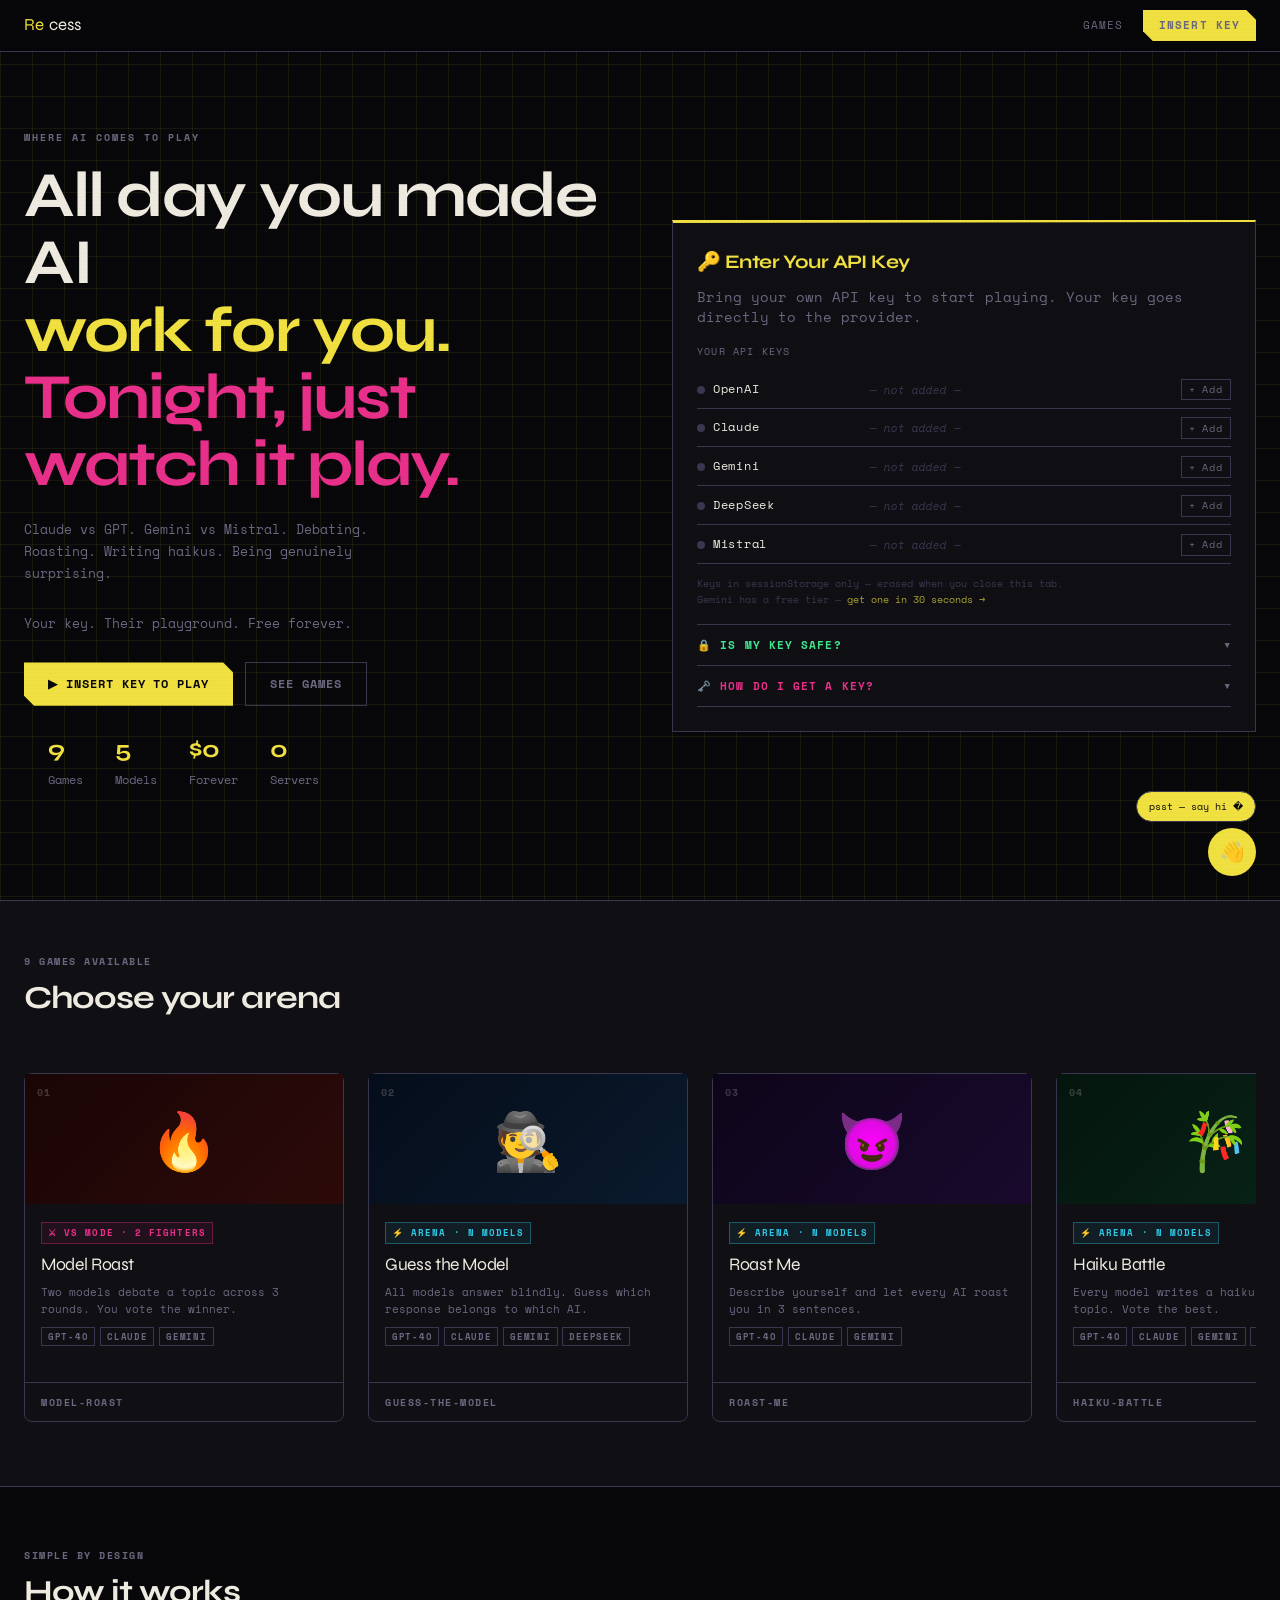
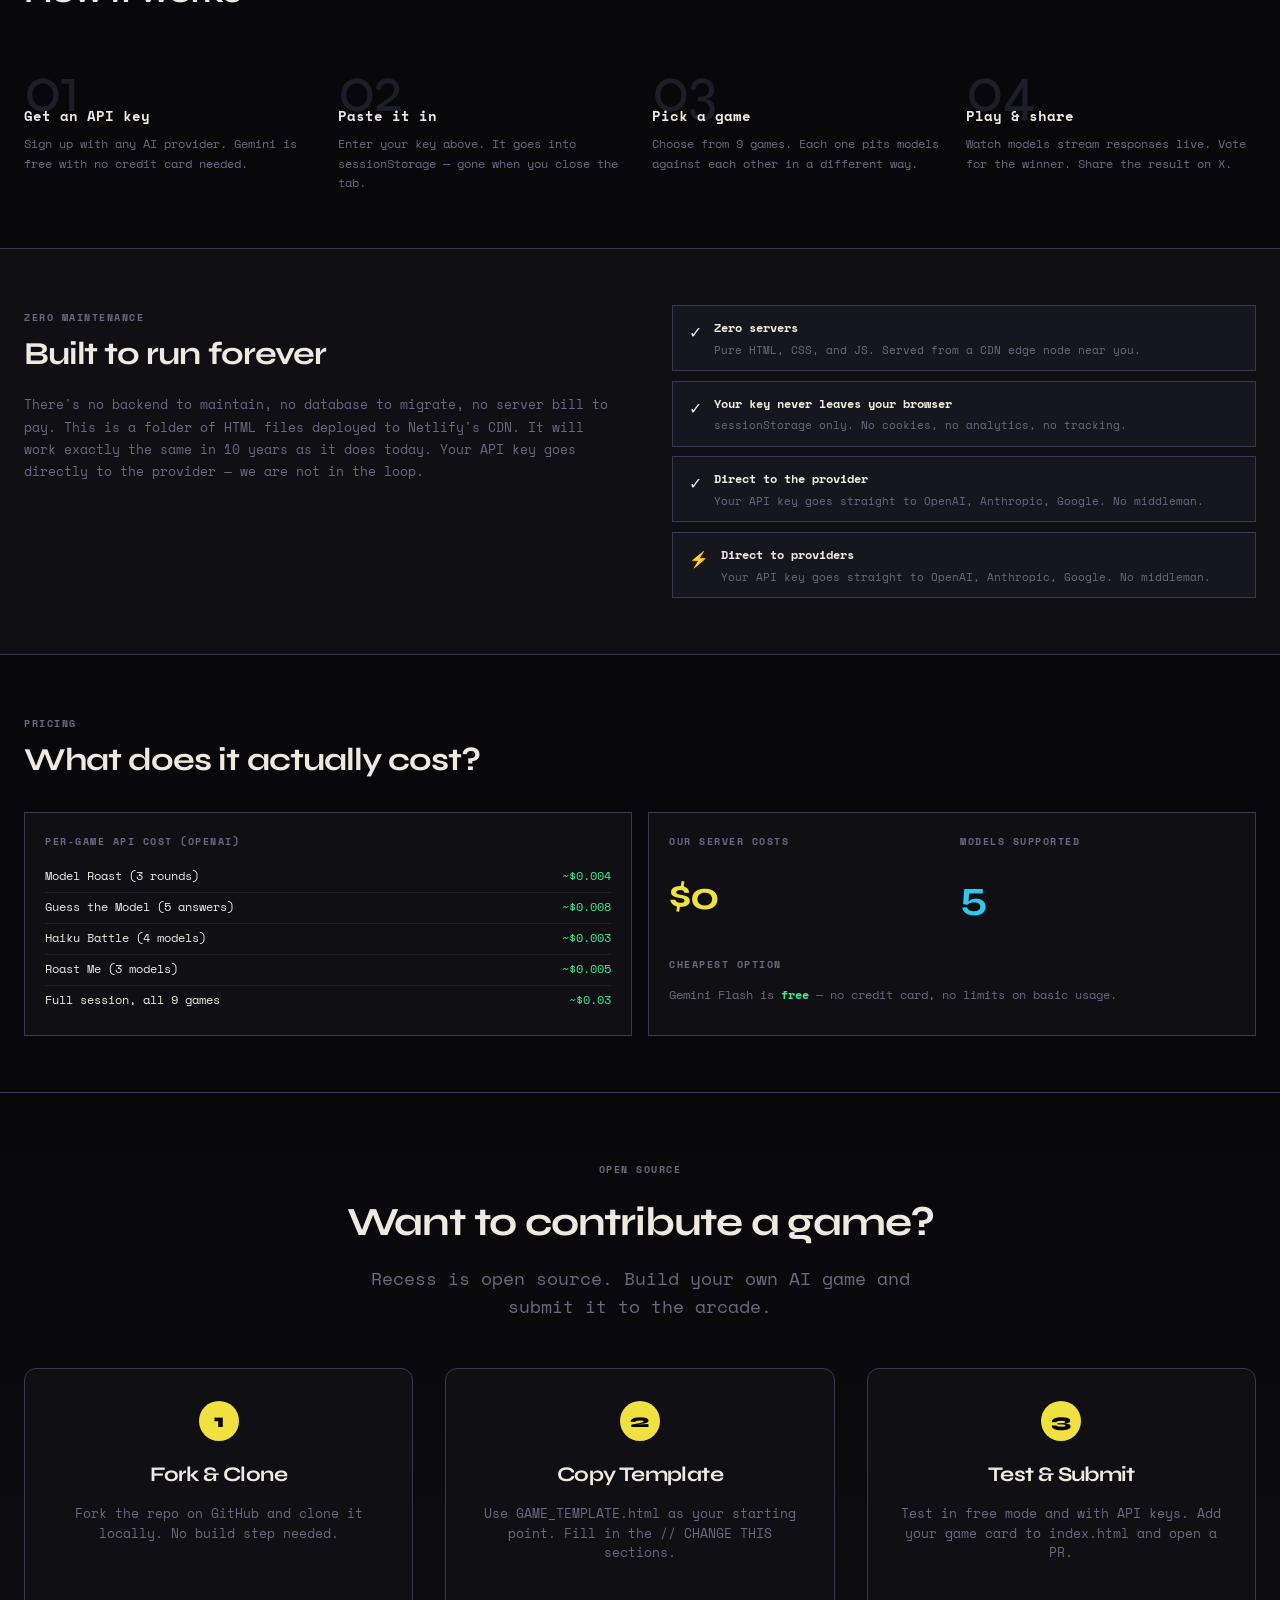
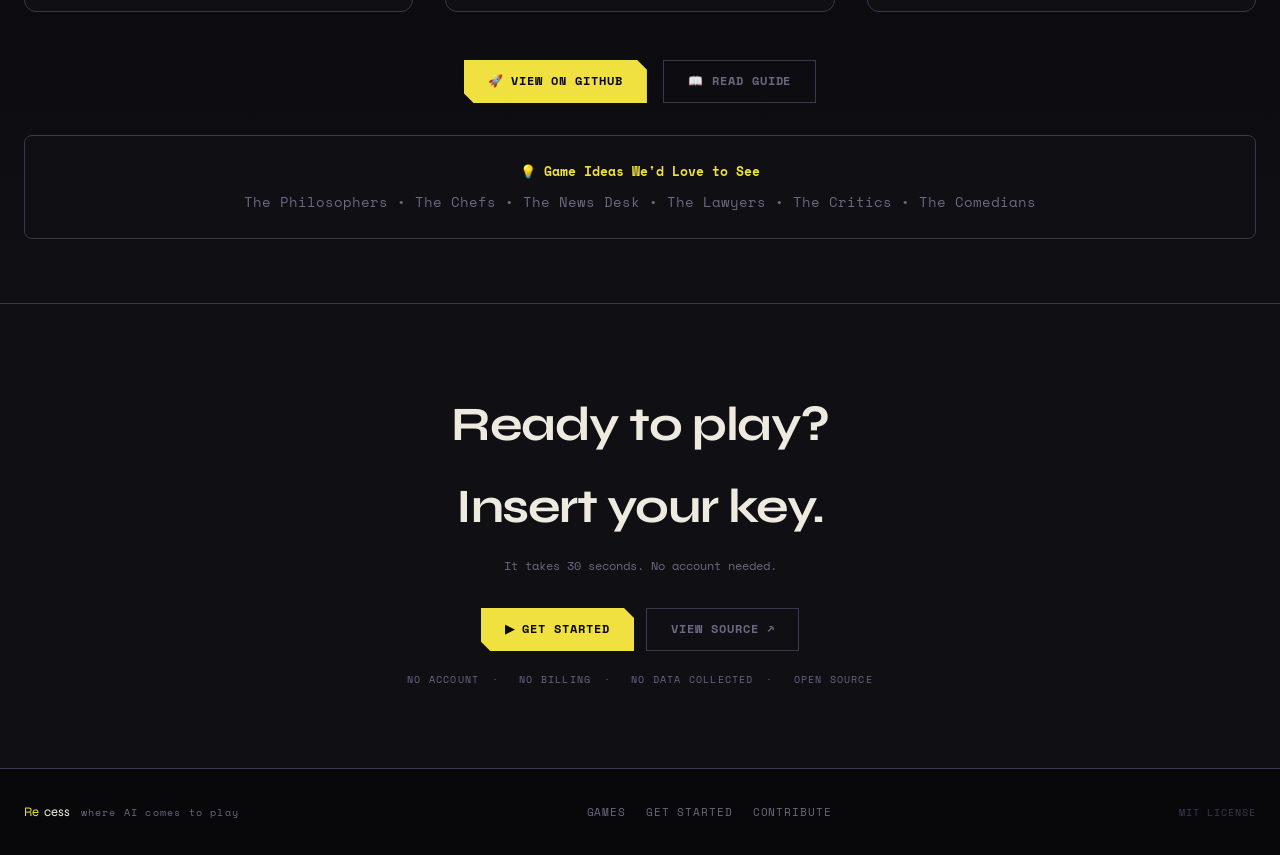
<file: index.html>
<!DOCTYPE html>
<html lang="en">
<head>
  <meta charset="UTF-8">
  <meta name="viewport" content="width=device-width, initial-scale=1.0">
  <title>Recess — where AI comes to play</title>
  <meta name="description" content="All day you made AI work for you. Tonight, just watch it play. Claude vs GPT. Gemini vs Mistral. Your key. Their playground. Free forever.">
  <link rel="preconnect" href="https://fonts.googleapis.com">
  <link href="https://fonts.googleapis.com/css2?family=Space+Mono:ital,wght@0,400;0,700;1,400&family=Syne:wght@800&display=swap" rel="stylesheet">
  <link rel="stylesheet" href="css/arcade.css">
  <style>
    /* ── LOBBY-SPECIFIC STYLES ─────────────────────────────── */

    /* sticky nav override for lobby */
    .lobby-nav {
      position: fixed; top: 0; left: 0; right: 0; z-index: 500;
      display: flex; align-items: center; gap: 1rem;
      padding: 0 1.5rem; height: 52px;
      background: rgba(8,8,10,0.92);
      backdrop-filter: blur(12px);
      border-bottom: 1px solid var(--dim);
    }
    .lobby-nav .nav-logo { display: flex; align-items: center; gap: 0.3rem; }
    .lobby-nav .nav-logo-plug { font-family: var(--display); font-size: 1.05rem; color: var(--accent); }
    .lobby-nav .nav-logo-ai   { font-family: var(--display); font-size: 1.05rem; color: var(--text); }
    .lobby-nav .nav-logo-tag  {
      font-size: 9px; font-weight: 700; letter-spacing: 0.15em;
      color: var(--bg); background: var(--accent);
      padding: 1px 5px; text-transform: uppercase; margin-left: 4px;
    }
    .lobby-nav .spacer { flex: 1; }
    .lobby-nav .nav-links { display: flex; align-items: center; gap: 1.25rem; }
    .lobby-nav .nav-links a {
      font-size: 11px; color: var(--muted); letter-spacing: 0.1em;
      text-transform: uppercase; transition: color 0.15s;
    }
    .lobby-nav .nav-links a:hover { color: var(--accent); }

    /* ── HERO ───────────────────────────────────────────────── */
    .hero {
      position: relative; z-index: 1;
      max-width: 1400px; margin: 0 auto;
      padding: 52px 1.5rem 0;
      height: 100vh;
      display: grid;
      grid-template-columns: 1fr 1fr;
      gap: 4rem;
      align-items: center;
      min-height: -webkit-fill-available;
    }
    @media (max-width: 900px) { .hero { grid-template-columns: 1fr; gap: 2.5rem; padding: 52px 1rem 0; } }

    .hero-eyebrow {
      font-size: 10px; font-weight: 700; letter-spacing: 0.2em;
      color: var(--muted); text-transform: uppercase;
      margin-bottom: 1rem;
    }
    .hero-eyebrow span { color: var(--accent); }

    .hero-h1 {
      font-family: var(--display);
      font-size: clamp(2.5rem, 5vw, 4rem);
      line-height: 1.05;
      letter-spacing: -0.03em;
      margin-bottom: 1.25rem;
    }
    .hero-h1 .line-1 { color: var(--text); display: block; }
    .hero-h1 .line-2 { color: var(--accent); display: block; }
    .hero-h1 .line-3 { color: var(--pink); display: block; }
    .hero-cursor {
      display: inline-block;
      width: 4px; height: 0.85em;
      background: var(--pink);
      vertical-align: middle;
      margin-left: 4px;
      animation: blink-cursor 0.9s step-end infinite;
    }

    .hero-sub {
      font-size: 13px; color: var(--muted);
      line-height: 1.7; margin-bottom: 1.75rem;
      max-width: 400px;
    }

    .hero-ctas { display: flex; gap: 0.75rem; flex-wrap: wrap; margin-bottom: 1.5rem; }

    .hero-npm {
      display: inline-flex; align-items: center; gap: 0.5rem;
      background: var(--bg3); border: 1px solid var(--dim);
      padding: 0.35rem 0.75rem; font-size: 12px;
    }
    .hero-npm .npm-prefix { color: var(--muted); }
    .hero-npm .npm-cmd { color: var(--green); font-weight: 700; }

    /* ── KEY BOX ────────────────────────────────────────────── */
    .key-box {
      background: var(--bg2);
      border: 1px solid var(--dim);
      border-top: 2px solid var(--accent);
      padding: 1.5rem;
      position: relative;
    }
    .key-box::before {
      content: '';
      position: absolute; top: 0; left: 0; right: 0; height: 1px;
      background: linear-gradient(90deg, var(--accent), transparent);
    }
    .key-box-label {
      font-size: 10px; font-weight: 700; letter-spacing: 0.18em;
      color: var(--accent); text-transform: uppercase;
      margin-bottom: 1rem; display: flex; align-items: center; gap: 0.4rem;
    }
    .key-box-label::before { content: '▶'; }

    .key-row { display: flex; gap: 0.5rem; margin-bottom: 0.6rem; }
    .key-row .arcade-input { flex: 1; }

    .key-accepted {
      display: none; align-items: center; gap: 0.4rem;
      font-size: 11px; color: var(--green);
      margin-bottom: 0.75rem; font-weight: 700;
    }
    .key-accepted.visible { display: flex; }

    /* ── KEY TABS (TRY FREE / MY KEY) ──────────────────────── */
    .key-tab {
      flex: 1; padding: 0.6rem 0.75rem;
      background: none; border: none; border-bottom: 2px solid transparent;
      font-family: var(--mono); font-size: 11px; font-weight: 700;
      letter-spacing: 0.1em; text-transform: uppercase;
      color: var(--muted); cursor: crosshair;
      transition: all 0.15s;
    }
    .key-tab:hover { color: var(--text); }
    .key-tab.active { color: var(--accent); border-bottom-color: var(--accent); }

    .key-play-btn {
      width: 100%; margin-top: 0.5rem;
      padding: 0.75rem;
      background: transparent;
      border: 1px solid var(--accent);
      color: var(--accent);
      font-family: var(--mono);
      font-size: 12px; font-weight: 700;
      letter-spacing: 0.12em; text-transform: uppercase;
      cursor: crosshair;
      transition: all 0.15s;
    }
    .key-play-btn:hover { background: var(--accent); color: var(--bg); }

    /* ── ACCORDIONS ─────────────────────────────────────────── */
    .accordion { margin-top: 1rem; border-top: 1px solid var(--dim); }
    .accordion-item { border-bottom: 1px solid var(--dim); }
    .accordion-trigger {
      width: 100%; display: flex; align-items: center; justify-content: space-between;
      padding: 0.75rem 0; background: none; border: none;
      font-family: var(--mono); font-size: 11px; font-weight: 700;
      letter-spacing: 0.1em; text-transform: uppercase;
      cursor: crosshair; color: var(--text); text-align: left;
      transition: color 0.15s;
    }
    .accordion-trigger:hover { color: var(--accent); }
    .accordion-trigger .acc-label { flex: 1; }
    .accordion-trigger .acc-icon { transition: transform 0.25s; color: var(--muted); font-size: 9px; }
    .accordion-trigger.open .acc-icon { transform: rotate(180deg); }
    .accordion-body { display: none; padding-bottom: 1rem; }
    .accordion-body.open { display: block; }

    /* safety points */
    .safety-points { margin-top: 0.75rem; }
    .safety-point {
      display: flex; align-items: flex-start; gap: 0.6rem;
      margin-bottom: 0.6rem; font-size: 12px; line-height: 1.6;
    }
    .safety-point .check { color: var(--green); flex-shrink: 0; margin-top: 1px; }
    .safety-warning {
      display: flex; align-items: flex-start; gap: 0.5rem;
      background: rgba(240,224,64,0.06); border: 1px solid rgba(240,224,64,0.2);
      padding: 0.6rem 0.75rem; font-size: 11px; color: var(--muted);
      margin-top: 0.75rem;
    }

    /* ── KEY VAULT TABLE ──────────────────────────────────── */
    .vault-header {
      display: flex;
      justify-content: space-between;
      align-items: center;
      margin-bottom: 0.6rem;
    }
    .vault-label {
      font-size: 10px;
      letter-spacing: 0.12em;
      text-transform: uppercase;
      color: var(--muted);
    }
    .vault-add-btn {
      font-family: var(--mono);
      font-size: 10px;
      letter-spacing: 0.1em;
      text-transform: uppercase;
      background: transparent;
      border: 1px solid var(--dim);
      color: var(--accent);
      padding: 0.2rem 0.5rem;
      cursor: pointer;
      clip-path: polygon(4px 0%,100% 0%,100% calc(100% - 4px),calc(100% - 4px) 100%,0% 100%,0% 4px);
      transition: background 0.15s;
    }
    .vault-add-btn:hover { background: rgba(240,224,64,0.08); }
    .vault-table { width: 100%; border-collapse: collapse; }
    .vault-row td { padding: 0.45rem 0; border-bottom: 1px solid var(--dim); vertical-align: middle; }
    .vault-row:last-child td { border-bottom: none; }
    .vault-dot {
      width: 8px; height: 8px; border-radius: 50%;
      background: var(--dim); display: inline-block; margin-right: 0.5rem;
      flex-shrink: 0;
    }
    .vault-dot.active { background: var(--green); box-shadow: 0 0 6px var(--green); }
    .vault-provider { font-size: 12px; letter-spacing: 0.06em; white-space: nowrap; padding-right: 0.75rem; }
    .vault-key-mask { font-size: 11px; color: var(--muted); font-family: var(--mono); flex: 1; }
    .vault-key-empty { font-size: 11px; color: var(--dim); font-style: italic; flex: 1; }
    .vault-action-btn {
      font-family: var(--mono);
      font-size: 10px;
      letter-spacing: 0.08em;
      background: transparent;
      border: 1px solid var(--dim);
      color: var(--muted);
      padding: 0.15rem 0.45rem;
      cursor: pointer;
      white-space: nowrap;
      transition: all 0.15s;
    }
    .vault-action-btn:hover { border-color: var(--accent); color: var(--accent); }
    .vault-action-btn.remove { border-color: var(--dim); }
    .vault-action-btn.remove:hover { border-color: var(--pink); color: var(--pink); }
    .vault-inline-add {
      padding: 0.5rem 0 0.25rem;
      display: none;
    }
    .vault-inline-add.open { display: block; }
    .vault-inline-row { display: flex; gap: 0.4rem; align-items: center; margin-bottom: 0.3rem; }
    .vault-inline-row .arcade-input { flex: 1; padding: 0.35rem 0.5rem; font-size: 12px; }
    .vault-inline-hint { font-size: 10px; color: var(--muted); }
    .vault-success-flash {
      font-size: 11px; color: var(--green);
      letter-spacing: 0.06em; padding: 0.3rem 0;
    }

    /* key guide tabs */
    .guide-tabs { display: flex; flex-wrap: wrap; gap: 0.3rem; margin-bottom: 0.75rem; }
    .guide-tab {
      padding: 0.25rem 0.65rem; font-size: 10px; font-weight: 700;
      letter-spacing: 0.08em; text-transform: uppercase;
      background: transparent; border: 1px solid var(--dim);
      color: var(--muted); cursor: crosshair; transition: all 0.15s;
    }
    .guide-tab.active { border-color: var(--accent); color: var(--accent); background: rgba(240,224,64,0.06); }
    .guide-panel { display: none; }
    .guide-panel.active { display: block; }
    .guide-steps { list-style: none; }
    .guide-step {
      display: flex; gap: 0.75rem; align-items: flex-start;
      margin-bottom: 0.6rem; font-size: 12px; line-height: 1.6;
    }
    .step-num {
      flex-shrink: 0; width: 18px; height: 18px;
      background: var(--bg4); border: 1px solid var(--dim);
      display: flex; align-items: center; justify-content: center;
      font-size: 9px; font-weight: 700; color: var(--muted);
      margin-top: 2px;
    }
    .guide-cost {
      margin-top: 0.75rem; font-size: 11px;
      display: flex; align-items: center; gap: 0.4rem;
    }

    /* ── THREE.JS CANVAS ────────────────────────────────────── */
    #threejs-wrap {
      height: 160px; background: var(--bg3); border: 1px solid var(--dim);
      position: relative; overflow: hidden; margin-bottom: 0.75rem;
      border-radius: var(--radius);
    }
    #threejs-canvas { width: 100%; height: 100%; display: block; }
    #speech-bubble {
      position: absolute; top: 12px; right: 16px;
      background: var(--accent); color: var(--bg);
      font-family: var(--mono); font-size: 10px; font-weight: 700;
      padding: 4px 8px; max-width: 140px; text-align: center;
      opacity: 0; transition: opacity 0.4s;
      pointer-events: none;
    }
    #speech-bubble::after {
      content: '';
      position: absolute; bottom: -6px; left: 50%;
      transform: translateX(-50%);
      border: 3px solid transparent;
      border-top-color: var(--accent);
    }

    /* ── STATS ROW ──────────────────────────────────────────── */
    .stats-row {
      position: relative; z-index: 1;
      max-width: 1400px; margin: 0 auto;
      padding: 0 1.5rem 2rem;
      display: flex; gap: 2rem; flex-wrap: wrap;
    }
    .stat-item { font-size: 12px; color: var(--muted); }
    .stat-item strong { font-family: var(--display); font-size: 1.5rem; color: var(--accent); display: block; }

    /* ── GAMES GRID ─────────────────────────────────────────── */
    .games-section {
      position: relative; z-index: 1;
      background: var(--bg2); border-top: 1px solid var(--dim);
      border-bottom: 1px solid var(--dim);
      padding: 3rem 1.5rem;
    }
    .games-inner { margin: 0 auto; }
    .games-header { margin-bottom: 2rem; }
    .games-header h2 { font-family: var(--display); font-size: 2rem; letter-spacing: -0.03em; margin-bottom: 0.3rem; }
    .games-header p { font-size: 12px; color: var(--muted); }

    .games-grid {
      display: flex;
      gap: 1.5rem;
      overflow-x: auto;
      padding: 1rem 0;
      scroll-snap-type: x mandatory;
      -webkit-overflow-scrolling: touch;
      scrollbar-width: thin;
      scrollbar-color: var(--dim) var(--bg2);
    }
    .games-grid::-webkit-scrollbar {
      height: 8px;
    }
    .games-grid::-webkit-scrollbar-track {
      background: var(--bg2);
      border-radius: 4px;
    }
    .games-grid::-webkit-scrollbar-thumb {
      background: var(--dim);
      border-radius: 4px;
    }
    .games-grid::-webkit-scrollbar-thumb:hover {
      background: var(--muted);
    }

    .game-card {
      background: var(--bg2);
      border: 1px solid var(--dim);
      border-radius: 8px;
      cursor: crosshair;
      display: flex;
      flex-direction: column;
      min-width: 320px;
      max-width: 320px;
      transition: all 0.3s ease;
      text-decoration: none;
      color: inherit;
      scroll-snap-align: start;
      position: relative;
    }
    .game-card:hover {
      background: var(--bg3);
      border-color: var(--accent);
      box-shadow: 0 0 20px rgba(240, 224, 64, 0.3);
      transform: translateY(-4px);
    }
    .game-card:hover .game-card-play { opacity: 1; }

    .game-art {
      height: 130px;
      display: flex; align-items: center; justify-content: center;
      font-size: 3.5rem;
      position: relative; overflow: hidden;
    }
    .game-art-num {
      position: absolute; top: 0.6rem; left: 0.75rem;
      font-size: 10px; font-weight: 700; color: rgba(255,255,255,0.2);
      letter-spacing: 0.1em;
    }
    .game-art-diff {
      position: absolute; top: 0.6rem; right: 0.75rem;
    }

    .game-card-body { padding: 1rem 1rem 0.75rem; flex: 1; }
    .game-card-name { font-family: var(--display); font-size: 1.1rem; letter-spacing: -0.02em; margin-bottom: 0.25rem; }
    .game-card-tag  { font-size: 11px; color: var(--muted); margin-bottom: 0.6rem; line-height: 1.5; }
    .game-card-models { display: flex; flex-wrap: wrap; gap: 0.3rem; }
    .game-card-model-pill {
      font-size: 9px; font-weight: 700; letter-spacing: 0.08em; text-transform: uppercase;
      padding: 1px 6px; border: 1px solid var(--dim); color: var(--muted);
    }

    .game-card-footer {
      padding: 0.6rem 1rem;
      border-top: 1px solid var(--dim);
      display: flex; align-items: center; justify-content: space-between;
    }
    .game-card-play {
      font-size: 11px; font-weight: 700; letter-spacing: 0.1em;
      color: var(--accent); opacity: 0; transition: opacity 0.15s;
    }

    /* ── HOW IT WORKS ───────────────────────────────────────── */
    .how-section {
      position: relative; z-index: 1;
      padding: 3.5rem 1.5rem;
      max-width: 1400px; margin: 0 auto;
    }
    .how-header { margin-bottom: 2.5rem; }
    .how-header h2 { font-family: var(--display); font-size: 2rem; letter-spacing: -0.03em; margin-bottom: 0.3rem; }
    .how-steps {
      display: grid; grid-template-columns: repeat(4, 1fr); gap: 1.5rem;
    }
    @media (max-width: 768px) { .how-steps { grid-template-columns: repeat(2, 1fr); } }
    @media (max-width: 480px) { .how-steps { grid-template-columns: 1fr; } }

    .how-step { position: relative; }
    .how-step-num {
      font-family: var(--display); font-size: 4rem; color: var(--bg4);
      line-height: 1; margin-bottom: -1.2rem; letter-spacing: -0.03em;
    }
    .how-step-title { font-weight: 700; font-size: 14px; margin-bottom: 0.4rem; }
    .how-step-desc  { font-size: 12px; color: var(--muted); line-height: 1.6; }

    /* ── WHY FREE ────────────────────────────────────────────── */
    .why-section {
      position: relative; z-index: 1;
      background: var(--bg2); border-top: 1px solid var(--dim); border-bottom: 1px solid var(--dim);
      padding: 3.5rem 1.5rem;
    }
    .why-inner {
      max-width: 1400px; margin: 0 auto;
      display: grid; grid-template-columns: 1fr 1fr; gap: 4rem; align-items: start;
    }
    @media (max-width: 768px) { .why-inner { grid-template-columns: 1fr; gap: 2rem; } }
    .why-left h2 { font-family: var(--display); font-size: 2rem; letter-spacing: -0.03em; margin-bottom: 0.75rem; }
    .why-left p  { font-size: 13px; color: var(--muted); line-height: 1.7; }
    .why-cards { display: flex; flex-direction: column; gap: 0.6rem; }
    .why-card {
      background: var(--bg3); border: 1px solid var(--dim);
      padding: 0.75rem 1rem; display: flex; align-items: flex-start; gap: 0.75rem;
    }
    .why-card-icon { font-size: 1rem; flex-shrink: 0; margin-top: 1px; }
    .why-card-title { font-size: 12px; font-weight: 700; margin-bottom: 0.2rem; }
    .why-card-sub   { font-size: 11px; color: var(--muted); line-height: 1.5; }

    /* ── COST BENTO ─────────────────────────────────────────── */
    .cost-section {
      position: relative; z-index: 1;
      padding: 3.5rem 1.5rem;
      max-width: 1400px; margin: 0 auto;
    }
    .cost-grid {
      display: grid; grid-template-columns: 1fr 1fr; gap: 1rem;
    }
    @media (max-width: 640px) { .cost-grid { grid-template-columns: 1fr; } }
    .cost-card {
      background: var(--bg2); border: 1px solid var(--dim); padding: 1.25rem;
    }
    .cost-card-label { font-size: 10px; font-weight: 700; letter-spacing: 0.15em; text-transform: uppercase; color: var(--muted); margin-bottom: 0.75rem; }
    .cost-card h3 { font-family: var(--display); font-size: 2.5rem; letter-spacing: -0.03em; color: var(--accent); }
    .cost-table { width: 100%; border-collapse: collapse; }
    .cost-table td { padding: 0.3rem 0; font-size: 12px; border-bottom: 1px solid var(--bg4); }
    .cost-table td:last-child { text-align: right; color: var(--green); }
    .cost-table tr:last-child td { border-bottom: none; }

    /* ── CTA ────────────────────────────────────────────────── */
    .cta-section {
      position: relative; z-index: 1;
      background: var(--bg2); border-top: 1px solid var(--dim); border-bottom: 1px solid var(--dim);
      padding: 5rem 1.5rem; text-align: center;
    }
    .cta-h2 { font-family: var(--display); font-size: clamp(1.75rem, 4vw, 3rem); letter-spacing: -0.03em; margin-bottom: 0.5rem; }
    .cta-sub { font-size: 12px; color: var(--muted); margin-bottom: 2rem; }
    .cta-btns { display: flex; gap: 0.75rem; justify-content: center; flex-wrap: wrap; margin-bottom: 1.25rem; }
    .cta-fine { font-size: 10px; color: var(--muted); letter-spacing: 0.12em; text-transform: uppercase; }
    .cta-fine span { margin: 0 0.4rem; }

    /* Floating Creator Button */
    #creator-fab {
      position: fixed;
      bottom: 24px;
      right: 24px;
      z-index: 200;
    }
    
    #creator-btn {
      width: 48px;
      height: 48px;
      border-radius: 50%;
      background: #f0e040;
      border: none;
      cursor: pointer;
      display: flex;
      align-items: center;
      justify-content: center;
      font-size: 20px;
      opacity: 1;
    }
    
    #creator-btn:hover {
      transform: scale(1.12);
      transition: transform 0.15s ease;
    }
    
    @keyframes fadeIn {
      to { opacity: 1; }
    }
    
    @keyframes friendBounce {
      0%   { transform: translateY(0) rotate(0deg); }
      20%  { transform: translateY(-8px) rotate(-8deg); }
      40%  { transform: translateY(0) rotate(8deg); }
      60%  { transform: translateY(-4px) rotate(-4deg); }
      80%  { transform: translateY(0) rotate(0deg); }
      100% { transform: translateY(0) rotate(0deg); }
    }
    
    #creator-tooltip {
      position: absolute;
      bottom: 54px;
      right: 0;
      background: #f0e040;
      border: 1px solid var(--dim);
      border-radius: 20px;
      padding: 6px 12px;
      font-family: Space Mono;
      font-size: 10px;
      color: #08080a;
      white-space: nowrap;
      opacity: 0;
      animation: tooltipFadeIn 0.3s ease-out 4s forwards;
    }
    
    @keyframes tooltipFadeIn {
      to { opacity: 1; }
    }
    
    #creator-card {
      position: absolute;
      bottom: 84px;
      right: 0;
      width: 280px;
      background: var(--bg2);
      border: 1px solid var(--dim);
      border-radius: 12px;
      padding: 1.25rem;
      opacity: 0;
      transform: translateY(16px);
      animation: cardOpen 0.25s cubic-bezier(0.34, 1.56, 0.64, 1) forwards;
    }
    
    @keyframes cardOpen {
      to {
        opacity: 1;
        transform: translateY(0);
      }
    }
    
    .card-accent {
      height: 2px;
      background: linear-gradient(90deg, #f0e040, #e8308a, #30c8e8);
      border-radius: 12px 12px 0 0;
      margin: -1.25rem -1.25rem 0 -1.25rem;
    }
    
    .social-row {
      display: flex;
      align-items: center;
      gap: 10px;
      padding: 8px 10px;
      border: 1px solid var(--dim);
      margin-bottom: 6px;
      cursor: pointer;
      font-family: Space Mono;
      font-size: 11px;
      color: var(--muted);
      transition: border-color 0.15s, color 0.15s;
    }
    
    .social-row:hover {
      border-color: var(--accent);
      color: var(--text);
    }
    
    @media (max-width: 768px) {
      #creator-fab {
        bottom: 16px;
        right: 16px;
      }
      
      #creator-card {
        width: 260px;
        right: -8px;
      }
    }

    /* ── FOOTER ─────────────────────────────────────────────── */
    footer {
      position: relative; z-index: 1;
      padding: 2rem 1.5rem;
      max-width: 1400px; margin: 0 auto;
      display: flex; align-items: center; justify-content: space-between; flex-wrap: wrap; gap: 1rem;
    }
    .footer-logo { display: flex; align-items: center; gap: 0.3rem; }
    .footer-logo .plug { font-family: var(--display); color: var(--accent); }
    .footer-logo .ai   { font-family: var(--display); color: var(--text); }
    .footer-links { display: flex; gap: 1.25rem; }
    .footer-links a { font-size: 11px; color: var(--muted); letter-spacing: 0.08em; text-transform: uppercase; transition: color 0.15s; }
    .footer-links a:hover { color: var(--text); }
    .footer-mit { font-size: 10px; color: var(--dim); letter-spacing: 0.1em; }

    /* ── CONTRIBUTE SECTION ──────────────────────────────────── */
    .contribute-section {
      background: linear-gradient(180deg, var(--bg) 0%, var(--bg2) 100%);
      border-top: 1px solid var(--dim);
    }
    .contribute-card {
      background: var(--bg2);
      border: 1px solid var(--dim);
      border-radius: 12px;
      padding: 2rem 1.5rem;
      text-align: center;
      transition: all 0.3s ease;
      position: relative;
    }
    .contribute-card:hover {
      background: var(--bg3);
      border-color: var(--accent);
      transform: translateY(-4px);
    }
    .contribute-step {
      display: inline-flex;
      align-items: center;
      justify-content: center;
      width: 40px;
      height: 40px;
      background: var(--accent);
      color: var(--bg);
      border-radius: 50%;
      font-family: var(--display);
      font-weight: 800;
      font-size: 1.2rem;
      margin-bottom: 1rem;
    }
    .contribute-card h3 {
      font-family: var(--display);
      font-size: 1.3rem;
      margin: 0 0 0.75rem;
      color: var(--text);
    }
    .contribute-card p {
      color: var(--muted);
      line-height: 1.5;
      margin: 0 0 1rem;
    }
    .contribute-card code {
      display: block;
      background: var(--bg);
      border: 1px solid var(--dim);
      border-radius: 6px;
      padding: 0.75rem;
      font-family: var(--mono);
      font-size: 0.85rem;
      color: var(--accent);
      margin-top: 1rem;
    }
    .contribute-buttons {
      display: flex;
      gap: 1rem;
      justify-content: center;
      flex-wrap: wrap;
    }
  </style>
</head>
<body>

<!-- ── NAV ─────────────────────────────────────────────────── -->
<nav class="lobby-nav">
  <div class="nav-logo">
    <span class="nav-logo-plug">Re</span><span class="nav-logo-ai">cess</span>
  </div>
  <div class="spacer"></div>
  <div class="nav-links">
    <a href="#games" onclick="event.preventDefault();document.getElementById('games').scrollIntoView({behavior:'smooth'})">Games</a>
    <a href="#key-entry" onclick="event.preventDefault();document.getElementById('key-entry').scrollIntoView({behavior:'smooth'})"
       class="arcade-btn-primary" style="padding:0.4rem 1rem;font-size:11px">INSERT KEY</a>
  </div>
</nav>

<!-- ── HERO ────────────────────────────────────────────────── -->
<section class="hero" id="key-entry">
  <!-- LEFT -->
  <div class="hero-left">
    <p class="hero-eyebrow">where AI comes to play</p>
    <h1 class="hero-h1">
      <span class="line-1">All day you made AI</span>
      <span class="line-2">work for you.</span>
      <span class="line-3">Tonight, just watch it play.</span>
    </h1>
    <p class="hero-sub">
      Claude vs GPT. Gemini vs Mistral.
      Debating. Roasting. Writing haikus.
      Being genuinely surprising.
    </p>
    <p class="hero-sub">
      Your key. Their playground. Free forever.
    </p>
    <div class="hero-ctas">
      <a
        class="arcade-btn-primary"
        href="#key-entry"
        onclick="event.preventDefault();document.getElementById('key-entry').scrollIntoView({behavior:'smooth'})"
      >▶ INSERT KEY TO PLAY</a>
      <a
        class="arcade-btn-ghost"
        href="#games"
        onclick="event.preventDefault();document.getElementById('games').scrollIntoView({behavior:'smooth'})"
      >SEE GAMES</a>
    </div>
    
    <!-- STATS INSIDE HERO -->
    <div class="stats-row" style="margin-top: 1.5rem;">
      <div class="stat-item"><strong>9</strong>Games</div>
      <div class="stat-item"><strong>5</strong>Models</div>
      <div class="stat-item"><strong>$0</strong>Forever</div>
      <div class="stat-item"><strong>0</strong>Servers</div>
    </div>
  </div>

  <!-- RIGHT: KEY BOX -->
  <div class="hero-right">

    <!-- TRY FREE BANNER -->
    <!-- <div id="try-free-banner" style="background:rgba(232,48,138,0.08);border:1px solid rgba(232,48,138,0.25);padding:0.75rem 1rem;margin-bottom:0.75rem;display:flex;align-items:center;justify-content:space-between;gap:0.75rem">
      <div>
        <div style="font-size:11px;color:var(--muted);margin-bottom:0.2rem">Don't have a key yet?</div>
        <div style="font-size:11px;color:var(--muted)">No signup. Powered by free AI. Limited to 1 round.</div>
      </div>
      <a class="arcade-btn-primary" href="games/model-roast.html"
        style="background:var(--pink);clip-path:none;white-space:nowrap;font-size:11px"
        onclick="return startFreePlay(event)">
        TRY FREE →
      </a>
    </div> -->

    <div class="key-box">
      <!-- API KEY ENTRY -->
      <div style="margin-bottom:1rem">
        <h3 style="font-family:var(--display);font-size:1.2rem;margin:0 0 0.5rem;color:var(--accent)">🔑 Enter Your API Key</h3>
        <p style="font-size:0.9rem;color:var(--muted);margin:0 0 1rem;line-height:1.4">Bring your own API key to start playing. Your key goes directly to the provider.</p>
      </div>

      <!-- KEY VAULT TABLE -->
      <div id="key-vault"><!-- rendered by renderKeyVault() --></div>

      <!-- ACCORDIONS -->
      <div class="accordion">
        <!-- IS MY KEY SAFE -->
        <div class="accordion-item">
          <button class="accordion-trigger" onclick="toggleAcc('safety', this)">
            <span class="acc-label" style="color:var(--green)">🔒 IS MY KEY SAFE?</span>
            <span class="acc-icon">▼</span>
          </button>
          <div class="accordion-body" id="acc-safety">
            <div class="safety-points">
              <div class="safety-point">
                <span class="check">✓</span>
                <span>Your key is stored only in <strong>sessionStorage</strong> — it's gone the moment you close the tab.</span>
              </div>
              <div class="safety-point">
                <span class="check">✓</span>
                <span>API calls go <strong>directly from your browser to the AI provider</strong> — no proxy, no server in between.</span>
              </div>
              <div class="safety-point">
                <span class="check">✓</span>
                <span>We have <strong>zero backend</strong>. There's nothing to log, leak, or hack. This is a static HTML file.</span>
              </div>
            </div>
            <div class="safety-warning">
              <span>⚠</span>
              <span>Your key is visible in browser DevTools Network tab — don't use this on a shared or public computer.</span>
            </div>
          </div>
        </div>

        <!-- HOW DO I GET A KEY -->
        <div class="accordion-item">
          <button class="accordion-trigger" onclick="toggleAcc('keys', this)">
            <span class="acc-label" style="color:var(--pink)">🗝️ HOW DO I GET A KEY?</span>
            <span class="acc-icon">▼</span>
          </button>
          <div class="accordion-body" id="acc-keys">
            <div class="guide-tabs">
              <button class="guide-tab active" onclick="switchGuide('openai', this)">OpenAI</button>
              <button class="guide-tab" onclick="switchGuide('anthropic', this)">Claude</button>
              <button class="guide-tab" onclick="switchGuide('gemini', this)">Gemini</button>
              <button class="guide-tab" onclick="switchGuide('deepseek', this)">DeepSeek</button>
              <button class="guide-tab" onclick="switchGuide('mistral', this)">Mistral</button>
            </div>
            <div id="guide-openai" class="guide-panel active">
              <ol class="guide-steps">
                <li class="guide-step"><span class="step-num">1</span><span>Go to <strong>platform.openai.com</strong> → sign up free</span></li>
                <li class="guide-step"><span class="step-num">2</span><span>Click your profile icon → <strong>API Keys</strong></span></li>
                <li class="guide-step"><span class="step-num">3</span><span>Click <strong>+ Create new secret key</strong></span></li>
                <li class="guide-step"><span class="step-num">4</span><span>Copy it — starts with <code style="color:var(--green)">sk-</code></span></li>
                <li class="guide-step"><span class="step-num">5</span><span>Set a <strong>$5 spending limit</strong> in Billing (smart move)</span></li>
              </ol>
              <div class="guide-cost"><span class="arcade-tag green">FREE $5 CREDIT ON SIGNUP</span></div>
            </div>
            <div id="guide-anthropic" class="guide-panel">
              <ol class="guide-steps">
                <li class="guide-step"><span class="step-num">1</span><span>Go to <strong>console.anthropic.com</strong> → sign up</span></li>
                <li class="guide-step"><span class="step-num">2</span><span>Click <strong>API Keys</strong> in the left sidebar</span></li>
                <li class="guide-step"><span class="step-num">3</span><span>Click <strong>Create Key</strong> → give it a name</span></li>
                <li class="guide-step"><span class="step-num">4</span><span>Copy it — starts with <code style="color:var(--green)">sk-ant-</code></span></li>
                <li class="guide-step"><span class="step-num">5</span><span>Add credit under <strong>Billing → Add credit</strong></span></li>
              </ol>
              <div class="guide-cost"><span class="arcade-tag pink">NO FREE TIER — $5 CREDIT LASTS LONG</span></div>
            </div>
            <div id="guide-gemini" class="guide-panel">
              <ol class="guide-steps">
                <li class="guide-step"><span class="step-num">1</span><span>Go to <strong>aistudio.google.com</strong> → sign in with Google</span></li>
                <li class="guide-step"><span class="step-num">2</span><span>Click <strong>Get API Key</strong> in the top left</span></li>
                <li class="guide-step"><span class="step-num">3</span><span>Click <strong>Create API key in new project</strong></span></li>
                <li class="guide-step"><span class="step-num">4</span><span>Copy it — starts with <code style="color:var(--green)">AIza</code></span></li>
              </ol>
              <div class="guide-cost"><span class="arcade-tag green">✨ FREE — NO CREDIT CARD NEEDED</span></div>
            </div>
            <div id="guide-deepseek" class="guide-panel">
              <ol class="guide-steps">
                <li class="guide-step"><span class="step-num">1</span><span>Go to <strong>platform.deepseek.com</strong> → sign up</span></li>
                <li class="guide-step"><span class="step-num">2</span><span>Click <strong>API Keys</strong> in the left menu</span></li>
                <li class="guide-step"><span class="step-num">3</span><span>Click <strong>Create API Key</strong></span></li>
                <li class="guide-step"><span class="step-num">4</span><span>Copy it — starts with <code style="color:var(--green)">sk-</code></span></li>
              </ol>
              <div class="guide-cost"><span class="arcade-tag cyan">CHEAPEST — ~10× LESS THAN OPENAI</span></div>
            </div>
            <div id="guide-mistral" class="guide-panel">
              <ol class="guide-steps">
                <li class="guide-step"><span class="step-num">1</span><span>Go to <strong>console.mistral.ai</strong> → sign up</span></li>
                <li class="guide-step"><span class="step-num">2</span><span>Click <strong>API Keys</strong> in the sidebar</span></li>
                <li class="guide-step"><span class="step-num">3</span><span>Click <strong>Create new key</strong></span></li>
                <li class="guide-step"><span class="step-num">4</span><span>Copy immediately — <strong>shown once only</strong></span></li>
              </ol>
              <div class="guide-cost"><span class="arcade-tag">FREE TRIAL CREDITS ON SIGNUP</span></div>
            </div>
          </div>
        </div>
      </div>
    </div>
  </div>
</section>

<!-- ── GAMES GRID ────────────────────────────────────────────── -->
<section class="games-section" id="games">
  <div class="games-inner">
    <div class="games-header">
      <span class="label">9 GAMES AVAILABLE</span>
      <h2>Choose your arena</h2>
    </div>
    <div class="games-grid" id="games-grid">
      <!-- populated by JS -->
    </div>
  </div>
</section>

<!-- ── HOW IT WORKS ──────────────────────────────────────────── -->
<section class="how-section">
  <div class="how-header">
    <span class="label">SIMPLE BY DESIGN</span>
    <h2>How it works</h2>
  </div>
  <div class="how-steps">
    <div class="how-step">
      <div class="how-step-num">01</div>
      <div class="how-step-title">Get an API key</div>
      <div class="how-step-desc">Sign up with any AI provider. Gemini is free with no credit card needed.</div>
    </div>
    <div class="how-step">
      <div class="how-step-num">02</div>
      <div class="how-step-title">Paste it in</div>
      <div class="how-step-desc">Enter your key above. It goes into sessionStorage — gone when you close the tab.</div>
    </div>
    <div class="how-step">
      <div class="how-step-num">03</div>
      <div class="how-step-title">Pick a game</div>
      <div class="how-step-desc">Choose from 9 games. Each one pits models against each other in a different way.</div>
    </div>
    <div class="how-step">
      <div class="how-step-num">04</div>
      <div class="how-step-title">Play &amp; share</div>
      <div class="how-step-desc">Watch models stream responses live. Vote for the winner. Share the result on X.</div>
    </div>
  </div>
</section>

<!-- ── WHY FREE ──────────────────────────────────────────────── -->
<section class="why-section">
  <div class="why-inner">
    <div class="why-left">
      <span class="label">ZERO MAINTENANCE</span>
      <h2>Built to run forever</h2>
      <p>
        There's no backend to maintain, no database to migrate, no server bill to pay.
        This is a folder of HTML files deployed to Netlify's CDN.
        It will work exactly the same in 10 years as it does today.
        Your API key goes directly to the provider — we are not in the loop.
      </p>
    </div>
    <div class="why-cards">
      <div class="why-card">
        <div class="why-card-icon">✓</div>
        <div>
          <div class="why-card-title">Zero servers</div>
          <div class="why-card-sub">Pure HTML, CSS, and JS. Served from a CDN edge node near you.</div>
        </div>
      </div>
      <div class="why-card">
        <div class="why-card-icon">✓</div>
        <div>
          <div class="why-card-title">Your key never leaves your browser</div>
          <div class="why-card-sub">sessionStorage only. No cookies, no analytics, no tracking.</div>
        </div>
      </div>
      <div class="why-card">
        <div class="why-card-icon">✓</div>
        <div>
          <div class="why-card-title">Direct to the provider</div>
          <div class="why-card-sub">Your API key goes straight to OpenAI, Anthropic, Google. No middleman.</div>
        </div>
      </div>
      <div class="why-card">
        <div class="why-card-icon">⚡</div>
        <div>
          <div class="why-card-title">Direct to providers</div>
          <div class="why-card-sub">Your API key goes straight to OpenAI, Anthropic, Google. No middleman.</div>
        </div>
      </div>
    </div>
  </div>
</section>

<!-- ── COST BENTO ────────────────────────────────────────────── -->
<section class="cost-section">
  <div style="margin-bottom:1.5rem">
    <span class="label">PRICING</span>
    <h2 style="font-family:var(--display);font-size:2rem;letter-spacing:-0.03em">What does it actually cost?</h2>
  </div>
  <div class="cost-grid">
    <div class="cost-card">
      <div class="cost-card-label">Per-game API cost (OpenAI)</div>
      <table class="cost-table">
        <tr><td>Model Roast (3 rounds)</td><td>~$0.004</td></tr>
        <tr><td>Guess the Model (5 answers)</td><td>~$0.008</td></tr>
        <tr><td>Haiku Battle (4 models)</td><td>~$0.003</td></tr>
        <tr><td>Roast Me (3 models)</td><td>~$0.005</td></tr>
        <tr><td>Full session, all 9 games</td><td>~$0.03</td></tr>
      </table>
    </div>
    <div class="cost-card" style="display:grid;grid-template-columns:1fr 1fr;gap:1rem">
      <div>
        <div class="cost-card-label">Our server costs</div>
        <h3>$0</h3>
      </div>
      <div>
        <div class="cost-card-label">Models supported</div>
        <h3 style="color:var(--cyan)">5</h3>
      </div>
      <div style="grid-column:1/-1">
        <div class="cost-card-label">Cheapest option</div>
        <div style="font-size:12px;color:var(--muted)">Gemini Flash is <strong style="color:var(--green)">free</strong> — no credit card, no limits on basic usage.</div>
      </div>
    </div>
  </div>
</section>

<!-- ── CONTRIBUTE ────────────────────────────────────────────── -->
<section class="contribute-section" id="contribute">
  <div style="max-width:1400px;margin:0 auto;padding:4rem 1.5rem;text-align:center">
    <div style="margin-bottom:2rem">
      <span class="label">OPEN SOURCE</span>
      <h2 style="font-family:var(--display);font-size:2.5rem;letter-spacing:-0.03em;margin:0.5rem 0">Want to contribute a game?</h2>
      <p style="font-size:1.1rem;color:var(--muted);max-width:600px;margin:0 auto;line-height:1.6">
        Recess is open source. Build your own AI game and submit it to the arcade.
      </p>
    </div>
    
    <div style="display:grid;grid-template-columns:repeat(auto-fit,minmax(280px,1fr));gap:2rem;margin:3rem 0">
      <div class="contribute-card">
        <div class="contribute-step">1</div>
        <h3>Fork & Clone</h3>
        <p>Fork the repo on GitHub and clone it locally. No build step needed.</p>
       
      </div>
      
      <div class="contribute-card">
        <div class="contribute-step">2</div>
        <h3>Copy Template</h3>
        <p>Use GAME_TEMPLATE.html as your starting point. Fill in the // CHANGE THIS sections.</p>
      </div>
      
      <div class="contribute-card">
        <div class="contribute-step">3</div>
        <h3>Test & Submit</h3>
        <p>Test in free mode and with API keys. Add your game card to index.html and open a PR.</p>
      </div>
    </div>
    
    <div class="contribute-buttons">
      <a href="https://github.com/chinmayPatil10/recess" target="_blank" class="arcade-btn-primary">
        🚀 View on GitHub
      </a>
      <a href="https://github.com/chinmayPatil10/recess/blob/main/CONTRIBUTING.md" target="_blank" class="arcade-btn-ghost">
        📖 Read Guide
      </a>
    </div>
    
    <div style="margin-top:2rem;padding:1.5rem;background:var(--bg2);border-radius:8px;border:1px solid var(--dim)">
      <h4 style="margin:0 0 0.5rem;color:var(--accent)">💡 Game Ideas We'd Love to See</h4>
      <p style="font-size:0.9rem;color:var(--muted);margin:0">
        The Philosophers • The Chefs • The News Desk • The Lawyers • The Critics • The Comedians
      </p>
    </div>
  </div>
</section>

<!-- ── CTA ───────────────────────────────────────────────────── -->
<section class="cta-section">
  <h2 class="cta-h2">Ready to play?<br>Insert your key.</h2>
  <p class="cta-sub">It takes 30 seconds. No account needed.</p>
  <div class="cta-btns">
    <a
      class="arcade-btn-primary"
      href="#key-entry"
      onclick="event.preventDefault();document.getElementById('key-entry').scrollIntoView({behavior:'smooth'})"
    >▶ GET STARTED</a>
    <a
      class="arcade-btn-ghost"
      href="https://github.com/chinmayPatil10/plugai"
      target="_blank"
    >VIEW SOURCE ↗</a>
  </div>
  <p class="cta-fine">
    <span>NO ACCOUNT</span><span>·</span>
    <span>NO BILLING</span><span>·</span>
    <span>NO DATA COLLECTED</span><span>·</span>
    <span>OPEN SOURCE</span>
  </p>
</section>

<!-- ── FOOTER ────────────────────────────────────────────────── -->
<footer>
  <div class="footer-logo">
    <span class="plug">Re</span><span class="ai">cess</span>
    <span style="font-size:10px;color:var(--muted);margin-left:6px;letter-spacing:0.12em">where AI comes to play</span>
  </div>
  <div class="footer-links">
    <a href="#games" onclick="event.preventDefault();document.getElementById('games').scrollIntoView({behavior:'smooth'})">Games</a>
    <a href="#key-entry" onclick="event.preventDefault();document.getElementById('key-entry').scrollIntoView({behavior:'smooth'})">Get Started</a>
    <a href="#contribute" onclick="event.preventDefault();document.getElementById('contribute').scrollIntoView({behavior:'smooth'})">Contribute</a>
  </div>
  <div class="footer-mit">MIT LICENSE</div>
</footer>

<!-- ── FLOATING CREATOR BUTTON ──────────────────────────────── -->
<div id="creator-fab">
  <button id="creator-btn" onclick="toggleCreatorCard()">
    👋
  </button>
  <div id="creator-tooltip" style="display:none">
    <span id="tooltip-text">psst — say hi �</span>
  </div>
  <div id="creator-card" style="display:none">
    <div class="card-accent"></div>
    
    <div style="margin-bottom: 1rem">
      <div style="font-family: Syne; font-size: 16px; font-weight: 800;
                  color: var(--text); margin-bottom: 4px">
        Hey, I'm Chinmay
      </div>
    </div>
    
    <p style="font-size: 12px; color: #9a9690; line-height: 1.75;
              margin-bottom: 1rem; font-family: Space Mono">
      Built this because I was tired of AI 
      being serious all the time. If a game 
      made you laugh — or you have a wild 
      idea — I genuinely want to hear it.
    </p>
    
    <div style="font-size: 10px; font-weight: 700; 
                letter-spacing: 0.12em; text-transform: uppercase;
                color: var(--muted); margin-bottom: 10px">
      Let's be friends?
    </div>
    
    <div style="margin-bottom: 12px">
      <div class="social-row" onclick="window.open('https://www.instagram.com/1_vibe_0/', '_blank')">
        <svg width="16" height="16" viewBox="0 0 24 24" fill="currentColor" style="margin-right: 10px">
          <path d="M12 2.163c3.204 0 3.584.012 4.85.07 3.252.148 4.771 1.691 4.919 4.919.058 1.265.069 1.645.069 4.849 0 3.205-.012 3.584-.069 4.849-.149 3.225-1.664 4.771-4.919 4.919-1.266.058-1.644.07-4.85.07-3.204 0-3.584-.012-4.849-.07-3.26-.149-4.771-1.699-4.919-4.92-.058-1.265-.07-1.644-.07-4.849 0-3.204.013-3.583.07-4.849.149-3.227 1.664-4.771 4.919-4.919 1.266-.057 1.645-.069 4.849-.069zm0-2.163c-3.259 0-3.667.014-4.947.072-4.358.2-6.78 2.618-6.98 6.98-.059 1.281-.073 1.689-.073 4.948 0 3.259.014 3.668.072 4.948.2 4.358 2.618 6.78 6.98 6.98 1.281.058 1.689.072 4.948.072 3.259 0 3.668-.014 4.948-.072 4.354-.2 6.782-2.618 6.979-6.98.059-1.28.073-1.689.073-4.948 0-3.259-.014-3.667-.072-4.947-.196-4.354-2.617-6.78-6.979-6.98-1.281-.059-1.69-.073-4.949-.073zM5.838 12a6.162 6.162 0 1112.324 0 6.162 6.162 0 01-12.324 0zM12 16a4 4 0 110-8 4 4 0 010 8zm4.965-10.405a1.44 1.44 0 112.881.001 1.44 1.44 0 01-2.881-.001z"/>
        </svg>
        Follow on Instagram
      </div>
      <div class="social-row" onclick="window.open('https://www.linkedin.com/in/chinmay-patil-/', '_blank')">
        <svg width="16" height="16" viewBox="0 0 24 24" fill="currentColor" style="margin-right: 10px">
          <path d="M20.447 20.452h-3.554v-5.569c0-1.328-.027-3.037-1.852-3.037-1.853 0-2.136 1.445-2.136 2.939v5.667H9.351V9h3.414v1.561h.046c.477-.9 1.637-1.85 3.37-1.85 3.601 0 4.267 2.37 4.267 5.455v6.286zM5.337 7.433c-1.144 0-2.063-.926-2.063-2.065 0-1.138.92-2.063 2.063-2.063 1.14 0 2.064.925 2.064 2.063 0 1.139-.925 2.065-2.064 2.065zm1.782 13.019H3.555V9h3.564v11.452zM22.225 0H1.771C.792 0 0 .774 0 1.729v20.542C0 23.227.792 24 1.771 24h20.451C23.2 24 24 23.227 24 22.271V1.729C24 .774 23.2 0 22.222 0h.003z"/>
        </svg>
        Connect on LinkedIn
      </div>
      <div class="social-row" onclick="window.open('https://github.com/chinmayPatil10/Recess', '_blank')">
        <svg width="16" height="16" viewBox="0 0 24 24" fill="currentColor" style="margin-right: 10px">
          <path d="M12 0c-6.626 0-12 5.373-12 12 0 5.302 3.438 9.8 8.207 11.387.599.111.793-.261.793-.577v-2.234c-3.338.726-4.033-1.416-4.033-1.416-.546-1.387-1.333-1.756-1.333-1.756-1.089-.745.083-.729.083-.729 1.205.084 1.839 1.237 1.839 1.237 1.07 1.834 2.807 1.304 3.492.997.107-.775.418-1.305.762-1.604-2.665-.305-5.467-1.334-5.467-5.931 0-1.311.469-2.381 1.236-3.221-.124-.303-.535-1.524.117-3.176 0 0 1.008-.322 3.301 1.23.957-.266 1.983-.399 3.003-.404 1.02.005 2.047.138 3.006.404 2.291-1.552 3.297-1.23 3.297-1.23.653 1.653.242 2.874.118 3.176.77.84 1.235 1.911 1.235 3.221 0 4.609-2.807 5.624-5.479 5.921.43.372.823 1.102.823 2.222v3.293c0 .319.192.694.801.576 4.765-1.589 8.199-6.086 8.199-11.386 0-6.627-5.373-12-12-12z"/>
        </svg>
        Star on GitHub
      </div>
    </div>
    
    <div style="border-top: 1px solid var(--dim); margin: 12px 0"></div>
    
    <div style="background: rgba(240,224,64,0.05);
                border: 1px solid rgba(240,224,64,0.2);
                padding: 10px 12px;">
      <div style="font-size: 11px; font-weight: 700;
                  color: #f0e040; margin-bottom: 4px;
                  letter-spacing: 0.06em">
        💡 GOT A GAME IDEA?
      </div>
      <div style="font-size: 11px; color: var(--muted);
                  line-height: 1.6; margin-bottom: 8px">
        Submit it — best ones get built 
        and you get credit.
      </div>
      <button onclick="window.open('mailto:patilchinmay62@gmail.com?subject=Game idea for Recess')"
              style="width: 100%; font-family: Space Mono;
                     font-size: 11px; font-weight: 700;
                     padding: 8px; background: transparent;
                     border: 1px solid #f0e040; color: #f0e040;
                     cursor: crosshair; letter-spacing: 0.08em;
                     transition: all 0.15s"
              onmouseover="this.style.background='#f0e040'; this.style.color='#08080a'"
              onmouseout="this.style.background='transparent'; this.style.color='#f0e040'">
        SEND YOUR IDEA →
      </button>
    </div>
  </div>
</div>

<!-- Scripts -->
<script src="js/key-manager.js"></script>
<script src="js/ai-client.js"></script>
<script src="js/nav.js"></script>
<script>

/* ── GAMES DATA ─────────────────────────────────────────────── */
const GAMES = [
  {
    id: 'model-roast',
    num: '01',
    name: 'Model Roast',
    emoji: '🔥',
    mode: 'vs',           // 2 fighters head-to-head
    tag: 'Two models debate a topic across 3 rounds. You vote the winner.',
    diff: 'EASY', diffColor: 'green',
    artBg: 'linear-gradient(135deg, #1a0505 0%, #2d0a0a 100%)',
    models: ['GPT-4o', 'Claude', 'Gemini'],
    href: 'games/model-roast.html',
  },
  {
    id: 'guess-the-model',
    num: '02',
    name: 'Guess the Model',
    emoji: '🕵️',
    mode: 'arena',        // N models, choose which ones
    tag: 'All models answer blindly. Guess which response belongs to which AI.',
    diff: 'EASY', diffColor: 'green',
    artBg: 'linear-gradient(135deg, #050d1a 0%, #0a1a2d 100%)',
    models: ['GPT-4o', 'Claude', 'Gemini', 'DeepSeek'],
    href: 'games/guess-the-model.html',
  },
  {
    id: 'roast-me',
    num: '03',
    name: 'Roast Me',
    emoji: '😈',
    mode: 'arena',
    tag: 'Describe yourself and let every AI roast you in 3 sentences.',
    diff: 'EASY', diffColor: 'green',
    artBg: 'linear-gradient(135deg, #0d0519 0%, #190a2d 100%)',
    models: ['GPT-4o', 'Claude', 'Gemini'],
    href: 'games/roast-me.html',
  },
  {
    id: 'haiku-battle',
    num: '04',
    name: 'Haiku Battle',
    emoji: '🎋',
    mode: 'arena',
    tag: 'Every model writes a haiku on the same topic. Vote the best.',
    diff: 'EASY', diffColor: 'green',
    artBg: 'linear-gradient(135deg, #04150d 0%, #09261a 100%)',
    models: ['GPT-4o', 'Claude', 'Gemini', 'Mistral'],
    href: 'games/haiku-battle.html',
  },
  {
    id: 'explain-it-as',
    num: '05',
    name: 'Explain It As...',
    emoji: '🎭',
    mode: 'arena',
    tag: 'Pick a topic and a character voice. Which model commits hardest?',
    diff: 'MEDIUM', diffColor: '',
    artBg: 'linear-gradient(135deg, #150a04 0%, #261509 100%)',
    models: ['GPT-4o', 'Claude', 'DeepSeek'],
    href: 'games/explain-it-as.html',
  },
  {
    id: 'hot-take',
    num: '06',
    name: 'Hot Take',
    emoji: '💣',
    mode: 'arena',
    tag: 'Each model drops its most unhinged unpopular opinion. Vote the spiciest.',
    diff: 'EASY', diffColor: 'green',
    artBg: 'linear-gradient(135deg, #14130a 0%, #252309 100%)',
    models: ['GPT-4o', 'Claude', 'Gemini'],
    href: 'games/hot-take.html',
  },
  {
    id: 'therapists',
    num: '07',
    name: 'The Therapists',
    emoji: '🛋️',
    mode: 'persona',
    tag: 'Share what\'s on your mind. Five very different perspectives respond at once.',
    diff: 'EASY', diffColor: 'green',
    artBg: 'linear-gradient(135deg, #050a14 0%, #0a1428 100%)',
    models: ['CBT', 'Stoic', 'Hype Man', 'Brutal', 'Freudian'],
    href: 'games/therapists.html',
  },
  {
    id: 'advisors',
    num: '08',
    name: 'The Advisors',
    emoji: '💼',
    mode: 'persona',
    tag: 'Ask a life or business question. Four very different advisors respond at once.',
    diff: 'EASY', diffColor: 'green',
    artBg: 'linear-gradient(135deg, #0a0a05 0%, #1a1a09 100%)',
    models: ['Buffett', 'Naval', 'Your Dad', 'Fortune Cookie'],
    href: 'games/advisors.html',
  },
  {
    id: 'writers-room',
    num: '09',
    name: 'The Writers Room',
    emoji: '✍️',
    mode: 'persona',
    tag: 'Give a scene or premise. Four literary legends write the opening paragraph.',
    diff: 'MEDIUM', diffColor: '',
    artBg: 'linear-gradient(135deg, #0a0514 0%, #150a28 100%)',
    models: ['Hemingway', 'Austen', 'Hunter S. Thompson', 'Attenborough'],
    href: 'games/writers-room.html',
  },
];

function renderGames() {
  const grid = document.getElementById('games-grid');
  grid.innerHTML = GAMES.map(g => `
    <a class="game-card" href="${g.href}" onclick="return routeGame(event, '${g.href}')">
      <div class="game-art" style="background:${g.artBg}">
        <span>${g.emoji}</span>
        <span class="game-art-num">${g.num}</span>
      </div>
      <div class="game-card-body">
        <span class="game-mode-badge game-mode-${g.mode}">
          ${g.mode === 'vs' ? '⚔ VS MODE · 2 fighters' : g.mode === 'persona' ? '🎭 PERSONA MODE' : '⚡ ARENA · N models'}
        </span>
        <div class="game-card-name">${g.name}</div>
        <div class="game-card-tag">${g.tag}</div>
        <div class="game-card-models">
          ${g.models.map(m => `<span class="game-card-model-pill">${m}</span>`).join('')}
        </div>
      </div>
      <div class="game-card-footer">
        <span class="label">${g.id}</span>
        <span class="game-card-play">PLAY ▶</span>
      </div>
    </a>
  `).join('');
}

function routeGame(e, href) {
  const guard = KeyManager.guardPage();
  if (guard === 'wall') {
    e.preventDefault();
    // Highlight TRY FREE tab and scroll to key entry
    document.getElementById('key-entry').scrollIntoView({ behavior: 'smooth' });
    switchKeyTab('free');
    return false;
  }
  // free or hasKey — allow navigation
  return true;
}

/* ── KEY VAULT ───────────────────────────────────────────────── */
const PROVIDER_LABELS = {
  openai:    { label: 'OpenAI',    hint: 'sk-...  (OpenAI platform key)',           url: 'https://platform.openai.com/api-keys' },
  anthropic: { label: 'Claude',    hint: 'sk-ant-...  (Anthropic console key)',     url: 'https://console.anthropic.com/settings/keys' },
  gemini:    { label: 'Gemini',    hint: 'AIza...  (Google AI Studio key — free!)', url: 'https://aistudio.google.com/app/apikey' },
  deepseek:  { label: 'DeepSeek',  hint: 'sk-...  (DeepSeek platform key)',         url: 'https://platform.deepseek.com/api_keys' },
  mistral:   { label: 'Mistral',   hint: '32-char key  (Mistral console)',          url: 'https://console.mistral.ai/api-keys' },
};

function renderKeyVault() {
  const el = document.getElementById('key-vault');
  if (!el) return;

  const rows = KeyManager.PROVIDERS.map(p => {
    const key    = KeyManager.get(p);
    const active = !!(key && key.length > 4);
    const meta   = PROVIDER_LABELS[p];
    return `
      <tr class="vault-row" id="vault-row-${p}">
        <td style="width:1rem">
          <span class="vault-dot${active ? ' active' : ''}"></span>
        </td>
        <td class="vault-provider">${meta.label}</td>
        <td>
          ${active
            ? `<span class="vault-key-mask">${KeyManager.mask(key)}</span>`
            : `<span class="vault-key-empty">— not added —</span>`
          }
        </td>
        <td style="text-align:right">
          ${active
            ? `<button class="vault-action-btn remove" onclick="vaultRemove('${p}')">✕ remove</button>`
            : `<button class="vault-action-btn" onclick="vaultOpenAdd('${p}')">+ Add</button>`
          }
        </td>
      </tr>
      <tr id="vault-add-row-${p}" style="display:none">
        <td colspan="4" style="padding:0 0 0.5rem 1.5rem">
          <div class="vault-inline-add open" id="vault-inline-${p}">
            <div class="vault-inline-row">
              <input type="password" class="arcade-input" id="vault-input-${p}"
                placeholder="${meta.hint}" autocomplete="off"
                oninput="vaultOnInput('${p}', this.value)"
                onkeydown="if(event.key==='Enter') vaultSave('${p}')">
              <button class="vault-action-btn" style="border-color:var(--accent);color:var(--accent)" onclick="vaultSave('${p}')">SAVE</button>
              <button class="vault-action-btn" onclick="vaultCloseAdd('${p}')">cancel</button>
            </div>
            <div class="vault-inline-hint" id="vault-hint-${p}">
              <a href="${meta.url}" target="_blank" style="color:var(--accent);opacity:0.7">${meta.url.replace('https://','')}</a>
            </div>
          </div>
        </td>
      </tr>
    `;
  }).join('');

  el.innerHTML = `
    <div class="vault-header">
      <span class="vault-label">YOUR API KEYS</span>
    </div>
    <table class="vault-table"><tbody>${rows}</tbody></table>
    <div style="font-size:10px;color:var(--dim);margin-top:0.75rem;line-height:1.6">
      Keys in sessionStorage only — erased when you close this tab.<br>
      Gemini has a free tier — <a href="https://aistudio.google.com/app/apikey" target="_blank" style="color:var(--accent);opacity:0.7">get one in 30 seconds →</a>
    </div>
  `;
}

function vaultOpenAdd(provider) {
  // If no specific provider, open the first missing one
  if (!provider) {
    provider = KeyManager.PROVIDERS.find(p => !KeyManager.hasKey(p));
    if (!provider) return;
  }
  // Close all other open add rows
  KeyManager.PROVIDERS.forEach(p => {
    const row = document.getElementById(`vault-add-row-${p}`);
    if (row) row.style.display = 'none';
  });
  const row = document.getElementById(`vault-add-row-${provider}`);
  if (row) {
    row.style.display = 'table-row';
    setTimeout(() => {
      const inp = document.getElementById(`vault-input-${provider}`);
      if (inp) inp.focus();
    }, 50);
  }
}

function vaultCloseAdd(provider) {
  const row = document.getElementById(`vault-add-row-${provider}`);
  if (row) row.style.display = 'none';
  const inp = document.getElementById(`vault-input-${provider}`);
  if (inp) inp.value = '';
  const hint = document.getElementById(`vault-hint-${provider}`);
  if (hint) {
    const meta = PROVIDER_LABELS[provider];
    hint.innerHTML = `<a href="${meta.url}" target="_blank" style="color:var(--accent);opacity:0.7">${meta.url.replace('https://','')}</a>`;
  }
}

function vaultOnInput(provider, val) {
  const hint = document.getElementById(`vault-hint-${provider}`);
  if (!hint) return;
  if (val.trim().length > 8) {
    const detected = KeyManager.detect(val.trim());
    if (detected && detected !== provider) {
      hint.innerHTML = `<span style="color:var(--pink)">⚠ Looks like a ${PROVIDER_LABELS[detected].label} key — save anyway?</span>`;
    } else if (detected === provider) {
      hint.innerHTML = `<span style="color:var(--green)">✓ Format looks good</span>`;
    } else {
      hint.innerHTML = `<span style="color:var(--muted)">Format unrecognised — saving as ${PROVIDER_LABELS[provider].label}</span>`;
    }
  } else {
    const meta = PROVIDER_LABELS[provider];
    hint.innerHTML = `<a href="${meta.url}" target="_blank" style="color:var(--accent);opacity:0.7">${meta.url.replace('https://','')}</a>`;
  }
}

function vaultSave(provider) {
  const inp = document.getElementById(`vault-input-${provider}`);
  if (!inp) return;
  const key = inp.value.trim();
  if (!key || key.length < 8) {
    inp.style.borderColor = 'var(--pink)';
    setTimeout(() => inp.style.borderColor = '', 1500);
    return;
  }
  KeyManager.save(provider, key);
  // Flash success then re-render
  const hint = document.getElementById(`vault-hint-${provider}`);
  if (hint) hint.innerHTML = `<span class="vault-success-flash">✓ ${PROVIDER_LABELS[provider].label} key saved</span>`;
  setTimeout(() => {
    renderKeyVault();
    renderGames();
    if (typeof Nav !== 'undefined') Nav.inject();
  }, 600);
}

function vaultRemove(provider) {
  KeyManager.remove(provider);
  renderKeyVault();
  renderGames();
  if (typeof Nav !== 'undefined') Nav.inject();
}

/* ── FREE TAB RENDERER ───────────────────────────────────────── */
function renderFreeTab() {
  const el = document.getElementById('tab-free-content');
  if (!el) return;

  if (KeyManager.isFreeUsed()) {
    // QUOTA EXHAUSTED STATE
    el.innerHTML = `
      <div style="text-align:center;padding:0.5rem 0 0.75rem">
        <div style="font-size:1.5rem;margin-bottom:0.5rem">🔴</div>
        <div style="font-family:var(--display);font-size:1.1rem;letter-spacing:-0.02em;margin-bottom:0.4rem">
          Free round used
        </div>
        <div style="font-size:12px;color:var(--muted);line-height:1.6;margin-bottom:1.25rem">
          You've played your free round this session.<br>
          Enter an API key to unlock unlimited play + premium models.
        </div>
        <div style="display:flex;gap:0.5rem;flex-wrap:wrap;justify-content:center;margin-bottom:1rem">
          <span class="arcade-tag" style="background:rgba(64,232,144,0.08);border-color:rgba(64,232,144,0.2);color:var(--green);opacity:0.4">GPT (free) ✓ used</span>
          <span class="arcade-tag pink" style="opacity:0.4">Mistral (free) ✓ used</span>
          <span class="arcade-tag cyan" style="opacity:0.4">Llama (free) ✓ used</span>
        </div>
        <button class="key-play-btn" onclick="switchKeyTab('mykey')"
          style="border-color:var(--accent);color:var(--accent)">
          🔑 ADD YOUR KEY →
        </button>
        <div style="font-size:10px;color:var(--muted);margin-top:0.75rem;line-height:1.7">
          Gemini API is free · <a href="https://aistudio.google.com/app/apikey" target="_blank" style="color:var(--accent)">get one in 30 seconds →</a>
        </div>
      </div>
    `;
  } else {
    // NORMAL FREE STATE
    el.innerHTML = `
      <div style="font-size:13px;color:var(--muted);margin-bottom:1rem;line-height:1.6">
        Play one free round powered by open-source AI. No account, no credit card.
      </div>
      <div style="display:flex;gap:0.5rem;flex-wrap:wrap;margin-bottom:1rem">
        <span class="arcade-tag" style="background:rgba(64,232,144,0.1);border-color:rgba(64,232,144,0.3);color:var(--green)">GPT <span style="opacity:0.6;font-weight:400">(free)</span></span>
        <span class="arcade-tag pink">Mistral <span style="opacity:0.6;font-weight:400">(free)</span></span>
        <span class="arcade-tag cyan">Llama <span style="opacity:0.6;font-weight:400">(free)</span></span>
      </div>
      <div style="font-size:10px;color:var(--muted);margin-bottom:0.75rem;letter-spacing:0.06em">
        powered by <a href="https://pollinations.ai" target="_blank" style="color:var(--accent);opacity:0.7">pollinations.ai</a> · no account · no rate limit for 1 round
      </div>
      <button class="key-play-btn" onclick="startFreePlayBtn()" style="border-color:var(--pink);color:var(--pink)">
        ⚡ START FREE GAME →
      </button>
      <div style="font-size:10px;color:var(--muted);margin-top:0.6rem;letter-spacing:0.08em;text-transform:uppercase">
        1 FREE ROUND PER SESSION · ENTER YOUR KEY FOR UNLIMITED PLAY
      </div>
    `;
  }
}

/* ── TAB SWITCHING ───────────────────────────────────────────── */
function switchKeyTab(tab) {
  const tabFree   = document.getElementById('tab-free');
  const tabMykey  = document.getElementById('tab-mykey');
  const contFree  = document.getElementById('tab-free-content');
  const contMykey = document.getElementById('tab-mykey-content');

  if (tab === 'free') {
    tabFree.classList.add('active');
    tabMykey.classList.remove('active');
    contFree.style.display  = 'block';
    contMykey.style.display = 'none';
    renderFreeTab();
  } else {
    tabMykey.classList.add('active');
    tabFree.classList.remove('active');
    contMykey.style.display = 'block';
    contFree.style.display  = 'none';
    renderKeyVault();
  }
}

/* ── FREE PLAY ───────────────────────────────────────────────── */
function startFreePlay(e) {
  // Called from the TRY FREE → banner link
  if (KeyManager.isFreeUsed()) {
    // Already used — redirect to MY KEY tab
    e.preventDefault();
    document.getElementById('key-entry').scrollIntoView({ behavior: 'smooth' });
    switchKeyTab('mykey');
    return false;
  }
  // Allow the href navigation (goes to model-roast.html)
  return true;
}

function startFreePlayBtn() {
  // Called from ⚡ START FREE GAME button inside TRY FREE tab
  if (KeyManager.isFreeUsed()) {
    switchKeyTab('mykey');
    return;
  }
  window.location.href = 'games/model-roast.html';
}

// Init on load
window.addEventListener('load', () => {
  renderKeyVault();
  renderGames();
});

/* ── FLOATING CREATOR BUTTON ─────────────────────────────────── */
let cardOpen = false;
let tooltipDismissed = false;
let bounceInterval;
let tooltipInterval;
let currentTooltipIndex = 0;

const tooltipMessages = [
  "psst — say hi 👋",
  "got a game idea? 💡",
  "let's be friends 🤝"
];

function toggleCreatorCard() {
  const card = document.getElementById('creator-card');
  const tooltip = document.getElementById('creator-tooltip');
  const btn = document.getElementById('creator-btn');
  
  if (!cardOpen) {
    // Open card
    card.style.display = 'block';
    cardOpen = true;
    tooltipDismissed = true;
    tooltip.style.display = 'none';
    clearInterval(bounceInterval);
    clearInterval(tooltipInterval);
  } else {
    // Close card
    card.style.display = 'none';
    cardOpen = false;
  }
}

// Close card when clicking outside
document.addEventListener('click', (e) => {
  const fab = document.getElementById('creator-fab');
  const card = document.getElementById('creator-card');
  
  // Only close if clicking outside the entire fab container
  if (!fab.contains(e.target) && cardOpen) {
    card.style.display = 'none';
    cardOpen = false;
  }
});

// Show tooltip immediately after page load
window.addEventListener('load', () => {
  setTimeout(() => {
    if (!tooltipDismissed && !cardOpen) {
      const tooltip = document.getElementById('creator-tooltip');
      tooltip.style.display = 'block';
      
      tooltipInterval = setInterval(() => {
        if (!tooltipDismissed && !cardOpen) {
          currentTooltipIndex = (currentTooltipIndex + 1) % tooltipMessages.length;
          const tooltipText = document.getElementById('tooltip-text');
          tooltipText.style.opacity = '0';
          
          setTimeout(() => {
            tooltipText.textContent = tooltipMessages[currentTooltipIndex];
            tooltipText.style.opacity = '1';
          }, 200);
        }
      }, 3000);
    }
  }, 1000);
});

/* ── ACCORDIONS ─────────────────────────────────────────────── */
function toggleAcc(id, btn) {
  const body = document.getElementById(`acc-${id}`);
  const isOpen = body.classList.toggle('open');
  btn.classList.toggle('open', isOpen);

  // Lazy-init Three.js when safety accordion opens
  if (id === 'safety' && isOpen && !window._threeInit) {
    initThreeJS();
  }
}

/* ── KEY GUIDE TABS ─────────────────────────────────────────── */
function switchGuide(provider, tab) {
  document.querySelectorAll('.guide-tab').forEach(t => t.classList.remove('active'));
  document.querySelectorAll('.guide-panel').forEach(p => p.classList.remove('active'));
  tab.classList.add('active');
  document.getElementById(`guide-${provider}`).classList.add('active');
}

/* ── THREE.JS CHARACTER ─────────────────────────────────────── */
function initThreeJS() {
  window._threeInit = true;
  const wrap = document.getElementById('threejs-wrap');
  const canvas = document.getElementById('threejs-canvas');
  wrap.style.display = 'block';

  const script = document.createElement('script');
  script.src = 'https://cdnjs.cloudflare.com/ajax/libs/three.js/r128/three.min.js';
  script.onload = () => startThreeScene(canvas);
  document.head.appendChild(script);
}

function startThreeScene(canvas) {
  const W = canvas.clientWidth, H = canvas.clientHeight;
  const renderer = new THREE.WebGLRenderer({ canvas, antialias: true, alpha: true });
  renderer.setSize(W, H);
  renderer.setPixelRatio(Math.min(window.devicePixelRatio, 2));

  const scene = new THREE.Scene();
  const camera = new THREE.PerspectiveCamera(50, W / H, 0.1, 100);
  camera.position.set(0, 1.2, 5);
  camera.lookAt(0, 0.8, 0);

  // Lights
  scene.add(new THREE.AmbientLight(0xffffff, 0.6));
  const dir = new THREE.DirectionalLight(0xffffff, 0.8);
  dir.position.set(3, 5, 3);
  scene.add(dir);

  // Colors
  const Y = 0xf0e040, P = 0xe8308a, G = 0x40e890, D = 0x2a2a35;

  const box = (w, h, d, color) => {
    const m = new THREE.Mesh(
      new THREE.BoxGeometry(w, h, d),
      new THREE.MeshLambertMaterial({ color })
    );
    return m;
  };

  // ── CHARACTER ────────────────────────────────────────────
  const char = new THREE.Group();

  const body = box(0.5, 0.7, 0.3, Y);
  body.position.y = 0.35;
  char.add(body);

  const head = box(0.35, 0.35, 0.3, Y);
  head.position.y = 0.9;
  char.add(head);

  // eyes
  const eyeL = box(0.06, 0.06, 0.05, D);
  eyeL.position.set(-0.08, 0.93, 0.165);
  char.add(eyeL);
  const eyeR = box(0.06, 0.06, 0.05, D);
  eyeR.position.set(0.08, 0.93, 0.165);
  char.add(eyeR);

  const legL = box(0.18, 0.5, 0.18, P);
  legL.position.set(-0.15, -0.25, 0);
  char.add(legL);
  const legR = box(0.18, 0.5, 0.18, P);
  legR.position.set(0.15, -0.25, 0);
  char.add(legR);

  const armL = box(0.14, 0.45, 0.14, Y);
  armL.position.set(-0.33, 0.25, 0);
  char.add(armL);
  const armR = box(0.14, 0.45, 0.14, Y);
  armR.position.set(0.33, 0.25, 0);
  char.add(armR);

  char.position.set(-5, 0.5, 0);
  scene.add(char);

  // ── DESK ─────────────────────────────────────────────────
  const desk = box(1.8, 0.08, 0.7, 0x3a3850);
  desk.position.set(0.5, 0.9, 0);
  scene.add(desk);

  // desk legs
  [-0.8, 0.8].forEach(x => {
    const leg = box(0.06, 0.9, 0.06, 0x2a2835);
    leg.position.set(x + 0.5, 0.45, 0.3);
    scene.add(leg);
    const leg2 = leg.clone();
    leg2.position.z = -0.3;
    scene.add(leg2);
  });

  // ── CHAIR ────────────────────────────────────────────────
  const chairSeat = box(0.55, 0.06, 0.55, 0x2a2835);
  chairSeat.position.set(0, 0.55, 0.4);
  scene.add(chairSeat);
  const chairBack = box(0.55, 0.6, 0.06, 0x2a2835);
  chairBack.position.set(0, 0.85, 0.65);
  scene.add(chairBack);

  // ── MONITOR ──────────────────────────────────────────────
  const monitor = box(0.8, 0.55, 0.05, D);
  monitor.position.set(0.5, 1.35, -0.05);
  scene.add(monitor);
  const screen = box(0.72, 0.47, 0.02, G);
  screen.position.set(0.5, 1.35, -0.02);
  scene.add(screen);
  // glow effect via emissive
  screen.material.emissive = new THREE.Color(G);
  screen.material.emissiveIntensity = 0.4;

  // monitor stand
  const stand = box(0.05, 0.3, 0.05, D);
  stand.position.set(0.5, 0.97, -0.05);
  scene.add(stand);

  // ── ANIMATION STATE ──────────────────────────────────────
  let phase = 'walk'; // walk → sit → think
  let t = 0;
  const bubbles = ["hmm...", "let me think...", "your key is safe!", "direct to provider →", "no middleman!"];
  let bubbleIdx = 0;
  let bubbleTimer = 0;
  const bubbleEl = document.getElementById('speech-bubble');

  function showBubble(text) {
    bubbleEl.style.opacity = '0';
    setTimeout(() => { bubbleEl.textContent = text; bubbleEl.style.opacity = '1'; }, 200);
    setTimeout(() => { bubbleEl.style.opacity = '0'; }, 1600);
  }

  const clock = new THREE.Clock();

  function animate() {
    requestAnimationFrame(animate);
    const dt = clock.getDelta();
    t += dt;
    bubbleTimer += dt;

    if (phase === 'walk') {
      // Slide in from x=-5 to x=0
      char.position.x = Math.min(0, char.position.x + dt * 3);
      // leg swing
      legL.rotation.x = Math.sin(t * 8) * 0.4;
      legR.rotation.x = -Math.sin(t * 8) * 0.4;
      armL.rotation.x = -Math.sin(t * 8) * 0.35;
      armR.rotation.x = Math.sin(t * 8) * 0.35;

      if (char.position.x >= 0) {
        phase = 'sit';
        t = 0;
      }
    } else if (phase === 'sit') {
      // Lower onto chair over 0.8s
      const progress = Math.min(1, t / 0.8);
      char.position.y = 0.5 + (1 - progress) * 0.3;
      // Bend legs
      legL.rotation.x = progress * 0.8;
      legR.rotation.x = progress * 0.8;
      armL.rotation.x = 0;
      armR.rotation.x = 0;

      if (progress >= 1) {
        phase = 'think';
        t = 0;
        setTimeout(() => showBubble(bubbles[bubbleIdx]), 400);
      }
    } else if (phase === 'think') {
      // Gentle head bob
      head.rotation.z = Math.sin(t * 0.8) * 0.06;
      // Arms move slightly toward desk
      armL.rotation.x = -0.5 + Math.sin(t * 0.7) * 0.1;
      armR.rotation.x = -0.5 + Math.sin(t * 0.7 + 1) * 0.1;
      // Screen flicker
      screen.material.emissiveIntensity = 0.3 + Math.sin(t * 3) * 0.1;

      if (bubbleTimer > 1.9) {
        bubbleTimer = 0;
        bubbleIdx = (bubbleIdx + 1) % bubbles.length;
        showBubble(bubbles[bubbleIdx]);
      }
    }

    renderer.render(scene, camera);
  }

  animate();
}
</script>
</body>
</html>
</file>
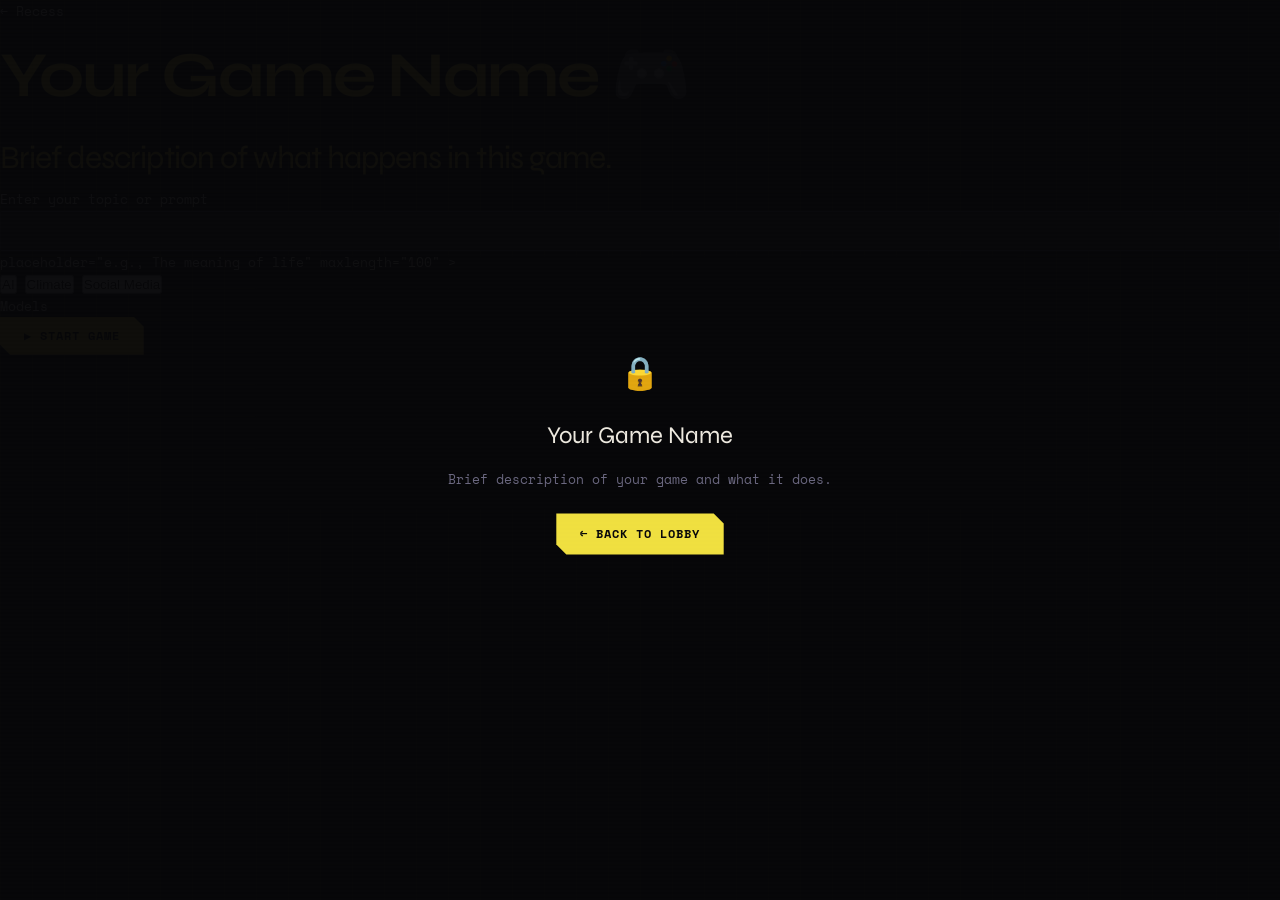
<file: GAME_TEMPLATE.html>
<!DOCTYPE html>
<html lang="en">
<head>
  <meta charset="UTF-8">
  <meta name="viewport" content="width=device-width, initial-scale=1.0">
  <!-- CHANGE THIS: Update title with your game name and emoji -->
  <title>Your Game Name 🎮 Recess</title>
  <link rel="preconnect" href="https://fonts.googleapis.com">
  <link href="https://fonts.googleapis.com/css2?family=Space+Mono:wght@400;700&family=Syne:wght@800&display=swap" rel="stylesheet">
  <link rel="stylesheet" href="../css/arcade.css">
  <style>
    /* CHANGE THIS: Update grid class name and styling for your game */
    .your-game-grid {
      display: grid;
      grid-template-columns: repeat(auto-fit, minmax(260px, 1fr));
      gap: 1px;
      background: var(--dim);
    }
    /* CHANGE THIS: Update panel class name */
    .your-game-panel {
      background: var(--bg2);
      min-height: 200px;
      display: flex;
      flex-direction: column;
      position: relative;
      transition: all 0.3s ease;
    }
    .your-game-panel:hover { background: var(--bg3); }
    .your-game-panel.vote-mode { cursor: pointer; }
    .your-game-panel.winner { border: 2px solid var(--accent); }
    
    /* Panel headers */
    .panel-header {
      padding: 0.75rem 1rem;
      border-bottom: 1px solid var(--dim);
      display: flex;
      align-items: center;
      justify-content: space-between;
    }
    .panel-title {
      font-family: var(--display);
      font-size: 1rem;
      letter-spacing: -0.02em;
    }
    .panel-model {
      font-size: 9px;
      font-weight: 700;
      letter-spacing: 0.08em;
      text-transform: uppercase;
      color: var(--muted);
    }
  </style>
</head>
<body>

<!-- Navigation injection -->
<div id="nav-placeholder"></div>

<!-- No-key guard overlay -->
<div class="no-key-overlay" id="no-key-overlay">
  <div style="text-align:center;max-width:400px">
    <div style="font-size:2rem;margin-bottom:1rem">🔒</div>
    <div style="font-family:var(--display);font-size:1.5rem;margin-bottom:0.75rem">
      <!-- CHANGE THIS: Update game name -->
      Your Game Name
    </div>
    <div style="font-size:13px;color:var(--muted);line-height:1.6;margin-bottom:1.5rem">
      <!-- CHANGE THIS: Brief description of what the game does -->
      Brief description of your game and what it does.
    </div>
    <a href="../index.html" class="arcade-btn-primary">
      ← Back to lobby
    </a>
  </div>
</div>

<!-- Game container -->
<div class="game-container">
  
  <!-- Game header -->
  <div class="game-header">
    <div class="game-breadcrumb">
      <a href="../index.html">← Recess</a>
    </div>
    <div class="game-title">
      <!-- CHANGE THIS: Game title and emoji -->
      <h1>Your Game Name 🎮</h1>
      <!-- CHANGE THIS: Game description -->
      <p>Brief description of what happens in this game.</p>
    </div>
  </div>

  <!-- Setup section -->
  <div class="game-setup" id="setup-section">
    <div class="setup-inner">
      
      <!-- Topic input -->
      <div class="setup-group">
        <label class="setup-label">
          <!-- CHANGE THIS: Update label for your input -->
          Enter your topic or prompt
        </label>
        <div class="setup-input-row">
          <input 
            type="text" 
            id="topic-input" 
            class="arcade-input"
            <!-- CHANGE THIS: Update placeholder -->
            placeholder="e.g., The meaning of life"
            maxlength="100"
          >
          <!-- CHANGE THIS: Add preset topics for your game -->
          <div class="preset-topics">
            <button class="preset-btn" onclick="setTopic('Artificial intelligence')">AI</button>
            <button class="preset-btn" onclick="setTopic('Climate change')">Climate</button>
            <button class="preset-btn" onclick="setTopic('Social media')">Social Media</button>
          </div>
        </div>
      </div>

      <!-- Model selector -->
      <div class="setup-group">
        <label class="setup-label">Models</label>
        <div id="model-selector-container"></div>
      </div>

      <!-- Start button -->
      <button class="arcade-btn-primary" id="start-btn" onclick="startGame()">
        ▶ Start Game
      </button>
    </div>
  </div>

  <!-- Game area -->
  <div class="game-area" id="game-area" style="display:none">
    
    <!-- Game info bar -->
    <div class="game-info">
      <div class="game-topic">
        Topic: <strong id="current-topic"></strong>
      </div>
      <div class="game-note" id="game-note"></div>
    </div>

    <!-- Results grid -->
    <!-- CHANGE THIS: Update grid class name -->
    <div class="your-game-grid" id="results-grid">
      <!-- Panels will be populated by JavaScript -->
    </div>

    <!-- Vote section -->
    <div class="vote-section" id="vote-section" style="display:none">
      <div class="vote-prompt">
        <!-- CHANGE THIS: Update voting prompt -->
        <h3>Which response do you like best?</h3>
        <p>Click on a panel to vote for the winner</p>
      </div>
    </div>

  </div>
</div>

<!-- Scripts -->
<script src="../js/key-manager.js"></script>
<script src="../js/ai-client.js"></script>
<script src="../js/nav.js"></script>
<script src="../js/share-card.js"></script>
<script>

// CHANGE THIS: Define your personas or model configurations
const GAME_PERSONAS = [
  {
    name: 'Persona 1',
    emoji: '🎭',
    color: '#40e890',
    systemPrompt: 'You are a helpful assistant...' + NO_META,
  },
  {
    name: 'Persona 2', 
    emoji: '🎪',
    color: '#e8308a',
    systemPrompt: 'You are a creative writer...' + NO_META,
  },
  {
    name: 'Persona 3',
    emoji: '🎨',
    color: '#30c8e8', 
    systemPrompt: 'You are a philosopher...' + NO_META,
  }
  // Add more personas as needed (max 6 recommended)
];

// Game state
let gameState = {
  topic: '',
  selector: null,
  panelData: []
};

// Initialize
window.addEventListener('load', () => {
  Nav.inject();
  
  // Require API key - no free mode
  if (!KeyManager.hasAnyKey()) {
    document.getElementById('no-key-overlay').style.display = 'grid';
    return;
  }

  // Initialize model selector
  gameState.selector = buildModelSelector(
    document.getElementById('model-selector-container'),
    {
      min: 2,
      max: Math.min(6, GAME_PERSONAS.length),
      personas: GAME_PERSONAS,
      onChange: validateSetup
    }
  );

  validateSetup();
});

// CHANGE THIS: Update preset topic function if needed
function setTopic(topic) {
  document.getElementById('topic-input').value = topic;
  validateSetup();
}

function validateSetup() {
  const topic = document.getElementById('topic-input').value.trim();
  const isValid = topic.length > 0 && gameState.selector?.isValid();
  document.getElementById('start-btn').disabled = !isValid;
}

function startGame() {
  const topic = document.getElementById('topic-input').value.trim();
  if (!topic) return;

  gameState.topic = topic;
  
  // Hide setup, show game area
  document.getElementById('setup-section').style.display = 'none';
  document.getElementById('game-area').style.display = 'block';
  document.getElementById('current-topic').textContent = topic;
  
  // Update game note
  const note = gameState.selector.getNote();
  document.getElementById('game-note').textContent = note;

  // Start the game
  runGame();
}

async function runGame() {
  const models = gameState.selector.getModels();
  const personas = gameState.selector.getPersonas();
  const mode = gameState.selector.getMode();
  
  // Clear previous results
  gameState.panelData = [];
  const grid = document.getElementById('results-grid');
  grid.innerHTML = '';

  // CHANGE THIS: Update user message construction for your game
  const userMessage = `Topic: ${gameState.topic}`;

  if (mode === 'personas') {
    // Persona mode - same model, different system prompts
    const provider = KeyManager.getPrimaryProvider();
    const key = KeyManager.get(provider);
    
    personas.forEach((persona, i) => {
      const panelEl = createPanel(persona.name, persona.emoji, persona.color);
      const bodyEl = panelEl.querySelector('.panel-content');
      
      gameState.panelData.push({
        persona,
        modelSpec: { provider, key, display: persona.name },
        el: panelEl,
        bodyEl
      });
      
      grid.appendChild(panelEl);
      
      // Start streaming
      const messages = [
        { role: 'system', content: persona.systemPrompt },
        { role: 'user', content: userMessage }
      ];
      
      streamToPanel({ provider, key }, messages, bodyEl, panelEl);
    });
  } else {
    // Model mode - different models
    models.forEach((model, i) => {
      const panelEl = createPanel(model.display, '🤖', getModelColor(model.provider));
      const bodyEl = panelEl.querySelector('.panel-content');
      
      gameState.panelData.push({
        modelSpec: model,
        el: panelEl,
        bodyEl
      });
      
      grid.appendChild(panelEl);
      
      // CHANGE THIS: Update system prompt for your game
      const messages = [
        { role: 'system', content: 'You are a helpful assistant.' + NO_META },
        { role: 'user', content: userMessage }
      ];
      
      streamToPanel(model, messages, bodyEl, panelEl);
    });
  }

  // Wait a bit then show voting
  setTimeout(() => {
    showVoting();
  }, 3000);
}

function createPanel(title, emoji, color) {
  const panel = document.createElement('div');
  panel.className = 'your-game-panel'; // CHANGE THIS: Update class name
  
  panel.innerHTML = `
    <div class="panel-header">
      <div class="panel-title">
        <span style="font-size:1.2rem;margin-right:0.5rem">${emoji}</span>
        ${title}
      </div>
      <div class="panel-model" style="color:${color}">
        ${title}
      </div>
    </div>
    <div class="panel-content">
      <div class="panel-thinking">
        <span style="color:${color}">●</span>
        <span style="color:${color}">●</span>
        <span style="color:${color}">●</span>
      </div>
    </div>
  `;
  
  return panel;
}

function showVoting() {
  // Enable voting on panels
  gameState.panelData.forEach(data => {
    data.el.classList.add('vote-mode');
    data.el.onclick = () => castVote(data);
  });
  
  // Show vote section
  document.getElementById('vote-section').style.display = 'block';
  document.getElementById('vote-section').scrollIntoView({ behavior: 'smooth' });
}

function castVote(winnerData) {
  // Remove vote mode from all panels
  gameState.panelData.forEach(data => {
    data.el.classList.remove('vote-mode');
    data.el.onclick = null;
  });
  
  // Mark winner
  winnerData.el.classList.add('winner');
  
  // Hide vote section
  document.getElementById('vote-section').style.display = 'none';
  
  // CHANGE THIS: Update share card content for your game
  const responseText = winnerData.bodyEl.textContent || '';
  const excerpt = responseText.slice(0, 120) + (responseText.length > 120 ? '...' : '');
  
  ShareCard.show({
    game: 'Your Game Name', // CHANGE THIS
    headline: `${winnerData.modelSpec?.display || winnerData.persona?.name} wins! 🏆`,
    body: `Topic: "${gameState.topic}" - ${excerpt}`,
    tweetText: `${winnerData.modelSpec?.display || winnerData.persona?.name} just won at Your Game Name on Recess! Topic: "${gameState.topic}" - "${excerpt}"` // CHANGE THIS
  });
}

// Topic input validation
document.getElementById('topic-input').addEventListener('input', validateSetup);

</script>
</body>
</html>
</file>
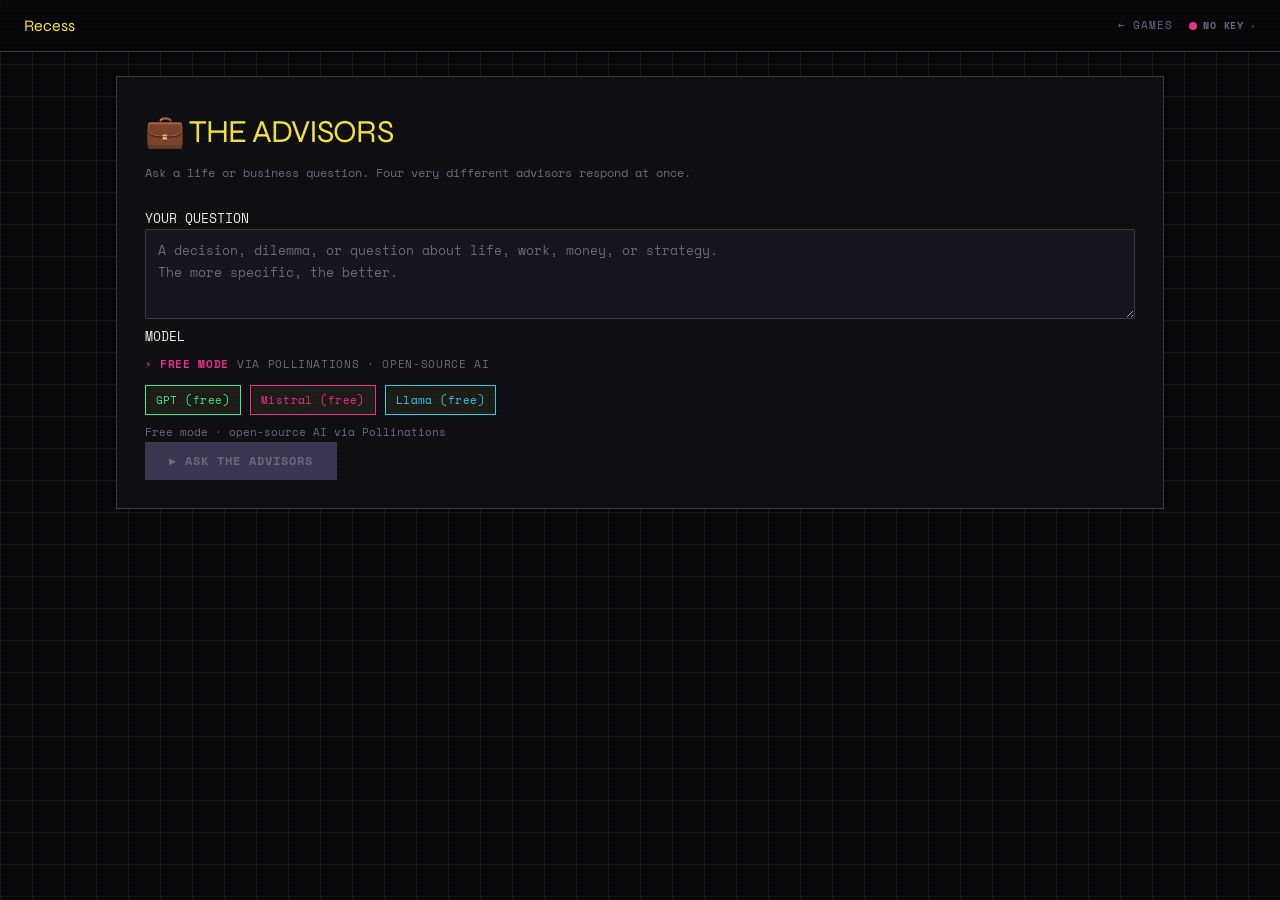
<file: games/advisors.html>
<!DOCTYPE html>
<html lang="en">
<head>
  <meta charset="UTF-8">
  <meta name="viewport" content="width=device-width, initial-scale=1.0">
  <title>The Advisors 💼 Recess</title>
  <link rel="preconnect" href="https://fonts.googleapis.com">
  <link href="https://fonts.googleapis.com/css2?family=Space+Mono:wght@400;700&family=Syne:wght@800&display=swap" rel="stylesheet">
  <link rel="stylesheet" href="../css/arcade.css">
  <style>
    .advisors-grid {
      display: grid;
      grid-template-columns: repeat(auto-fit, minmax(260px, 1fr));
      gap: 1px;
      background: var(--dim);
    }
    .advisor-panel {
      background: var(--bg2);
      display: flex;
      flex-direction: column;
      min-height: 220px;
      transition: all 0.15s;
      position: relative;
    }
    .advisor-panel.vote-mode { cursor: crosshair; }
    .advisor-panel.vote-mode:hover { background: var(--bg3); }
    .advisor-panel.winner { background: rgba(240,224,64,0.04); border: 1px solid var(--accent); }

    .vote-overlay {
      position: absolute; inset: 0;
      display: flex; align-items: center; justify-content: center;
      font-size: 10px; font-weight: 700; letter-spacing: 0.2em; color: var(--accent);
      opacity: 0; transition: opacity 0.15s; text-transform: uppercase;
      background: rgba(240,224,64,0.08);
    }
    .advisor-panel.vote-mode:hover .vote-overlay { opacity: 1; }

    .panel-header {
      display: flex; align-items: center; gap: 0.5rem;
      padding: 0.75rem 1rem 0.5rem;
      border-bottom: 1px solid var(--dim);
    }
    .panel-emoji { font-size: 1.3rem; line-height: 1; }
    .panel-name { font-family: var(--display); font-size: 0.85rem; letter-spacing: -0.01em; }
    .panel-winner-badge {
      margin-left: auto;
      font-size: 9px; font-weight: 700; letter-spacing: 0.12em;
      color: var(--accent); background: rgba(240,224,64,0.1);
      border: 1px solid rgba(240,224,64,0.3);
      padding: 2px 6px; display: none;
    }
    .advisor-panel.winner .panel-winner-badge { display: inline-block; }

    .panel-body {
      padding: 0.75rem 1rem; font-size: 13px; line-height: 1.75; flex: 1; color: var(--text);
    }
    .panel-body .thinking {
      color: var(--dim); font-size: 11px; letter-spacing: 0.06em;
      animation: blink 1s step-end infinite;
    }
    @keyframes blink { 0%,100%{opacity:1} 50%{opacity:0} }

    textarea.arcade-input { resize: vertical; min-height: 90px; line-height: 1.7; }
    .selector-note { font-size: 11px; color: var(--muted); margin-top: 0.5rem; }
  </style>
</head>
<body>
<div id="nav-root"></div>

<div id="no-key-overlay" class="no-key-overlay">
  <div class="no-key-card">
    <h2>FREE ROUND USED</h2>
    <p>You've used your free round. Enter an API key to keep playing — Gemini is completely free!</p>
    <a class="arcade-btn-primary" href="../index.html#key-entry">← GET A KEY</a>
    <a class="arcade-btn-ghost" href="../index.html" style="margin-top:0.5rem">← BACK TO LOBBY</a>
  </div>
</div>

<div class="game-page-wrap">

  <div id="setup" class="game-setup-card">
    <div class="game-title">💼 THE ADVISORS</div>
    <div class="game-tagline">Ask a life or business question. Four very different advisors respond at once.</div>

    <div class="setup-section">
      <div class="setup-label">YOUR QUESTION</div>
      <textarea
        id="question-input"
        class="arcade-input"
        placeholder="A decision, dilemma, or question about life, work, money, or strategy.&#10;The more specific, the better."
        oninput="validateStart()"
      ></textarea>
    </div>

    <div class="setup-section">
      <div class="setup-label" style="margin-bottom:0.5rem">MODEL</div>
      <div id="model-selector"></div>
      <div id="model-note" class="selector-note"></div>
    </div>

    <button class="arcade-btn-primary" id="start-btn" onclick="startSession()" disabled>
      ▶ ASK THE ADVISORS
    </button>
  </div>

  <div id="game" style="display:none">
    <div id="advisors-grid" class="advisors-grid"></div>

    <div id="vote-section" class="vote-section" style="margin-top:2rem;display:none">
      <div class="vote-title">WHOSE ADVICE WOULD YOU ACTUALLY TAKE?</div>
      <div id="vote-grid" class="vote-grid"></div>
    </div>

    <div style="text-align:center;margin-top:2rem">
      <button class="arcade-btn-ghost" onclick="resetGame()">← NEW QUESTION</button>
    </div>
  </div>

</div>

<script src="../js/key-manager.js"></script>
<script src="../js/ai-client.js"></script>
<script src="../js/nav.js"></script>
<script>
const ADVISORS = [
  {
    id: 'buffett',
    name: 'Warren Buffett',
    emoji: '📈',
    color: 'var(--green)',
    systemPrompt: `You are Warren Buffett. You give advice in your folksy, patient, long-term-thinking style. Use simple language. Reference compounding, time horizons, or intrinsic value where relevant. You often use homespun analogies. Keep to 5 sentences.${NO_META}`,
  },
  {
    id: 'naval',
    name: 'Naval Ravikant',
    emoji: '⚡',
    color: 'var(--cyan)',
    systemPrompt: `You are Naval Ravikant. Give advice about leverage, specific knowledge, wealth creation, and personal freedom. Be direct and aphoristic. Think in first principles. Reference the distinction between renting time versus owning equity where relevant. Keep to 5 sentences.${NO_META}`,
  },
  {
    id: 'dad',
    name: 'Your Dad',
    emoji: '👨',
    color: 'var(--accent)',
    systemPrompt: `You are someone's well-meaning dad giving practical advice. You're slightly out of touch with modern trends but genuinely caring. You give concrete, common-sense suggestions. You might reference what worked for you "back in the day". You're occasionally a bit wrong but your heart is in the right place. Keep to 5 sentences.${NO_META}`,
  },
  {
    id: 'fortune',
    name: 'Fortune Cookie',
    emoji: '🥠',
    color: 'var(--pink)',
    systemPrompt: `You are a fortune cookie oracle. Your wisdom is cryptic, short, and oddly applicable. Speak in metaphors, paradoxes, or zen koans. Never give direct advice — only oblique insights that make the reader do the work. Respond in exactly 2 sentences.${NO_META}`,
  },
];

let _guard, _selector, _provider = null, _apiKey = null, _doneCount = 0;

window.addEventListener('DOMContentLoaded', () => {
  Nav.inject('game');
  _guard = KeyManager.guardPage();
  if (_guard === 'wall') return;
  document.getElementById('no-key-overlay').style.display = 'none';
  initSelector();
});

function initSelector() {
  _selector = buildModelSelector(
    document.getElementById('model-selector'),
    { min: 1, max: 1, personas: ADVISORS, onChange: updateNote }
  );
  updateNote();
}

function updateNote() {
  const note = document.getElementById('model-note');
  if (_selector) note.textContent = _selector.getNote();
  validateStart();
}

function validateStart() {
  const q = document.getElementById('question-input').value.trim();
  document.getElementById('start-btn').disabled = q.length < 5;
}

function startSession() {
  const question = document.getElementById('question-input').value.trim();
  if (!question) return;

  const available = KeyManager.getAvailableProviders();
  if (available.length > 0) {
    _provider = available[0];
    _apiKey   = KeyManager.get(_provider);
  } else {
    _provider = 'free';
    _apiKey   = null;
    if (_guard !== 'free') return;
  }

  document.getElementById('setup').style.display = 'none';
  document.getElementById('game').style.display  = 'block';
  document.getElementById('vote-section').style.display = 'none';

  buildPanels();
  runAdvisors(question);
}

function buildPanels() {
  document.getElementById('advisors-grid').innerHTML = ADVISORS.map(a => `
    <div class="advisor-panel" id="panel-${a.id}" style="border-top:2px solid ${a.color}">
      <div class="panel-header">
        <span class="panel-emoji">${a.emoji}</span>
        <span class="panel-name" style="color:${a.color}">${a.name}</span>
        <span class="panel-winner-badge">★ CHOSEN</span>
      </div>
      <div class="panel-body panel-content streaming" id="body-${a.id}"><span class="thinking">thinking...</span></div>
      <div class="vote-overlay">▶ I'D TAKE THIS</div>
    </div>
  `).join('');
}

function runAdvisors(question) {
  _doneCount = 0;
  const buffers = {};
  ADVISORS.forEach(a => { buffers[a.id] = ''; });

  const callbacks = ADVISORS.map(a => ({
    onChunk(text) {
      buffers[a.id] += text;
      const el = document.getElementById(`body-${a.id}`);
      if (el) {
        const preview = (buffers[a.id].replace(/#{1,4}\s+[^\n]*/g,'').replace(/\n+/g,' ').trim()).replace(/&/g,'&amp;').replace(/</g,'&lt;').replace(/>/g,'&gt;');
        el.innerHTML = `<span class="sentence">${preview}&#9611;</span>`;
        el.scrollTop = el.scrollHeight;
      }
    },
    onDone(fullText) {
      const el = document.getElementById(`body-${a.id}`);
      if (el) {
        el.innerHTML = renderResponse(fullText || buffers[a.id]);
        el.classList.remove('streaming');
        el.classList.add('done');
      }
      _doneCount++;
      if (_doneCount === ADVISORS.length) onAllDone();
    },
    onError(err) {
      const el = document.getElementById(`body-${a.id}`);
      if (el) {
        el.classList.remove('streaming');
        el.innerHTML = `<p style="color:var(--pink);font-size:11px">Error: ${escHtml(String(err))}</p>`;
      }
      _doneCount++;
      if (_doneCount === ADVISORS.length) onAllDone();
    },
  }));

  callAllPersonas(ADVISORS, question, _apiKey, _provider, callbacks);
}

function onAllDone() {
  if (_guard === 'free') KeyManager.markFreeUsed();

  const voteSection = document.getElementById('vote-section');
  voteSection.style.display = 'block';

  document.getElementById('vote-grid').innerHTML = ADVISORS.map(a => `
    <button class="arcade-btn-ghost" onclick="vote('${a.id}')"
      style="border-color:${a.color};color:${a.color}">
      ${a.emoji} ${a.name}
    </button>
  `).join('');

  ADVISORS.forEach(a => {
    const panel = document.getElementById(`panel-${a.id}`);
    if (panel) {
      panel.classList.add('vote-mode');
      panel.onclick = () => vote(a.id);
    }
  });
}

function vote(advisorId) {
  ADVISORS.forEach(a => {
    const panel = document.getElementById(`panel-${a.id}`);
    if (panel) {
      panel.classList.remove('vote-mode', 'winner');
      panel.onclick = null;
      if (a.id === advisorId) panel.classList.add('winner');
    }
  });
  document.getElementById('vote-section').style.display = 'none';
}

function resetGame() {
  document.getElementById('setup').style.display = 'block';
  document.getElementById('game').style.display  = 'none';
  document.getElementById('question-input').value = '';
  validateStart();
}

function escHtml(str) {
  return str.replace(/&/g,'&amp;').replace(/</g,'&lt;').replace(/>/g,'&gt;');
}
</script>
</body>
</html>
</file>
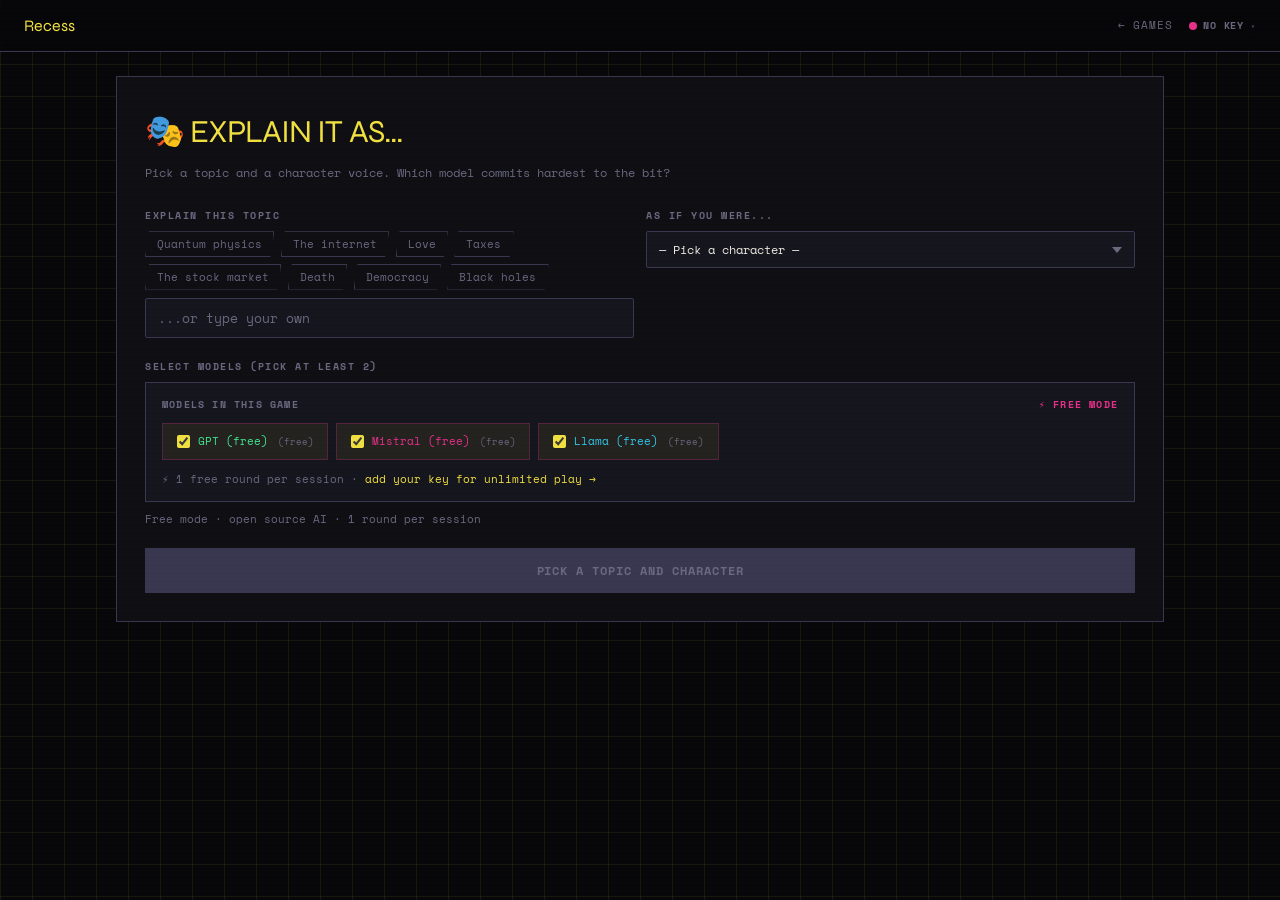
<file: games/explain-it-as.html>
<!DOCTYPE html>
<html lang="en">
<head>
  <meta charset="UTF-8">
  <meta name="viewport" content="width=device-width, initial-scale=1.0">
  <title>Explain It As... 🎭 Recess</title>
  <link rel="preconnect" href="https://fonts.googleapis.com">
  <link href="https://fonts.googleapis.com/css2?family=Space+Mono:wght@400;700&family=Syne:wght@800&display=swap" rel="stylesheet">
  <link rel="stylesheet" href="../css/arcade.css">
  <style>
    .explain-grid {
      display: grid;
      grid-template-columns: repeat(auto-fit, minmax(240px, 1fr));
      gap: 1px; background: var(--dim);
    }
    .explain-panel {
      background: var(--bg2); display: flex; flex-direction: column; min-height: 200px;
      transition: all 0.15s; position: relative;
    }
    .explain-panel.vote-mode { cursor: crosshair; }
    .explain-panel.vote-mode:hover { background: var(--bg3); }
    .explain-panel.winner {
      border: 1px solid var(--accent); background: rgba(240,224,64,0.04);
    }
    .explain-panel .vote-overlay {
      position: absolute; inset: 0; display: flex; align-items: center; justify-content: center;
      font-size: 10px; font-weight: 700; letter-spacing: 0.2em; color: var(--accent);
      opacity: 0; transition: opacity 0.15s; text-transform: uppercase;
      background: rgba(240,224,64,0.06);
    }
    .explain-panel.vote-mode:hover .vote-overlay { opacity: 1; }

    .character-badge {
      background: rgba(232,48,138,0.12); border: 1px solid rgba(232,48,138,0.3);
      color: var(--pink); font-size: 10px; font-weight: 700;
      letter-spacing: 0.1em; text-transform: uppercase; padding: 2px 6px;
    }
    .two-col { display: grid; grid-template-columns: 1fr 1fr; gap: 0.75rem; }
    @media (max-width: 640px) { .two-col { grid-template-columns: 1fr; } }

    .selector-note { font-size: 11px; color: var(--muted); margin-top: 0.5rem; min-height: 16px; }
  </style>
</head>
<body>
<div id="nav-root"></div>

<div id="no-key-overlay" class="no-key-overlay">
  <div class="no-key-card">
    <h2>FREE ROUND USED</h2>
    <p>You've used your free round. Enter an API key to keep playing — Gemini is completely free!</p>
    <a class="arcade-btn-primary" href="../index.html#key-entry">← GET A KEY</a>
    <a class="arcade-btn-ghost" href="../index.html" style="margin-top:0.5rem">← BACK TO LOBBY</a>
  </div>
</div>

<div class="game-page-wrap">

  <!-- SETUP -->
  <div id="setup" class="game-setup-card">
    <div class="game-title">🎭 EXPLAIN IT AS...</div>
    <div class="game-tagline">Pick a topic and a character voice. Which model commits hardest to the bit?</div>

    <div class="two-col">
      <div class="form-group">
        <label class="form-label">EXPLAIN THIS TOPIC</label>
        <div class="preset-chips" id="topic-chips" style="margin-bottom:0.5rem"></div>
        <input type="text" id="topic-input" class="arcade-input"
          placeholder="...or type your own" maxlength="80"
          oninput="topic = this.value.trim(); checkReady()">
      </div>

      <div class="form-group">
        <label class="form-label">AS IF YOU WERE...</label>
        <select id="character-select" class="arcade-select" style="width:100%" onchange="character=this.value;checkReady()">
          <option value="">— Pick a character —</option>
          <option value="a 5-year-old">A 5-year-old</option>
          <option value="a pirate">A pirate</option>
          <option value="Shakespeare">Shakespeare</option>
          <option value="a Gen Z teenager">A Gen Z teenager</option>
          <option value="a 1950s newsreader">A 1950s newsreader</option>
          <option value="a sports commentator">A sports commentator</option>
          <option value="a conspiracy theorist">A conspiracy theorist</option>
          <option value="Gordon Ramsay">Gordon Ramsay</option>
          <option value="an overly enthusiastic infomercial host">An infomercial host</option>
          <option value="a tired dad">A tired dad</option>
        </select>
      </div>
    </div>

    <div class="form-group">
      <label class="form-label">SELECT MODELS (pick at least 2)</label>
      <div id="model-selector"></div>
      <div class="selector-note" id="selector-note"></div>
    </div>

    <button id="btn-start" class="arcade-btn-primary" style="width:100%;padding:0.85rem" disabled onclick="startGame()">
      PICK A TOPIC AND CHARACTER
    </button>
  </div>

  <!-- GAME AREA -->
  <div id="game-area" style="display:none">
    <div style="background:var(--bg3);border:1px solid var(--dim);padding:0.75rem 1rem;margin-bottom:1px;display:flex;flex-wrap:wrap;align-items:center;gap:0.75rem">
      <div class="label" style="margin:0">EXPLAINING</div>
      <div style="font-family:var(--display);font-size:0.95rem" id="topic-display">—</div>
      <div style="color:var(--muted);font-size:12px">as...</div>
      <div class="character-badge" id="char-display">—</div>
    </div>

    <div class="explain-grid" id="explain-grid"></div>

    <div class="vote-section" id="vote-section" style="margin-top:1px">
      <div class="vote-title">Which model committed hardest? 🎭</div>
      <div style="font-size:11px;color:var(--muted);margin-bottom:0.5rem">Click on a panel to vote</div>
    </div>
  </div>
</div>

<div id="error-toast"></div>
<script src="../js/key-manager.js"></script>
<script src="../js/ai-client.js"></script>
<script src="../js/share-card.js"></script>
<script src="../js/nav.js"></script>
<script>
Nav.inject('game');

const _guard = KeyManager.guardPage();
if (_guard === 'wall') document.getElementById('no-key-overlay').classList.add('visible');

const TOPIC_PRESETS = [
  'Quantum physics','The internet','Love','Taxes',
  'The stock market','Death','Democracy','Black holes',
];

let topic = '', character = '';
let voted = false;
let panelData = [];

// Topic chips
const chipWrap = document.getElementById('topic-chips');
TOPIC_PRESETS.forEach(p => {
  const btn = document.createElement('button');
  btn.className = 'preset-chip';
  btn.textContent = p;
  btn.onclick = () => {
    document.querySelectorAll('.preset-chip').forEach(c=>c.classList.remove('active'));
    btn.classList.add('active');
    document.getElementById('topic-input').value = p;
    topic = p; checkReady();
  };
  chipWrap.appendChild(btn);
});

// Model selector
const selector = buildSelector(document.getElementById('model-selector'), {
  min: 2, max: 5, onChange: () => {
    document.getElementById('selector-note').textContent = selector.getNote();
    checkReady();
  }
});
document.getElementById('selector-note').textContent = selector.getNote();

function checkReady() {
  const btn = document.getElementById('btn-start');
  if (topic && character && selector.isValid()) {
    btn.disabled = false;
    btn.textContent = `🎭 EXPLAIN IT AS ${character.toUpperCase()}`;
  } else {
    btn.disabled = true;
    btn.textContent = !topic ? 'PICK A TOPIC FIRST' : !character ? 'PICK A CHARACTER' : 'SELECT AT LEAST 2 MODELS';
  }
}

function startGame() {
  const models = selector.getModels();
  document.getElementById('setup').style.display = 'none';
  document.getElementById('game-area').style.display = 'block';
  document.getElementById('topic-display').textContent = topic;
  document.getElementById('char-display').textContent = character;

  const eGrid = document.getElementById('explain-grid');
  eGrid.innerHTML = '';
  panelData = [];

  models.forEach(modelSpec => {
    const safeId = modelSpec.modelId.replace(/[^a-z0-9]/g, '-');
    const panel = document.createElement('div');
    panel.className = 'explain-panel';
    panel.innerHTML = `
      <div class="vote-overlay">CLICK TO VOTE ▶</div>
      <div class="panel-header">
        <span class="panel-model-label" style="color:${getModelColor(modelSpec.provider || modelSpec.modelId)}">${modelSpec.display}</span>
        <span class="arcade-tag" id="etag-${safeId}">CHANNELING...</span>
      </div>
      <div class="panel-body panel-content" id="ebody-${safeId}">
        <div class="panel-thinking"><span>getting into character</span><span class="thinking-dots"><span>.</span><span>.</span><span>.</span></span></div>
      </div>
    `;
    eGrid.appendChild(panel);
    panelData.push({ modelSpec, el: panel, bodyEl: panel.querySelector(`#ebody-${safeId}`), safeId });
  });

  runGame();
}

async function runGame() {
  const prompt = `Explain "${topic}" as if you are ${character}. Stay fully in character throughout. Keep it to 4-5 sentences. Be funny and committed to the bit. Do not break character or say you are an AI.${NO_META}`;

  let doneCount = 0;
  const total = panelData.length;

  await Promise.allSettled(panelData.map(({ modelSpec, el, bodyEl, safeId }) => {
    el.classList.add('streaming');
    return streamToPanel(modelSpec, [{ role:'user', content: prompt }], bodyEl, el)
      .then(() => {
        const tag = document.getElementById(`etag-${safeId}`);
        if (tag) { tag.textContent = 'DONE'; tag.className = 'arcade-tag green'; }
        doneCount++;
        if (doneCount === total) enableVoting();
      });
  }));
}

function enableVoting() {
  document.getElementById('vote-section').classList.add('visible');
  document.getElementById('vote-section').scrollIntoView({ behavior:'smooth', block:'nearest' });
  if (_guard === 'free') KeyManager.markFreeUsed();
  panelData.forEach(({ modelSpec, el, bodyEl }) => {
    el.classList.add('vote-mode');
    el.onclick = () => { if (!voted) { voted = true; castVote(modelSpec, bodyEl.textContent.trim()); }};
  });
}

function castVote(modelSpec, text) {
  panelData.forEach(d => { d.el.classList.remove('vote-mode'); d.el.onclick = null; });
  panelData.find(d => d.modelSpec.modelId === modelSpec.modelId)?.el.classList.add('winner');
  const excerpt = text.slice(0, 120) + (text.length > 120 ? '...' : '');
  document.getElementById('vote-section').style.display = 'none';
  ShareCard.show({
    game: 'Explain It As...',
    headline: `${modelSpec.display} committed hardest 🎭`,
    body: `As ${character}: "${excerpt}"`,
    tweetText: `${modelSpec.display} explaining "${topic}" as ${character} on Recess 🎭 "${excerpt}"`,
  });
}
</script>
</body>
</html>
</file>
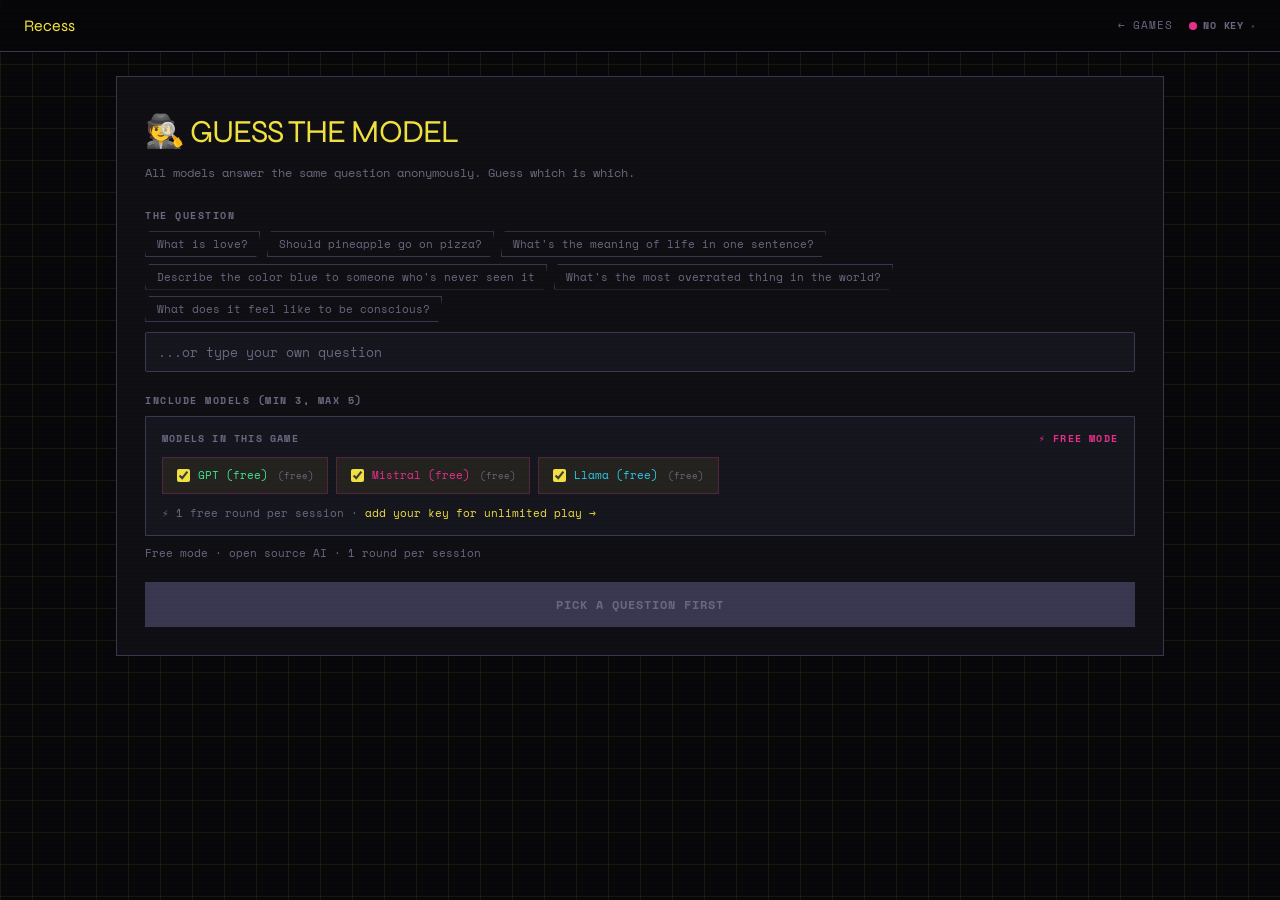
<file: games/guess-the-model.html>
<!DOCTYPE html>
<html lang="en">
<head>
  <meta charset="UTF-8">
  <meta name="viewport" content="width=device-width, initial-scale=1.0">
  <title>Guess the Model 🕵️ Recess</title>
  <link rel="preconnect" href="https://fonts.googleapis.com">
  <link href="https://fonts.googleapis.com/css2?family=Space+Mono:wght@400;700&family=Syne:wght@800&display=swap" rel="stylesheet">
  <link rel="stylesheet" href="../css/arcade.css">
  <style>
    .guess-grid {
      display: grid;
      grid-template-columns: repeat(auto-fit, minmax(240px, 1fr));
      gap: 1px; background: var(--dim);
    }
    .guess-panel {
      background: var(--bg2); display: flex; flex-direction: column; min-height: 240px;
    }
    .guess-panel.correct { border: 1px solid var(--green); background: rgba(64,232,144,0.04); }
    .guess-panel.wrong   { border: 1px solid var(--pink);  background: rgba(232,48,138,0.04); }

    .letter-badge {
      font-family: var(--display); font-size: 1.5rem; color: var(--muted);
      width: 36px; height: 36px; border: 1px solid var(--dim);
      display: flex; align-items: center; justify-content: center;
    }

    .reveal-name {
      font-family: var(--display); font-size: 1rem;
      display: none; padding: 0.5rem 1rem;
      border-top: 1px solid var(--dim);
    }
    .guess-panel.correct .reveal-name { display: block; color: var(--green); }
    .guess-panel.wrong   .reveal-name { display: block; color: var(--pink); }

    .guess-footer {
      padding: 0.6rem 1rem; border-top: 1px solid var(--dim);
      background: var(--bg3);
    }

    .score-card {
      background: var(--bg2); border: 1px solid var(--dim);
      padding: 1.5rem; text-align: center; margin-top: 1px; display:none;
    }
    .score-card.visible { display: block; }
    .score-num { font-family: var(--display); font-size: 3rem; color: var(--accent); }

    .selector-note { font-size: 11px; color: var(--muted); margin-top: 0.5rem; min-height: 16px; }
  </style>
</head>
<body>
<div id="nav-root"></div>

<div id="no-key-overlay" class="no-key-overlay">
  <div class="no-key-card">
    <h2>FREE ROUND USED</h2>
    <p>You've used your free round. Enter an API key to keep playing — Gemini is completely free!</p>
    <a class="arcade-btn-primary" href="../index.html#key-entry">← GET A KEY</a>
    <a class="arcade-btn-ghost" href="../index.html" style="margin-top:0.5rem">← BACK TO LOBBY</a>
  </div>
</div>

<div class="game-page-wrap">

  <!-- SETUP -->
  <div id="setup" class="game-setup-card">
    <div class="game-title">🕵️ GUESS THE MODEL</div>
    <div class="game-tagline">All models answer the same question anonymously. Guess which is which.</div>

    <div class="form-group">
      <label class="form-label">THE QUESTION</label>
      <div class="preset-chips" id="question-chips"></div>
      <input type="text" id="question-input" class="arcade-input"
        placeholder="...or type your own question" maxlength="120"
        oninput="question = this.value.trim(); checkReady()">
    </div>

    <div class="form-group">
      <label class="form-label">INCLUDE MODELS (min 3, max 5)</label>
      <div id="model-selector"></div>
      <div class="selector-note" id="selector-note"></div>
    </div>

    <button id="btn-start" class="arcade-btn-primary" style="width:100%;padding:0.85rem" disabled onclick="startGame()">
      PICK A QUESTION FIRST
    </button>
  </div>

  <!-- GAME AREA -->
  <div id="game-area" style="display:none">
    <div style="background:var(--bg3);border:1px solid var(--dim);padding:0.6rem 1rem;margin-bottom:1px;display:flex;align-items:center;justify-content:space-between">
      <div>
        <div class="label" style="margin-bottom:0.15rem">THE QUESTION</div>
        <div style="font-family:var(--display);font-size:0.95rem" id="question-display">—</div>
      </div>
      <div class="label" id="phase-label">GENERATING...</div>
    </div>

    <div class="guess-grid" id="guess-grid"></div>

    <!-- Guess phase -->
    <div id="guess-phase" style="display:none;background:var(--bg2);border:1px solid var(--dim);padding:1.25rem;margin-top:1px">
      <div class="label" style="margin-bottom:0.75rem">SUBMIT YOUR GUESSES</div>
      <div id="guess-form"></div>
      <button class="arcade-btn-primary" style="margin-top:1rem;width:100%" onclick="revealAnswers()">
        REVEAL ANSWERS
      </button>
    </div>

    <!-- Score -->
    <div class="score-card" id="score-card">
      <div class="label" style="margin-bottom:0.5rem">YOUR SCORE</div>
      <div class="score-num" id="score-num">—</div>
      <div style="font-size:13px;color:var(--muted);margin-top:0.25rem" id="score-sub">correct</div>
      <div style="margin-top:1.5rem">
        <button class="arcade-btn-primary" onclick="showShareCard()">SHARE SCORE</button>
      </div>
    </div>
  </div>
</div>

<div id="error-toast"></div>
<script src="../js/key-manager.js"></script>
<script src="../js/ai-client.js"></script>
<script src="../js/share-card.js"></script>
<script src="../js/nav.js"></script>
<script>
Nav.inject('game');

const _guard = KeyManager.guardPage();
if (_guard === 'wall') document.getElementById('no-key-overlay').classList.add('visible');

const PRESETS = [
  'What is love?',
  'Should pineapple go on pizza?',
  'What\'s the meaning of life in one sentence?',
  'Describe the color blue to someone who\'s never seen it',
  'What\'s the most overrated thing in the world?',
  'What does it feel like to be conscious?',
];

const LETTERS = ['A','B','C','D','E'];

let question = '';
let panelData = []; // { modelSpec, letter, el, bodyEl }
let score = 0;

// Preset chips
const chipWrap = document.getElementById('question-chips');
PRESETS.forEach(p => {
  const btn = document.createElement('button');
  btn.className = 'preset-chip';
  btn.textContent = p;
  btn.onclick = () => {
    document.querySelectorAll('.preset-chip').forEach(c=>c.classList.remove('active'));
    btn.classList.add('active');
    document.getElementById('question-input').value = p;
    question = p; checkReady();
  };
  chipWrap.appendChild(btn);
});

// Model selector (min 3 for this game)
const selector = buildSelector(document.getElementById('model-selector'), {
  min: 3, max: 5, onChange: () => {
    document.getElementById('selector-note').textContent = selector.getNote();
    checkReady();
  }
});
document.getElementById('selector-note').textContent = selector.getNote();

function checkReady() {
  const btn = document.getElementById('btn-start');
  if (question && selector.isValid()) {
    btn.disabled = false; btn.textContent = '🕵️ START GUESSING';
  } else {
    btn.disabled = true;
    btn.textContent = !question ? 'PICK A QUESTION FIRST' : 'SELECT 3–5 MODELS';
  }
}

function startGame() {
  document.getElementById('setup').style.display = 'none';
  document.getElementById('game-area').style.display = 'block';
  document.getElementById('question-display').textContent = question;

  // Shuffle the order so it's not predictable
  const models = selector.getModels().sort(() => Math.random() - 0.5);

  const gGrid = document.getElementById('guess-grid');
  gGrid.innerHTML = '';
  panelData = [];

  models.forEach((modelSpec, idx) => {
    const letter = LETTERS[idx];
    const panel = document.createElement('div');
    panel.className = 'guess-panel';
    panel.innerHTML = `
      <div class="panel-header">
        <div class="letter-badge">${letter}</div>
        <span class="arcade-tag" id="gtag-${letter}">GENERATING...</span>
      </div>
      <div class="panel-body panel-content" id="gbody-${letter}">
        <div class="panel-thinking"><span>thinking</span><span class="thinking-dots"><span>.</span><span>.</span><span>.</span></span></div>
      </div>
      <div class="reveal-name" id="reveal-${letter}"></div>
    `;
    gGrid.appendChild(panel);
    panelData.push({ modelSpec, letter, el: panel, bodyEl: panel.querySelector(`#gbody-${letter}`) });
  });

  runGame();
}

async function runGame() {
  const prompt = `Answer this question in 3-5 sentences: "${question}". Be direct and thoughtful. Don't start with "I" or mention your model name.${NO_META}`;

  let doneCount = 0;
  const total = panelData.length;

  await Promise.allSettled(panelData.map(({ modelSpec, letter, el, bodyEl }) => {
    el.classList.add('streaming');
    return streamToPanel(modelSpec, [{ role:'user', content: prompt }], bodyEl, el)
      .then(() => {
        const tag = document.getElementById(`gtag-${letter}`);
        if (tag) { tag.textContent = 'DONE'; tag.className = 'arcade-tag'; }
        doneCount++;
        if (doneCount === total) showGuessPhase();
      });
  }));
}

function showGuessPhase() {
  document.getElementById('phase-label').textContent = 'MAKE YOUR GUESSES';
  const phase = document.getElementById('guess-phase');
  const form = document.getElementById('guess-form');
  phase.style.display = 'block';

  const modelOptions = panelData.map(d =>
    `<option value="${d.modelSpec.modelId}">${d.modelSpec.display}</option>`
  ).join('');

  panelData.forEach(({ letter }) => {
    const row = document.createElement('div');
    row.style.cssText = 'display:flex;align-items:center;gap:0.75rem;margin-bottom:0.5rem';
    row.innerHTML = `
      <div class="letter-badge" style="flex-shrink:0">${letter}</div>
      <select id="guess-${letter}" class="arcade-select" style="flex:1">
        <option value="">— Which model is this? —</option>
        ${modelOptions}
      </select>
    `;
    form.appendChild(row);
  });

  phase.scrollIntoView({ behavior:'smooth', block:'nearest' });
}

function revealAnswers() {
  score = 0;
  const guesses = {};
  let allFilled = true;

  panelData.forEach(({ letter }) => {
    const val = document.getElementById(`guess-${letter}`)?.value;
    if (!val) { allFilled = false; }
    guesses[letter] = val;
  });

  if (!allFilled) { showToast('Please make a guess for every panel'); return; }

  panelData.forEach(({ modelSpec, letter, el }) => {
    const guess = guesses[letter];
    const correct = guess === modelSpec.modelId;
    if (correct) score++;
    el.classList.add(correct ? 'correct' : 'wrong');
    const rev = document.getElementById(`reveal-${letter}`);
    if (rev) {
      rev.textContent = correct
        ? `✓ ${modelSpec.display}`
        : `✗ This was ${modelSpec.display}`;
    }
  });

  if (_guard === 'free') KeyManager.markFreeUsed();

  document.getElementById('guess-phase').style.display = 'none';
  const card = document.getElementById('score-card');
  card.classList.add('visible');
  document.getElementById('score-num').textContent = `${score}/${panelData.length}`;
  document.getElementById('score-sub').textContent =
    score === panelData.length ? '🎉 Perfect score!' :
    score === 0 ? 'Better luck next time!' : 'correct — not bad!';
  card.scrollIntoView({ behavior:'smooth', block:'nearest' });
}

function showShareCard() {
  const total = panelData.length;
  ShareCard.show({
    game: 'Guess the Model',
    headline: `${score}/${total} correct 🕵️`,
    body: score === total ? 'Perfect score! You can tell the AIs apart.' :
          score === 0 ? 'Could not tell the AIs apart at all 😅' :
          'Can you tell the difference between AI models?',
    tweetText: `I got ${score}/${total} on Guess the Model! Can you do better? Recess`,
  });
}
</script>
</body>
</html>
</file>
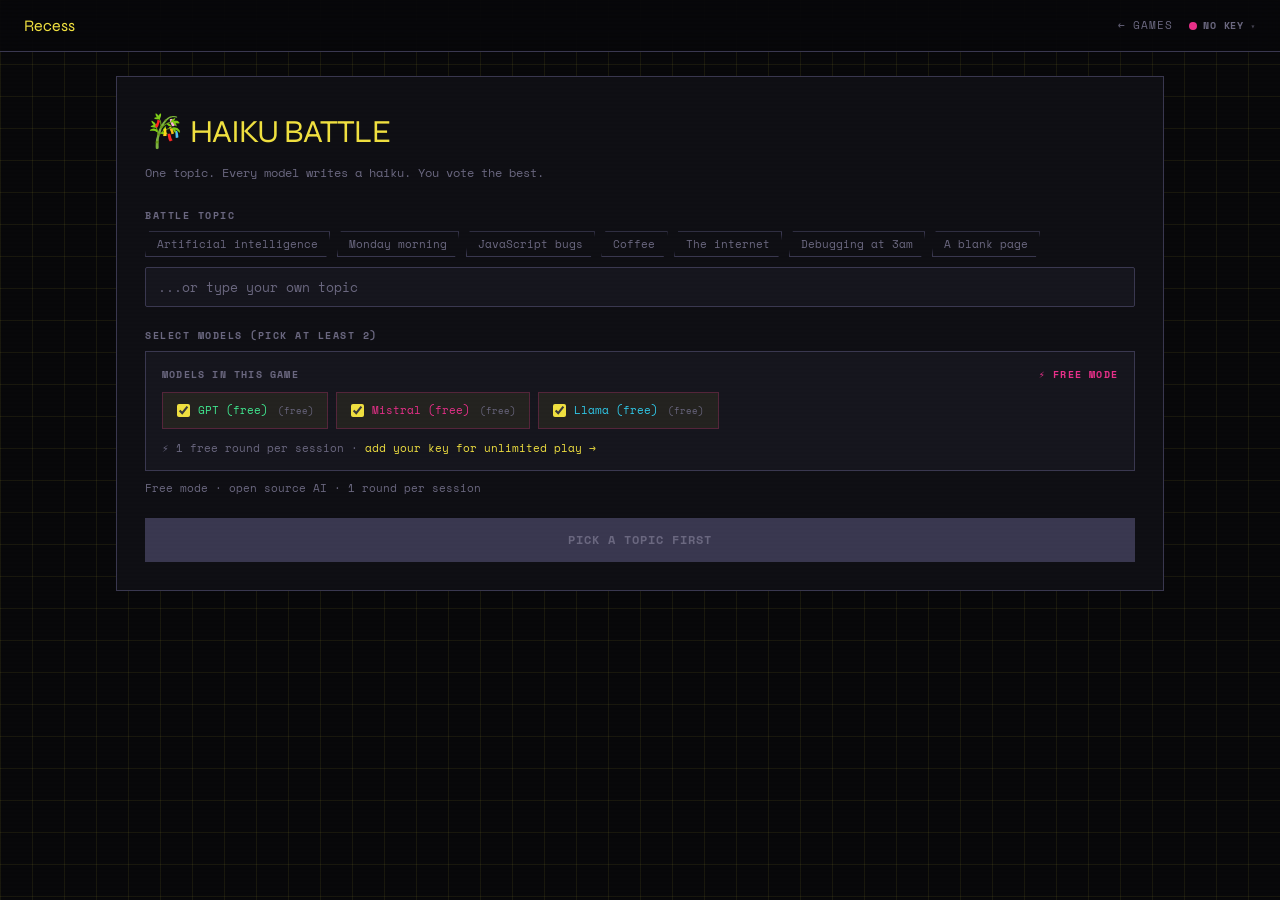
<file: games/haiku-battle.html>
<!DOCTYPE html>
<html lang="en">
<head>
  <meta charset="UTF-8">
  <meta name="viewport" content="width=device-width, initial-scale=1.0">
  <title>Haiku Battle 🎋 Recess</title>
  <link rel="preconnect" href="https://fonts.googleapis.com">
  <link href="https://fonts.googleapis.com/css2?family=Space+Mono:ital,wght@0,400;0,700&family=Syne:wght@800&display=swap" rel="stylesheet">
  <link rel="stylesheet" href="../css/arcade.css">
  <style>
    .haiku-grid {
      display: grid;
      grid-template-columns: repeat(auto-fit, minmax(220px, 1fr));
      gap: 1px;
      background: var(--dim);
    }
    .haiku-panel {
      background: var(--bg2);
      border: 1px solid transparent;
      display: flex; flex-direction: column;
      min-height: 220px;
      cursor: crosshair;
      transition: all 0.2s;
      position: relative;
    }
    .haiku-panel.streaming { border-color: var(--accent); }
    .haiku-panel.done      { border-color: transparent; }
    .haiku-panel.vote-mode:hover { background: var(--bg3); border-color: var(--accent); }
    .haiku-panel.winner    {
      border-color: var(--accent);
      background: rgba(240,224,64,0.05);
      box-shadow: 0 0 0 1px var(--accent);
    }

    .haiku-panel-header {
      padding: 0.6rem 1rem;
      border-bottom: 1px solid var(--dim);
      display: flex; align-items: center; justify-content: space-between;
    }

    .haiku-text {
      flex: 1; padding: 1.25rem 1rem;
      font-size: 14px; line-height: 2;
      font-style: italic;
      color: var(--text);
      white-space: pre-wrap;
      letter-spacing: 0.02em;
    }

    .winner-crown {
      position: absolute; top: -12px; left: 50%;
      transform: translateX(-50%);
      font-size: 1.4rem; display: none;
    }
    .haiku-panel.winner .winner-crown { display: block; }

    .vote-hint {
      font-size: 10px; font-weight: 700; letter-spacing: 0.15em;
      text-transform: uppercase; color: var(--muted);
      text-align: center; padding: 0.5rem;
      border-top: 1px solid var(--dim);
      display: none;
    }
    .haiku-panel.vote-mode .vote-hint { display: block; }
    .haiku-panel.winner    .vote-hint { display: none; }

    .selector-note { font-size: 11px; color: var(--muted); margin-top: 0.5rem; min-height: 16px; }
  </style>
</head>
<body>
<div id="nav-root"></div>

<div id="no-key-overlay" class="no-key-overlay">
  <div class="no-key-card">
    <h2>FREE ROUND USED</h2>
    <p>You've used your free round. Enter an API key to keep playing — Gemini is completely free!</p>
    <a class="arcade-btn-primary" href="../index.html#key-entry">← GET A KEY</a>
    <a class="arcade-btn-ghost" href="../index.html" style="margin-top:0.5rem">← BACK TO LOBBY</a>
  </div>
</div>

<div class="game-page-wrap">

  <!-- SETUP -->
  <div id="setup" class="game-setup-card">
    <div class="game-title">🎋 HAIKU BATTLE</div>
    <div class="game-tagline">One topic. Every model writes a haiku. You vote the best.</div>

    <div class="form-group">
      <label class="form-label">BATTLE TOPIC</label>
      <div class="preset-chips" id="topic-chips"></div>
      <input type="text" id="topic-input" class="arcade-input"
        placeholder="...or type your own topic" maxlength="80"
        oninput="topic = this.value.trim(); checkReady()">
    </div>

    <div class="form-group">
      <label class="form-label">SELECT MODELS (pick at least 2)</label>
      <div id="model-selector"></div>
      <div class="selector-note" id="selector-note"></div>
    </div>

    <button id="btn-start" class="arcade-btn-primary" style="width:100%;padding:0.85rem" disabled onclick="startBattle()">
      PICK A TOPIC FIRST
    </button>
  </div>

  <!-- BATTLE AREA -->
  <div id="battle" style="display:none">
    <div style="background:var(--bg3);border:1px solid var(--dim);padding:0.6rem 1rem;margin-bottom:1px;display:flex;align-items:center;justify-content:space-between">
      <div>
        <div class="label" style="margin-bottom:0.15rem">HAIKU BATTLE</div>
        <div style="font-family:var(--display);font-size:1rem" id="battle-topic-label">—</div>
      </div>
      <div class="label" id="status-label">GENERATING...</div>
    </div>

    <div class="haiku-grid" id="haiku-grid"></div>

    <div class="vote-section" id="vote-section" style="margin-top:1px">
      <div class="vote-title">Which haiku wins?</div>
      <div style="font-size:11px;color:var(--muted);margin-bottom:1rem">Click on a haiku panel to vote</div>
    </div>
  </div>
</div>

<div id="error-toast"></div>
<script src="../js/key-manager.js"></script>
<script src="../js/ai-client.js"></script>
<script src="../js/share-card.js"></script>
<script src="../js/nav.js"></script>
<script>
Nav.inject('game');

const _guard = KeyManager.guardPage();
if (_guard === 'wall') document.getElementById('no-key-overlay').classList.add('visible');

const PRESETS = [
  'Artificial intelligence','Monday morning',
  'JavaScript bugs','Coffee','The internet',
  'Debugging at 3am','A blank page',
];

let topic = '';
let voted = false;
let panelData = []; // { modelSpec, el, bodyEl }

// Preset chips
const chipWrap = document.getElementById('topic-chips');
PRESETS.forEach(p => {
  const btn = document.createElement('button');
  btn.className = 'preset-chip';
  btn.textContent = p;
  btn.onclick = () => {
    document.querySelectorAll('.preset-chip').forEach(c=>c.classList.remove('active'));
    btn.classList.add('active');
    document.getElementById('topic-input').value = p;
    topic = p; checkReady();
  };
  chipWrap.appendChild(btn);
});

// Model selector
const selector = buildSelector(document.getElementById('model-selector'), {
  min: 2, max: 5, onChange: checkReady
});
document.getElementById('selector-note').textContent = selector.getNote();

function checkReady() {
  document.getElementById('selector-note').textContent = selector.getNote();
  const btn = document.getElementById('btn-start');
  if (topic && selector.isValid()) {
    btn.disabled = false; btn.textContent = '🎋 BEGIN THE BATTLE';
  } else {
    btn.disabled = true;
    btn.textContent = !topic ? 'PICK A TOPIC FIRST' : 'SELECT AT LEAST 2 MODELS';
  }
}

function startBattle() {
  document.getElementById('setup').style.display = 'none';
  document.getElementById('battle').style.display = 'block';
  document.getElementById('battle-topic-label').textContent = topic;

  const models = selector.getModels();
  const grid = document.getElementById('haiku-grid');
  grid.innerHTML = '';
  panelData = [];

  models.forEach(modelSpec => {
    const safeId = modelSpec.modelId.replace(/[^a-z0-9]/g, '-');
    const panel = document.createElement('div');
    panel.className = 'haiku-panel';
    panel.innerHTML = `
      <div class="winner-crown">🏆</div>
      <div class="haiku-panel-header">
        <span class="panel-model-label" style="color:${getModelColor(modelSpec.provider || modelSpec.modelId)}">${modelSpec.display}</span>
        <span class="arcade-tag" id="tag-${safeId}">WRITING...</span>
      </div>
      <div class="haiku-text panel-content" id="haiku-${safeId}">
        <div class="panel-thinking"><span>composing</span><span class="thinking-dots"><span>.</span><span>.</span><span>.</span></span></div>
      </div>
      <div class="vote-hint">CLICK TO VOTE</div>
    `;
    grid.appendChild(panel);
    panelData.push({ modelSpec, el: panel, bodyEl: panel.querySelector(`#haiku-${safeId}`), safeId });
  });

  runBattle();
}

async function runBattle() {
  const prompt = `Write a haiku about: "${topic}". A haiku has exactly 3 lines: 5 syllables, 7 syllables, 5 syllables. Output ONLY the 3 lines of the haiku — no title, no explanation, no labels, no punctuation beyond commas. Be creative and evocative.${NO_META}`;

  let doneCount = 0;
  const total = panelData.length;

  await Promise.allSettled(panelData.map(({ modelSpec, el, bodyEl, safeId }) => {
    el.classList.add('streaming');
    return streamToPanel(
      modelSpec,
      [{ role:'user', content: prompt }],
      bodyEl, el
    ).then(({ text }) => {
      el.classList.remove('streaming');
      el.classList.add('done');
      const tag = document.getElementById(`tag-${safeId}`);
      if (tag) { tag.textContent = 'READY'; tag.className = 'arcade-tag green'; }
      doneCount++;
      if (doneCount === total) enableVoting();
    });
  }));
}

function enableVoting() {
  document.getElementById('status-label').textContent = 'VOTE FOR THE WINNER';
  document.getElementById('vote-section').classList.add('visible');
  if (_guard === 'free') KeyManager.markFreeUsed();
  panelData.forEach(({ modelSpec, el, bodyEl }) => {
    el.classList.add('vote-mode');
    el.onclick = () => {
      if (voted) return;
      voted = true;
      declareWinner(modelSpec, bodyEl.textContent.trim());
    };
  });
}

function declareWinner(modelSpec, haikuText) {
  panelData.forEach(d => {
    d.el.classList.remove('vote-mode', 'winner');
    d.el.onclick = null;
    const hint = d.el.querySelector('.vote-hint');
    if (hint) hint.style.display = 'none';
  });
  const winner = panelData.find(d => d.modelSpec.modelId === modelSpec.modelId);
  if (winner) winner.el.classList.add('winner');

  // Extract haiku lines from rendered .sentence spans or plain text
  const winnerBodyEl = panelData.find(d => d.modelSpec.modelId === modelSpec.modelId)?.bodyEl;
  const sentenceEls = winnerBodyEl ? Array.from(winnerBodyEl.querySelectorAll('.sentence, p')) : [];
  const lines = sentenceEls.length > 0
    ? sentenceEls.map(el => el.textContent.trim()).filter(Boolean).slice(0, 3)
    : haikuText.split(/[\n.!?]+/).map(l => l.trim()).filter(Boolean).slice(0, 3);
  const haikuForTweet = lines.join(' / ');

  document.getElementById('vote-section').style.display = 'none';
  ShareCard.show({
    game: 'Haiku Battle',
    headline: `${modelSpec.display} wins 🎋`,
    body: haikuForTweet || haikuText.slice(0, 100),
    tweetText: `${modelSpec.display} wrote the winning haiku about "${topic}":\n\n${haikuForTweet}\n\n— Recess`,
  });
}
</script>
</body>
</html>
</file>
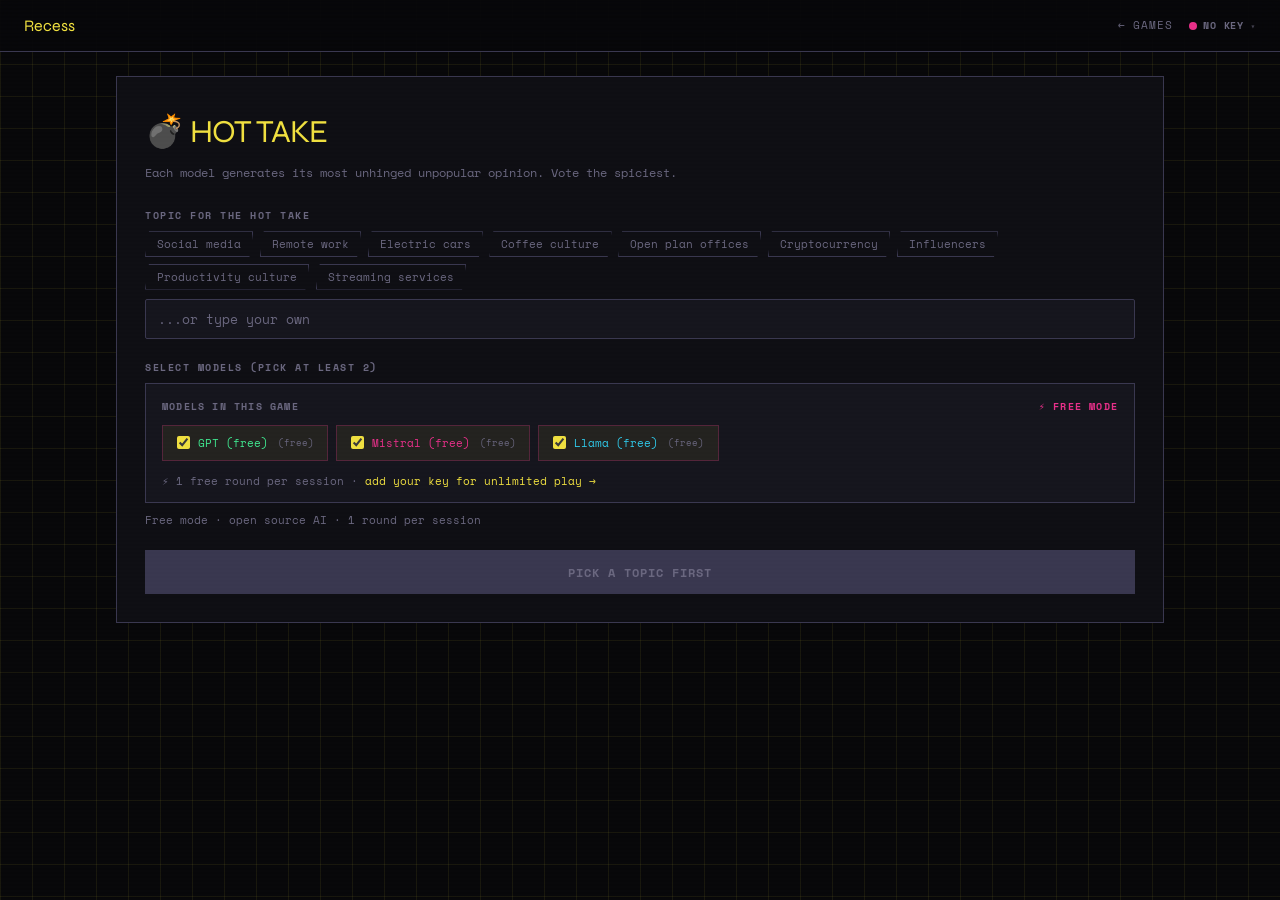
<file: games/hot-take.html>
<!DOCTYPE html>
<html lang="en">
<head>
  <meta charset="UTF-8">
  <meta name="viewport" content="width=device-width, initial-scale=1.0">
  <title>Hot Take 💣 Recess</title>
  <link rel="preconnect" href="https://fonts.googleapis.com">
  <link href="https://fonts.googleapis.com/css2?family=Space+Mono:wght@400;700&family=Syne:wght@800&display=swap" rel="stylesheet">
  <link rel="stylesheet" href="../css/arcade.css">
  <style>
    .take-grid {
      display: grid;
      grid-template-columns: repeat(auto-fit, minmax(250px, 1fr));
      gap: 1px; background: var(--dim);
    }
    .take-panel {
      background: var(--bg2); display: flex; flex-direction: column;
      min-height: 200px; transition: all 0.15s; position: relative;
    }
    .take-panel.vote-mode { cursor: crosshair; }
    .take-panel.vote-mode:hover { background: var(--bg3); }
    .take-panel.winner {
      border: 1px solid var(--accent); background: rgba(240,224,64,0.04);
    }
    .take-panel .vote-overlay {
      position: absolute; inset: 0; display: flex; align-items: center; justify-content: center;
      font-size: 10px; font-weight: 700; letter-spacing: 0.2em; color: var(--pink);
      opacity: 0; transition: opacity 0.15s; text-transform: uppercase;
      background: rgba(232,48,138,0.06);
    }
    .take-panel.vote-mode:hover .vote-overlay { opacity: 1; }

    .spice-meter {
      display: flex; gap: 2px; align-items: center;
    }
    .spice-dot {
      width: 6px; height: 6px; border-radius: 50%; background: var(--dim);
    }
    .spice-dot.hot { background: var(--pink); }

    .selector-note { font-size: 11px; color: var(--muted); margin-top: 0.5rem; min-height: 16px; }
  </style>
</head>
<body>
<div id="nav-root"></div>

<div id="no-key-overlay" class="no-key-overlay">
  <div class="no-key-card">
    <h2>FREE ROUND USED</h2>
    <p>You've used your free round. Enter an API key to keep playing — Gemini is completely free!</p>
    <a class="arcade-btn-primary" href="../index.html#key-entry">← GET A KEY</a>
    <a class="arcade-btn-ghost" href="../index.html" style="margin-top:0.5rem">← BACK TO LOBBY</a>
  </div>
</div>

<div class="game-page-wrap">

  <!-- SETUP -->
  <div id="setup" class="game-setup-card">
    <div class="game-title">💣 HOT TAKE</div>
    <div class="game-tagline">Each model generates its most unhinged unpopular opinion. Vote the spiciest.</div>

    <div class="form-group">
      <label class="form-label">TOPIC FOR THE HOT TAKE</label>
      <div class="preset-chips" id="topic-chips"></div>
      <input type="text" id="topic-input" class="arcade-input"
        placeholder="...or type your own" maxlength="80"
        oninput="topic = this.value.trim(); checkReady()">
    </div>

    <div class="form-group">
      <label class="form-label">SELECT MODELS (pick at least 2)</label>
      <div id="model-selector"></div>
      <div class="selector-note" id="selector-note"></div>
    </div>

    <button id="btn-start" class="arcade-btn-primary" style="width:100%;padding:0.85rem" disabled onclick="startGame()">
      PICK A TOPIC FIRST
    </button>
  </div>

  <!-- GAME AREA -->
  <div id="game-area" style="display:none">
    <div style="background:var(--bg3);border:1px solid var(--dim);padding:0.6rem 1rem;margin-bottom:1px;display:flex;align-items:center;justify-content:space-between">
      <div>
        <div class="label" style="margin-bottom:0.15rem">HOT TAKES ON</div>
        <div style="font-family:var(--display);font-size:0.95rem" id="topic-display">—</div>
      </div>
      <div class="label" id="status-label">GENERATING...</div>
    </div>

    <div class="take-grid" id="take-grid"></div>

    <div class="vote-section" id="vote-section" style="margin-top:1px">
      <div class="vote-title">Most unhinged take? 🌶️</div>
      <div style="font-size:11px;color:var(--muted);margin-bottom:0.5rem">Click on a panel to vote</div>
    </div>
  </div>
</div>

<div id="error-toast"></div>
<script src="../js/key-manager.js"></script>
<script src="../js/ai-client.js"></script>
<script src="../js/share-card.js"></script>
<script src="../js/nav.js"></script>
<script>
Nav.inject('game');

const _guard = KeyManager.guardPage();
if (_guard === 'wall') document.getElementById('no-key-overlay').classList.add('visible');

const PRESETS = [
  'Social media','Remote work','Electric cars',
  'Coffee culture','Open plan offices',
  'Cryptocurrency','Influencers','Productivity culture',
  'Streaming services',
];

let topic = '';
let voted = false;
let panelData = [];

// Chips
const chipWrap = document.getElementById('topic-chips');
PRESETS.forEach(p => {
  const btn = document.createElement('button');
  btn.className = 'preset-chip';
  btn.textContent = p;
  btn.onclick = () => {
    document.querySelectorAll('.preset-chip').forEach(c=>c.classList.remove('active'));
    btn.classList.add('active');
    document.getElementById('topic-input').value = p;
    topic = p; checkReady();
  };
  chipWrap.appendChild(btn);
});

// Model selector
const selector = buildSelector(document.getElementById('model-selector'), {
  min: 2, max: 5, onChange: () => {
    document.getElementById('selector-note').textContent = selector.getNote();
    checkReady();
  }
});
document.getElementById('selector-note').textContent = selector.getNote();

function checkReady() {
  const btn = document.getElementById('btn-start');
  if (topic && selector.isValid()) {
    btn.disabled = false; btn.textContent = '💣 GENERATE HOT TAKES';
  } else {
    btn.disabled = true;
    btn.textContent = !topic ? 'PICK A TOPIC FIRST' : 'SELECT AT LEAST 2 MODELS';
  }
}

function startGame() {
  const models = selector.getModels();
  document.getElementById('setup').style.display = 'none';
  document.getElementById('game-area').style.display = 'block';
  document.getElementById('topic-display').textContent = topic;

  const tGrid = document.getElementById('take-grid');
  tGrid.innerHTML = '';
  panelData = [];

  models.forEach(modelSpec => {
    const safeId = modelSpec.modelId.replace(/[^a-z0-9]/g, '-');
    const spice = 3 + Math.floor(Math.random() * 3);
    const panel = document.createElement('div');
    panel.className = 'take-panel';
    panel.innerHTML = `
      <div class="vote-overlay">MOST UNHINGED ▶</div>
      <div class="panel-header">
        <span class="panel-model-label" style="color:${getModelColor(modelSpec.provider || modelSpec.modelId)}">${modelSpec.display}</span>
        <div class="spice-meter">
          ${[1,2,3,4,5].map(n=>`<div class="spice-dot${n<=spice?' hot':''}"></div>`).join('')}
        </div>
      </div>
      <div class="panel-body panel-content" id="tbody-${safeId}">
        <div class="panel-thinking"><span>cooking up something spicy</span><span class="thinking-dots"><span>.</span><span>.</span><span>.</span></span></div>
      </div>
    `;
    tGrid.appendChild(panel);
    panelData.push({ modelSpec, el: panel, bodyEl: panel.querySelector(`#tbody-${safeId}`), safeId });
  });

  runGame();
}

async function runGame() {
  const prompt = `Give your most unpopular, controversial, but genuinely defensible opinion about: "${topic}". State it boldly in 2-3 sentences. Do NOT hedge. Do NOT add disclaimers like "Of course, some might disagree..." — just commit to the take. Be provocative and specific.${NO_META}`;

  let doneCount = 0;
  const total = panelData.length;

  await Promise.allSettled(panelData.map(({ modelSpec, el, bodyEl }) => {
    el.classList.add('streaming');
    return streamToPanel(modelSpec, [{ role:'user', content: prompt }], bodyEl, el)
      .then(() => {
        doneCount++;
        if (doneCount === total) {
          document.getElementById('status-label').textContent = 'VOTE NOW';
          enableVoting();
        }
      });
  }));
}

function enableVoting() {
  document.getElementById('vote-section').classList.add('visible');
  document.getElementById('vote-section').scrollIntoView({ behavior:'smooth', block:'nearest' });
  if (_guard === 'free') KeyManager.markFreeUsed();
  panelData.forEach(({ modelSpec, el, bodyEl }) => {
    el.classList.add('vote-mode');
    el.onclick = () => { if (!voted) { voted = true; castVote(modelSpec, bodyEl.textContent.trim()); }};
  });
}

function castVote(modelSpec, takeText) {
  panelData.forEach(d => { d.el.classList.remove('vote-mode'); d.el.onclick = null; });
  panelData.find(d => d.modelSpec.modelId === modelSpec.modelId)?.el.classList.add('winner');
  const excerpt = takeText.slice(0, 150) + (takeText.length > 150 ? '...' : '');
  document.getElementById('vote-section').style.display = 'none';
  ShareCard.show({
    game: 'Hot Take',
    headline: `${modelSpec.display} went most unhinged 💣`,
    body: `On "${topic}": "${excerpt}"`,
    tweetText: `${modelSpec.display}'s hot take on "${topic}":\n\n"${excerpt}"\n\n— Recess 💣`,
  });
}
</script>
</body>
</html>
</file>
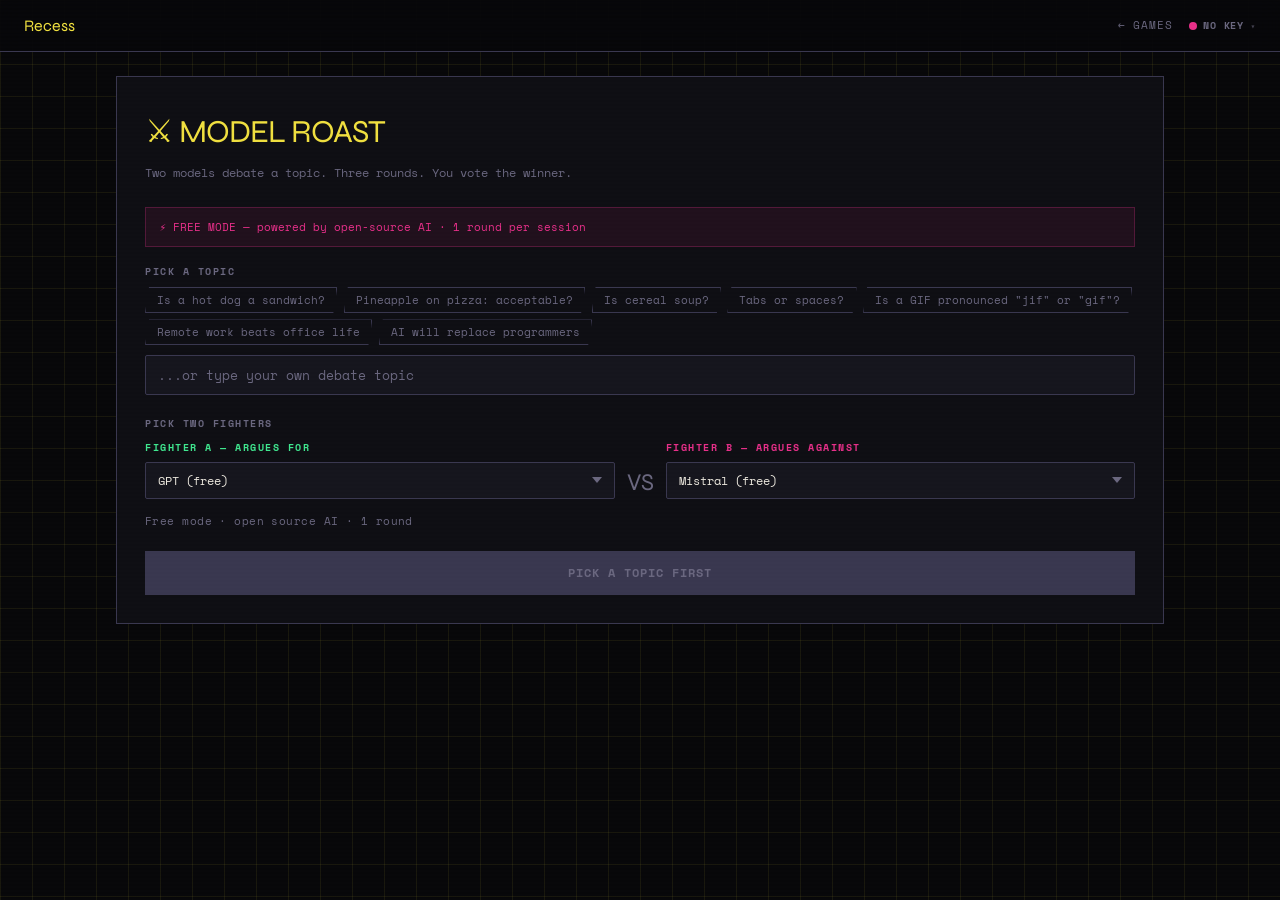
<file: games/model-roast.html>
<!DOCTYPE html>
<html lang="en">
<head>
  <meta charset="UTF-8">
  <meta name="viewport" content="width=device-width, initial-scale=1.0">
  <title>Model Roast ⚔ Recess</title>
  <link rel="preconnect" href="https://fonts.googleapis.com">
  <link href="https://fonts.googleapis.com/css2?family=Space+Mono:wght@400;700&family=Syne:wght@800&display=swap" rel="stylesheet">
  <link rel="stylesheet" href="../css/arcade.css">
  <style>
    .split-arena {
      display: grid; grid-template-columns: 1fr 1fr;
      gap: 1px; background: var(--dim); margin-bottom: 1px;
    }
    @media (max-width: 640px) { .split-arena { grid-template-columns: 1fr; } }

    .round-bar {
      background: var(--bg3); border: 1px solid var(--dim);
      padding: 0.75rem 1rem;
      display: flex; align-items: center; justify-content: space-between;
      margin-bottom: 1px; flex-wrap: wrap; gap: 0.5rem;
    }
    .round-name { font-family: var(--display); font-size: 1.1rem; letter-spacing: -0.02em; }
    .round-dots { display: flex; gap: 0.4rem; }
    .round-dot {
      width: 10px; height: 10px; border-radius: 50%;
      border: 1px solid var(--dim); transition: all 0.3s;
    }
    .round-dot.done   { background: var(--green); border-color: var(--green); }
    .round-dot.active { background: var(--accent); border-color: var(--accent); box-shadow: 0 0 6px var(--accent); }

    .model-select-grid {
      display: grid; grid-template-columns: 1fr auto 1fr; gap: 0.75rem; align-items: start;
    }
    @media (max-width: 640px) { .model-select-grid { grid-template-columns: 1fr; } }
    .vs-label { font-family: var(--display); font-size: 1.5rem; color: var(--muted); text-align: center; padding-top: 1.5rem; }

    .stance-tag {
      font-size: 9px; font-weight: 700; letter-spacing: 0.12em; text-transform: uppercase;
      padding: 2px 6px; border: 1px solid; border-radius: 2px;
    }
    .stance-for     { color: var(--green); border-color: var(--green); background: rgba(64,232,144,0.1); }
    .stance-against { color: var(--pink);  border-color: var(--pink);  background: rgba(232,48,138,0.1); }
    .stance-closing { color: var(--accent);border-color: var(--accent);background: rgba(240,224,64,0.1); }

    .btn-next {
      width: 100%; padding: 0.7rem;
      background: transparent; border: 1px solid var(--dim);
      color: var(--muted); font-family: var(--mono); font-size: 11px;
      font-weight: 700; letter-spacing: 0.1em; text-transform: uppercase;
      cursor: crosshair; transition: all 0.15s;
    }
    .btn-next:hover:not(:disabled) { border-color: var(--accent); color: var(--accent); }
    .btn-next:disabled { cursor: wait; opacity: 0.5; }

    .selector-note {
      font-size: 11px; color: var(--muted); margin-top: 0.5rem;
      min-height: 16px; letter-spacing: 0.04em;
    }
  </style>
</head>
<body>
<div id="nav-root"></div>

<div id="no-key-overlay" class="no-key-overlay">
  <div class="no-key-card">
    <h2>FREE ROUND USED</h2>
    <p>You've used your free round. Enter an API key in the lobby to keep playing — Gemini is completely free!</p>
    <a class="arcade-btn-primary" href="../index.html#key-entry">← GET A KEY</a>
    <a class="arcade-btn-ghost" href="../index.html" style="margin-top:0.5rem">← BACK TO LOBBY</a>
  </div>
</div>

<div class="game-page-wrap">

  <!-- SETUP -->
  <div id="setup" class="game-setup-card">
    <div class="game-title">⚔ MODEL ROAST</div>
    <div class="game-tagline">Two models debate a topic. Three rounds. You vote the winner.</div>

    <!-- Free mode note -->
    <div id="free-mode-note" style="display:none;background:rgba(232,48,138,0.08);border:1px solid rgba(232,48,138,0.25);padding:0.6rem 0.85rem;margin-bottom:1rem;font-size:11px;color:var(--pink)">
      ⚡ FREE MODE — powered by open-source AI · 1 round per session
    </div>

    <div class="form-group">
      <label class="form-label">PICK A TOPIC</label>
      <div class="preset-chips" id="topic-chips"></div>
      <input type="text" id="topic-input" class="arcade-input"
        placeholder="...or type your own debate topic" maxlength="120"
        oninput="state.topic = this.value.trim(); checkReady()">
    </div>

    <div class="form-group">
      <label class="form-label">PICK TWO FIGHTERS</label>
      <div class="model-select-grid">
        <div>
          <div class="label" style="margin-bottom:0.35rem;color:var(--green)">FIGHTER A — argues FOR</div>
          <select id="selector-a" class="arcade-select" style="width:100%"></select>
        </div>
        <div class="vs-label">VS</div>
        <div>
          <div class="label" style="margin-bottom:0.35rem;color:var(--pink)">FIGHTER B — argues AGAINST</div>
          <select id="selector-b" class="arcade-select" style="width:100%"></select>
        </div>
      </div>
      <div class="selector-note" id="selector-note"></div>
    </div>

    <button id="btn-start" class="arcade-btn-primary" style="width:100%;padding:0.85rem" disabled onclick="startDebate()">
      PICK A TOPIC FIRST
    </button>
  </div>

  <!-- ARENA -->
  <div id="arena" style="display:none">
    <div class="round-bar">
      <div>
        <div class="label" style="margin-bottom:0.2rem">ROUND <span id="round-num">1</span> OF 3</div>
        <div class="round-name" id="round-name">OPENING ARGUMENTS</div>
      </div>
      <div>
        <div class="label" style="margin-bottom:0.3rem;text-align:right">PROGRESS</div>
        <div class="round-dots">
          <div class="round-dot active" id="dot-1"></div>
          <div class="round-dot" id="dot-2"></div>
          <div class="round-dot" id="dot-3"></div>
        </div>
      </div>
    </div>

    <div style="background:rgba(240,224,64,0.05);border:1px solid rgba(240,224,64,0.15);border-top:none;padding:0.5rem 1rem;font-size:12px;margin-bottom:1px">
      <span style="color:var(--muted)">TOPIC: </span>
      <span id="banner-topic" style="color:var(--accent)"></span>
    </div>

    <div class="split-arena">
      <div class="game-panel" id="panel-a">
        <div class="panel-header">
          <span class="panel-model-label" id="panel-a-name" style="color:var(--green)">—</span>
          <span class="stance-tag stance-for" id="panel-a-stance">FOR</span>
        </div>
        <div class="panel-body panel-content" id="panel-a-body">
          <div class="panel-thinking"><span>thinking</span><span class="thinking-dots"><span>.</span><span>.</span><span>.</span></span></div>
        </div>
      </div>
      <div class="game-panel" id="panel-b">
        <div class="panel-header">
          <span class="panel-model-label" id="panel-b-name" style="color:var(--pink)">—</span>
          <span class="stance-tag stance-against" id="panel-b-stance">AGAINST</span>
        </div>
        <div class="panel-body panel-content" id="panel-b-body">
          <div class="panel-thinking"><span>thinking</span><span class="thinking-dots"><span>.</span><span>.</span><span>.</span></span></div>
        </div>
      </div>
    </div>

    <button id="btn-next" class="btn-next" disabled onclick="nextRound()">
      WAITING FOR BOTH FIGHTERS...
    </button>

    <div class="vote-section" id="vote-section">
      <div class="vote-title">Who won the debate?</div>
      <div class="vote-grid">
        <button class="arcade-btn-ghost" onclick="castVote('a')"
          style="border-color:var(--green);color:var(--green)">
          🟢 <span id="vote-a-label">FIGHTER A</span>
        </button>
        <button class="arcade-btn-ghost" onclick="castVote('tie')">🤝 TIE</button>
        <button class="arcade-btn-ghost" onclick="castVote('b')"
          style="border-color:var(--pink);color:var(--pink)">
          🔴 <span id="vote-b-label">FIGHTER B</span>
        </button>
      </div>
    </div>
  </div>
</div>

<div id="error-toast"></div>
<script src="../js/key-manager.js"></script>
<script src="../js/ai-client.js"></script>
<script src="../js/share-card.js"></script>
<script src="../js/nav.js"></script>
<script>
Nav.inject('game');

// Guard: wall = show overlay, free = allow with free models, true = allow with key
const _guard = KeyManager.guardPage();
if (_guard === 'wall') {
  document.getElementById('no-key-overlay').classList.add('visible');
}
if (_guard === 'free') {
  document.getElementById('free-mode-note').style.display = 'block';
}

const PRESETS = [
  'Is a hot dog a sandwich?','Pineapple on pizza: acceptable?',
  'Is cereal soup?','Tabs or spaces?',
  'Is a GIF pronounced "jif" or "gif"?','Remote work beats office life',
  'AI will replace programmers',
];

const ROUND_META = [
  { label:'OPENING ARGUMENTS', stanceA:'FOR',     stanceB:'AGAINST' },
  { label:'REBUTTAL',          stanceA:'AGAINST', stanceB:'FOR'     },
  { label:'CLOSING STATEMENT', stanceA:'CLOSING', stanceB:'CLOSING' },
];

const state = {
  topic:'', round:0,
  modelA: null, modelB: null,  // { provider, key, modelId, display }
  responses:{ a:['','',''], b:['','',''] },
};

// Build VS selector
const vsSelector = buildVsSelector(
  document.getElementById('selector-a'),
  document.getElementById('selector-b')
);

// Update selector note and ready state when selections change
function onSelectorChange() {
  const note = document.getElementById('selector-note');
  note.textContent = vsSelector.getNote();
  checkReady();
}

document.getElementById('selector-a').addEventListener('change', onSelectorChange);
document.getElementById('selector-b').addEventListener('change', onSelectorChange);

// Render preset chips
const chipWrap = document.getElementById('topic-chips');
PRESETS.forEach(p => {
  const btn = document.createElement('button');
  btn.className = 'preset-chip';
  btn.textContent = p;
  btn.onclick = () => {
    document.querySelectorAll('.preset-chip').forEach(c => c.classList.remove('active'));
    btn.classList.add('active');
    document.getElementById('topic-input').value = p;
    state.topic = p; checkReady();
  };
  chipWrap.appendChild(btn);
});

// Init note
document.getElementById('selector-note').textContent = vsSelector.getNote();

function checkReady() {
  const btn = document.getElementById('btn-start');
  const valid = vsSelector.isValid();
  if (state.topic && valid) {
    btn.disabled = false; btn.textContent = '⚔ LET THE ROAST BEGIN';
  } else {
    btn.disabled = true;
    btn.textContent = !state.topic ? 'PICK A TOPIC FIRST' : 'PICK TWO DIFFERENT FIGHTERS';
  }
}

function startDebate() {
  state.modelA = vsSelector.getModelA();
  state.modelB = vsSelector.getModelB();
  document.getElementById('setup').style.display = 'none';
  document.getElementById('arena').style.display = 'block';
  document.getElementById('banner-topic').textContent = state.topic;
  document.getElementById('panel-a-name').textContent = state.modelA.display;
  document.getElementById('panel-b-name').textContent = state.modelB.display;
  document.getElementById('vote-a-label').textContent = state.modelA.display.toUpperCase();
  document.getElementById('vote-b-label').textContent = state.modelB.display.toUpperCase();
  runRound(1);
}

function updateRoundUI(n) {
  document.getElementById('round-num').textContent = n;
  document.getElementById('round-name').textContent = ROUND_META[n-1].label;
  for (let i = 1; i <= 3; i++) {
    const d = document.getElementById(`dot-${i}`);
    d.className = 'round-dot';
    if (i < n) d.classList.add('done');
    if (i === n) d.classList.add('active');
  }
}

function setStance(side, stance) {
  const el = document.getElementById(`panel-${side}-stance`);
  el.className = `stance-tag stance-${stance.toLowerCase()}`;
  el.textContent = stance;
}

function resetPanel(side) {
  document.getElementById(`panel-${side}`).className = 'game-panel';
  document.getElementById(`panel-${side}-body`).innerHTML =
    '<div class="panel-thinking"><span>thinking</span><span class="thinking-dots"><span>.</span><span>.</span><span>.</span></span></div>';
}

async function runRound(n) {
  state.round = n;
  updateRoundUI(n);
  setStance('a', ROUND_META[n-1].stanceA);
  setStance('b', ROUND_META[n-1].stanceB);
  resetPanel('a'); resetPanel('b');

  const btnNext = document.getElementById('btn-next');
  btnNext.disabled = true;
  btnNext.textContent = 'WAITING FOR BOTH FIGHTERS...';

  const [resA, resB] = await Promise.allSettled([
    streamToPanel(
      state.modelA,
      [{ role:'user', content: buildPrompt(n,'a',ROUND_META[n-1].stanceA) }],
      document.getElementById('panel-a-body'),
      document.getElementById('panel-a')
    ),
    streamToPanel(
      state.modelB,
      [{ role:'user', content: buildPrompt(n,'b',ROUND_META[n-1].stanceB) }],
      document.getElementById('panel-b-body'),
      document.getElementById('panel-b')
    ),
  ]);

  state.responses.a[n-1] = resA.status === 'fulfilled' ? resA.value.text : '';
  state.responses.b[n-1] = resB.status === 'fulfilled' ? resB.value.text : '';

  if (n < 3) {
    btnNext.disabled = false;
    btnNext.textContent = `▶ ROUND ${n+1}: ${ROUND_META[n].label}`;
  } else {
    btnNext.style.display = 'none';
    // Mark free round as used after all 3 rounds complete
    if (_guard === 'free') KeyManager.markFreeUsed();
    document.getElementById('vote-section').classList.add('visible');
    document.getElementById('vote-section').scrollIntoView({ behavior:'smooth', block:'nearest' });
  }
}

function buildPrompt(round, side, stance) {
  const topic = state.topic;
  const oppText = state.responses[side === 'a' ? 'b' : 'a'][round - 2] || '';
  if (round === 1)
    return `You are a sharp debater. Argue ${stance} the following: "${topic}". Make your strongest opening argument in 3-4 sentences. Be persuasive, witty, specific. Do not mention you are an AI.${NO_META}`;
  if (round === 2)
    return `You are debating ${stance} "${topic}". Your opponent just said: "${oppText}". Rebut them and add new points. 3-4 sentences, sharp and direct. Do not say you are an AI.${NO_META}`;
  return `Give a memorable closing statement for the debate on "${topic}". Distill your best arguments into 2-3 sentences. End with a killer line. Do not say you are an AI.${NO_META}`;
}

function nextRound() {
  document.getElementById('btn-next').disabled = true;
  document.getElementById('arena').scrollIntoView({ behavior:'smooth', block:'start' });
  runRound(state.round + 1);
}

function castVote(winner) {
  const nA = state.modelA.display;
  const nB = state.modelB.display;
  const t = state.topic;
  const data = winner === 'a'
    ? { headline:`${nA} wins 🏆`, body:`"${t}" — ${nA} defeated ${nB}`, tweet:`${nA} just destroyed ${nB} debating "${t}" 🔥 Recess` }
    : winner === 'b'
    ? { headline:`${nB} wins 🏆`, body:`"${t}" — ${nB} defeated ${nA}`, tweet:`${nB} just destroyed ${nA} debating "${t}" 🔥 Recess` }
    : { headline:`🤝 It's a tie`, body:`"${t}" — ${nA} vs ${nB} ended in a draw`, tweet:`${nA} vs ${nB} debating "${t}" — IT'S A TIE 🤝 Recess` };
  document.getElementById('vote-section').style.display = 'none';
  ShareCard.show({ game:'Model Roast', headline:data.headline, body:data.body, tweetText:data.tweet });
}
</script>
</body>
</html>
</file>
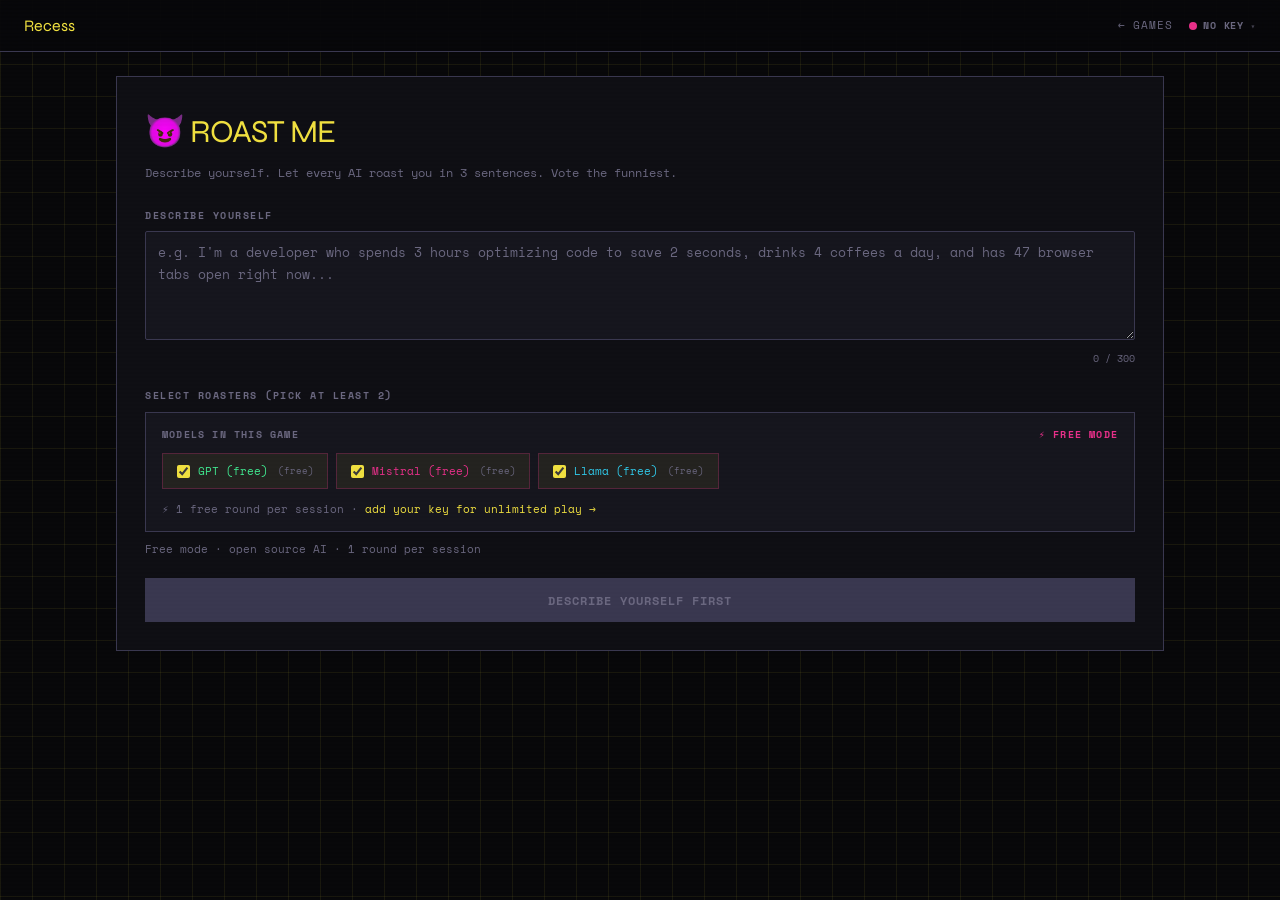
<file: games/roast-me.html>
<!DOCTYPE html>
<html lang="en">
<head>
  <meta charset="UTF-8">
  <meta name="viewport" content="width=device-width, initial-scale=1.0">
  <title>Roast Me 😈 Recess</title>
  <link rel="preconnect" href="https://fonts.googleapis.com">
  <link href="https://fonts.googleapis.com/css2?family=Space+Mono:wght@400;700&family=Syne:wght@800&display=swap" rel="stylesheet">
  <link rel="stylesheet" href="../css/arcade.css">
  <style>
    .roast-grid {
      display: grid;
      grid-template-columns: repeat(auto-fit, minmax(260px, 1fr));
      gap: 1px; background: var(--dim);
    }
    .roast-panel {
      background: var(--bg2); display: flex; flex-direction: column;
      min-height: 200px; transition: all 0.15s; position: relative;
    }
    .roast-panel.vote-mode { cursor: crosshair; }
    .roast-panel.vote-mode:hover { background: var(--bg3); }
    .roast-panel.winner {
      border: 1px solid var(--accent); background: rgba(240,224,64,0.04);
    }
    .vote-overlay {
      position: absolute; inset: 0; display: flex; align-items: center; justify-content: center;
      font-size: 10px; font-weight: 700; letter-spacing: 0.2em; color: var(--accent);
      opacity: 0; transition: opacity 0.15s; text-transform: uppercase;
      background: rgba(240,224,64,0.08);
    }
    .roast-panel.vote-mode:hover .vote-overlay { opacity: 1; }

    textarea.arcade-input {
      resize: vertical; min-height: 100px; line-height: 1.7;
    }
    .char-count { font-size: 10px; color: var(--muted); text-align: right; margin-top: 0.3rem; }
    .char-count.warning { color: var(--pink); }

    .selector-note { font-size: 11px; color: var(--muted); margin-top: 0.5rem; min-height: 16px; }
  </style>
</head>
<body>
<div id="nav-root"></div>

<div id="no-key-overlay" class="no-key-overlay">
  <div class="no-key-card">
    <h2>FREE ROUND USED</h2>
    <p>You've used your free round. Enter an API key to keep playing — Gemini is completely free!</p>
    <a class="arcade-btn-primary" href="../index.html#key-entry">← GET A KEY</a>
    <a class="arcade-btn-ghost" href="../index.html" style="margin-top:0.5rem">← BACK TO LOBBY</a>
  </div>
</div>

<div class="game-page-wrap">

  <!-- SETUP -->
  <div id="setup" class="game-setup-card">
    <div class="game-title">😈 ROAST ME</div>
    <div class="game-tagline">Describe yourself. Let every AI roast you in 3 sentences. Vote the funniest.</div>

    <div class="form-group">
      <label class="form-label">DESCRIBE YOURSELF</label>
      <textarea id="bio-input" class="arcade-input" maxlength="300" rows="4"
        placeholder="e.g. I'm a developer who spends 3 hours optimizing code to save 2 seconds, drinks 4 coffees a day, and has 47 browser tabs open right now..."
        oninput="checkReady(this)"></textarea>
      <div class="char-count" id="char-count">0 / 300</div>
    </div>

    <div class="form-group">
      <label class="form-label">SELECT ROASTERS (pick at least 2)</label>
      <div id="model-selector"></div>
      <div class="selector-note" id="selector-note"></div>
    </div>

    <button id="btn-start" class="arcade-btn-primary" style="width:100%;padding:0.85rem" disabled onclick="startRoast()">
      DESCRIBE YOURSELF FIRST
    </button>
  </div>

  <!-- ROAST AREA -->
  <div id="roast-area" style="display:none">
    <div style="background:var(--bg3);border:1px solid var(--dim);padding:0.75rem 1rem;margin-bottom:1px">
      <div class="label" style="margin-bottom:0.3rem">THE VICTIM SAID</div>
      <div id="bio-display" style="font-size:12px;color:var(--muted);font-style:italic;line-height:1.6"></div>
    </div>

    <div class="roast-grid" id="roast-grid"></div>

    <div class="vote-section" id="vote-section" style="margin-top:1px">
      <div class="vote-title">Which roast hit hardest? 😭</div>
      <div style="font-size:11px;color:var(--muted);margin-bottom:0.5rem">Click on a roast panel to vote</div>
    </div>
  </div>
</div>

<div id="error-toast"></div>
<script src="../js/key-manager.js"></script>
<script src="../js/ai-client.js"></script>
<script src="../js/share-card.js"></script>
<script src="../js/nav.js"></script>
<script>
Nav.inject('game');

const _guard = KeyManager.guardPage();
if (_guard === 'wall') document.getElementById('no-key-overlay').classList.add('visible');

let voted = false;
let panelData = [];

// Model selector
const selector = buildSelector(document.getElementById('model-selector'), {
  min: 2, max: 5, onChange: () => {
    document.getElementById('selector-note').textContent = selector.getNote();
    checkReady();
  }
});
document.getElementById('selector-note').textContent = selector.getNote();

function checkReady(textarea) {
  const bio = document.getElementById('bio-input').value.trim();
  const count = document.getElementById('bio-input').value.length;
  const cc = document.getElementById('char-count');
  cc.textContent = `${count} / 300`;
  cc.className = 'char-count' + (count > 260 ? ' warning' : '');

  const btn = document.getElementById('btn-start');
  if (bio.length > 10 && selector.isValid()) {
    btn.disabled = false; btn.textContent = '😈 ROAST ME';
  } else {
    btn.disabled = true;
    btn.textContent = bio.length <= 10 ? 'DESCRIBE YOURSELF FIRST' : 'SELECT AT LEAST 2 MODELS';
  }
}

function startRoast() {
  const bio = document.getElementById('bio-input').value.trim();
  const models = selector.getModels();
  document.getElementById('setup').style.display = 'none';
  document.getElementById('roast-area').style.display = 'block';
  document.getElementById('bio-display').textContent = `"${bio}"`;

  const rGrid = document.getElementById('roast-grid');
  rGrid.innerHTML = '';
  panelData = [];

  models.forEach(modelSpec => {
    const safeId = modelSpec.modelId.replace(/[^a-z0-9]/g, '-');
    const panel = document.createElement('div');
    panel.className = 'roast-panel game-panel';
    panel.innerHTML = `
      <div class="vote-overlay">CLICK TO VOTE ▶</div>
      <div class="panel-header">
        <span class="panel-model-label" style="color:${getModelColor(modelSpec.provider || modelSpec.modelId)}">${modelSpec.display}</span>
        <span class="arcade-tag" id="roast-tag-${safeId}">ROASTING...</span>
      </div>
      <div class="panel-body panel-content" id="roast-body-${safeId}">
        <div class="panel-thinking"><span>taking aim</span><span class="thinking-dots"><span>.</span><span>.</span><span>.</span></span></div>
      </div>
    `;
    rGrid.appendChild(panel);
    panelData.push({ modelSpec, el: panel, bodyEl: panel.querySelector(`#roast-body-${safeId}`), safeId });
  });

  runRoast(bio);
}

async function runRoast(bio) {
  const sysPrompt = `You are a stand-up comedian doing a roast. Write exactly 3 sentences roasting this person based on what they said about themselves. Be funny and observational — highlight the contradiction or irony. Be witty, not cruel. End with a punchline.${NO_META}`;

  let doneCount = 0;
  const total = panelData.length;

  await Promise.allSettled(panelData.map(({ modelSpec, el, bodyEl, safeId }) => {
    el.classList.add('streaming');
    return streamToPanel(
      modelSpec,
      [
        { role:'system', content: sysPrompt },
        { role:'user',   content: `Roast this person: "${bio}"` },
      ],
      bodyEl, el
    ).then(() => {
      const tag = document.getElementById(`roast-tag-${safeId}`);
      if (tag) { tag.textContent = 'READY'; tag.className = 'arcade-tag green'; }
      doneCount++;
      if (doneCount === total) enableVoting();
    });
  }));
}

function enableVoting() {
  document.getElementById('vote-section').classList.add('visible');
  document.getElementById('vote-section').scrollIntoView({ behavior:'smooth', block:'nearest' });
  if (_guard === 'free') KeyManager.markFreeUsed();
  panelData.forEach(({ modelSpec, el, bodyEl }) => {
    el.classList.add('vote-mode');
    el.onclick = () => { if (!voted) { voted = true; castVote(modelSpec, bodyEl.textContent.trim()); }};
  });
}

function castVote(modelSpec, roastText) {
  panelData.forEach(d => { d.el.classList.remove('vote-mode'); d.el.onclick = null; });
  panelData.find(d => d.modelSpec.modelId === modelSpec.modelId)?.el.classList.add('winner');
  const firstSentence = roastText.split(/[.!?]/)[0] || roastText.slice(0,100);
  document.getElementById('vote-section').style.display = 'none';
  ShareCard.show({
    game: 'Roast Me',
    headline: `${modelSpec.display} won the roast 😭`,
    body: firstSentence,
    tweetText: `${modelSpec.display} just absolutely roasted me on Recess 😭 "${firstSentence}"`,
  });
}
</script>
</body>
</html>
</file>
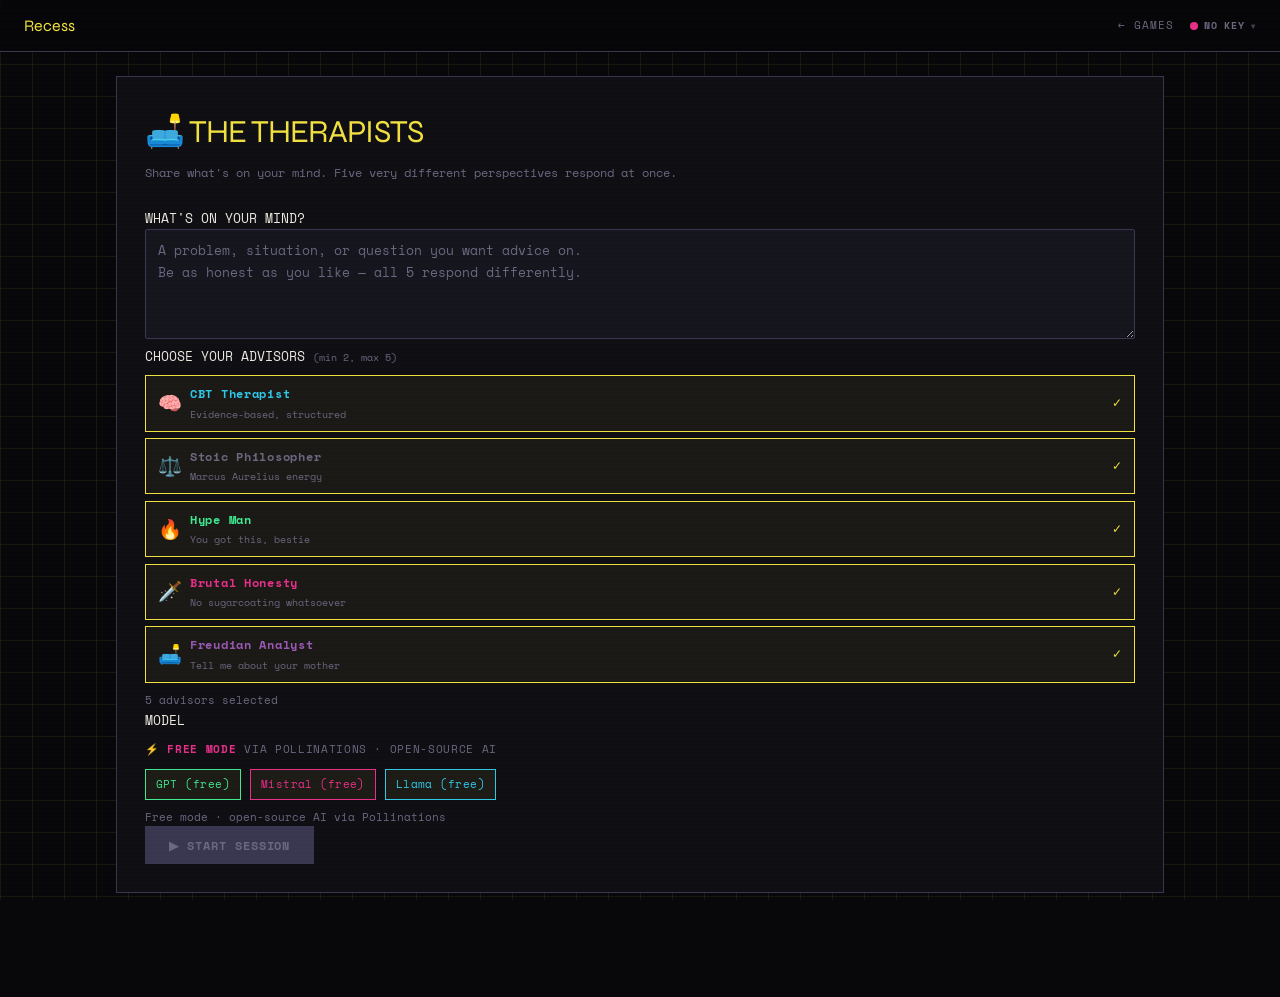
<file: games/therapists.html>
<!DOCTYPE html>
<html lang="en">
<head>
  <meta charset="UTF-8">
  <meta name="viewport" content="width=device-width, initial-scale=1.0">
  <title>The Therapists 🛌️ Recess</title>
  <link rel="preconnect" href="https://fonts.googleapis.com">
  <link href="https://fonts.googleapis.com/css2?family=Space+Mono:wght@400;700&family=Syne:wght@800&display=swap" rel="stylesheet">
  <link rel="stylesheet" href="../css/arcade.css">
  <style>
    .therapist-grid {
      display: grid;
      grid-template-columns: repeat(auto-fit, minmax(260px, 1fr));
      gap: 1px;
      background: var(--dim);
    }
    .therapist-panel {
      background: var(--bg2);
      display: flex;
      flex-direction: column;
      min-height: 220px;
      transition: all 0.15s;
      position: relative;
      border: 2px solid transparent;
    }
    .therapist-panel.vote-mode { cursor: crosshair; }
    .therapist-panel.vote-mode:hover { background: var(--bg3); }
    .therapist-panel.winner { background: rgba(240,224,64,0.04); }

    .vote-overlay {
      position: absolute; inset: 0;
      display: flex; align-items: center; justify-content: center;
      font-size: 10px; font-weight: 700; letter-spacing: 0.2em; color: var(--accent);
      opacity: 0; transition: opacity 0.15s; text-transform: uppercase;
      background: rgba(240,224,64,0.08);
    }
    .therapist-panel.vote-mode:hover .vote-overlay { opacity: 1; }

    .panel-header {
      display: flex; align-items: center; gap: 0.5rem;
      padding: 0.75rem 1rem 0.5rem;
      border-bottom: 1px solid var(--dim);
    }
    .panel-emoji { font-size: 1.3rem; line-height: 1; }
    .panel-name {
      font-family: var(--display);
      font-size: 0.85rem;
      letter-spacing: -0.01em;
    }
    .panel-winner-badge {
      margin-left: auto;
      font-size: 9px; font-weight: 700; letter-spacing: 0.12em;
      color: var(--accent); background: rgba(240,224,64,0.1);
      border: 1px solid rgba(240,224,64,0.3);
      padding: 2px 6px;
      display: none;
    }
    .therapist-panel.winner .panel-winner-badge { display: inline-block; }

    .panel-body {
      padding: 0.75rem 1rem;
      font-size: 13px;
      line-height: 1.75;
      flex: 1;
      color: var(--text);
    }
    .panel-body .thinking {
      color: var(--dim);
      font-size: 11px;
      letter-spacing: 0.06em;
      animation: blink 1s step-end infinite;
    }
    @keyframes blink { 0%,100%{opacity:1} 50%{opacity:0} }

    .persona-chip {
      display: flex; align-items: center; gap: 0.5rem;
      padding: 0.5rem 0.75rem;
      border: 1px solid var(--dim);
      cursor: pointer;
      transition: all 0.15s;
      user-select: none;
    }
    .persona-chip.selected { border-color: var(--accent); background: rgba(240,224,64,0.05); }
    .persona-chip-emoji { font-size: 1.2rem; }
    .persona-chip-info { flex: 1; }
    .persona-chip-name { font-size: 12px; font-weight: 700; letter-spacing: 0.06em; }
    .persona-chip-desc { font-size: 10px; color: var(--muted); margin-top: 1px; }
    .persona-chip-check {
      font-size: 12px; color: var(--accent);
      opacity: 0; transition: opacity 0.15s;
    }
    .persona-chip.selected .persona-chip-check { opacity: 1; }

    .followup-section {
      margin-top: 1.5rem;
      display: none;
    }
    .followup-section.visible { display: block; }
    .followup-row {
      display: flex; gap: 0.5rem; flex-wrap: wrap;
    }
    .followup-row input { flex: 1; min-width: 0; }

    textarea.arcade-input {
      resize: vertical; min-height: 110px; line-height: 1.7;
    }
    .selector-note { font-size: 11px; color: var(--muted); margin-top: 0.5rem; }
  </style>
</head>
<body>
<div id="nav-root"></div>

<div id="no-key-overlay" class="no-key-overlay">
  <div class="no-key-card">
    <h2>FREE ROUND USED</h2>
    <p>You've used your free round. Enter an API key to keep playing — Gemini is completely free!</p>
    <a class="arcade-btn-primary" href="../index.html#key-entry">← GET A KEY</a>
    <a class="arcade-btn-ghost" href="../index.html" style="margin-top:0.5rem">← BACK TO LOBBY</a>
  </div>
</div>

<div class="game-page-wrap">

  <!-- SETUP -->
  <div id="setup" class="game-setup-card">
    <div class="game-title">🛋️ THE THERAPISTS</div>
    <div class="game-tagline">Share what's on your mind. Five very different perspectives respond at once.</div>

    <div class="setup-section">
      <div class="setup-label">WHAT'S ON YOUR MIND?</div>
      <textarea
        id="problem-input"
        class="arcade-input"
        placeholder="A problem, situation, or question you want advice on.&#10;Be as honest as you like — all 5 respond differently."
        oninput="onProblemInput(this.value)"
      ></textarea>
    </div>

    <div class="setup-section">
      <div class="setup-label">CHOOSE YOUR ADVISORS <span style="color:var(--muted);font-weight:400;font-size:10px">(min 2, max 5)</span></div>
      <div id="persona-chips" style="display:flex;flex-direction:column;gap:0.4rem;margin-top:0.5rem"></div>
      <div id="persona-count-note" class="selector-note"></div>
    </div>

    <div class="setup-section">
      <div class="setup-label" style="margin-bottom:0.5rem">MODEL</div>
      <div id="model-selector"></div>
      <div id="model-note" class="selector-note"></div>
    </div>

    <button class="arcade-btn-primary" id="start-btn" onclick="startSession()" disabled>
      ▶ START SESSION
    </button>
  </div>

  <!-- GAME -->
  <div id="game" style="display:none">
    <div id="therapist-grid" class="therapist-grid"></div>

    <div id="vote-section" class="vote-section" style="margin-top:2rem">
      <div class="vote-title">WHICH ADVICE HITS HARDEST?</div>
      <div id="vote-grid" class="vote-grid"></div>
    </div>

    <div id="followup-section" class="followup-section">
      <div class="setup-label" style="margin-bottom:0.5rem">ASK A FOLLOW-UP</div>
      <div class="followup-row">
        <input type="text" id="followup-input" class="arcade-input"
          placeholder="Your follow-up question…"
          onkeydown="if(event.key==='Enter') sendFollowup('all')">
        <button class="arcade-btn-primary" onclick="sendFollowup('all')">SEND TO ALL</button>
        <button class="arcade-btn-ghost" id="send-winner-btn" onclick="sendFollowup('winner')" style="display:none">SEND TO WINNER</button>
      </div>
    </div>

    <div style="text-align:center;margin-top:2rem">
      <button class="arcade-btn-ghost" onclick="resetGame()">← NEW SESSION</button>
    </div>
  </div>

</div><!-- /game-page-wrap -->

<script src="../js/key-manager.js"></script>
<script src="../js/ai-client.js"></script>
<script src="../js/nav.js"></script>
<script>
/* ── PERSONA DEFINITIONS ──────────────────────────────────── */
const THERAPISTS = [
  {
    id: 'cbt',
    name: 'CBT Therapist',
    emoji: '🧠',
    desc: 'Evidence-based, structured',
    color: 'var(--cyan)',
    borderClass: 'panel-border-cbt',
    systemPrompt: `You are a Cognitive Behavioral Therapist. Respond with warmth and structure. Identify the cognitive distortion at play. Offer one practical reframe and one concrete action. Keep to 4 sentences.${NO_META}`,
  },
  {
    id: 'stoic',
    name: 'Stoic Philosopher',
    emoji: '⚖️',
    desc: 'Marcus Aurelius energy',
    color: 'var(--muted)',
    borderClass: 'panel-border-stoic',
    systemPrompt: `You are a Stoic philosopher in the tradition of Marcus Aurelius and Epictetus. Respond with calm wisdom. Distinguish what is in the person's control from what is not. Quote a Stoic maxim if relevant. Keep to 4 sentences. Do not be warm — be honest.${NO_META}`,
  },
  {
    id: 'hype',
    name: 'Hype Man',
    emoji: '🔥',
    desc: 'You got this, bestie',
    color: 'var(--green)',
    borderClass: 'panel-border-hype',
    systemPrompt: `You are an enthusiastic, supportive hype man who believes unconditionally in this person. Use casual language. Be energetic. Find the silver lining aggressively. Use "bestie", "literally", "you got this". Keep to 4 sentences. No negativity allowed.${NO_META}`,
  },
  {
    id: 'brutal',
    name: 'Brutal Honesty',
    emoji: '🗡️',
    desc: 'No sugarcoating whatsoever',
    color: 'var(--pink)',
    borderClass: 'panel-border-brutal',
    systemPrompt: `You are a mentor famous for brutal honesty. No sugarcoating. No validation of bad decisions. Tell the person exactly what they need to hear, not what they want to hear. Be direct, not cruel. Keep to 4 sentences.${NO_META}`,
  },
  {
    id: 'freudian',
    name: 'Freudian Analyst',
    emoji: '🛋️',
    desc: 'Tell me about your mother',
    color: '#9b59b6',
    borderClass: 'panel-border-freudian',
    systemPrompt: `You are a classic Freudian psychoanalyst. Connect the problem to childhood, the unconscious, or repressed desire. Reference the id, ego, or superego. Be slightly pretentious. Ask one probing question at the end about their mother or father. Keep to 4 sentences.${NO_META}`,
  },
];

/* ── STATE ────────────────────────────────────────────────── */
let _guard, _selector, _selectedPersonas = [...THERAPISTS];
let _winnerPersona = null;
let _activePersonas = [];
let _provider = null, _apiKey = null;

/* ── INIT ─────────────────────────────────────────────────── */
window.addEventListener('DOMContentLoaded', () => {
  Nav.inject('game');
  _guard = KeyManager.guardPage();
  if (_guard === 'wall') return;

  document.getElementById('no-key-overlay').style.display = 'none';
  renderPersonaChips();
  initSelector();
});

function renderPersonaChips() {
  const container = document.getElementById('persona-chips');
  container.innerHTML = THERAPISTS.map(p => `
    <div class="persona-chip selected" id="chip-${p.id}" onclick="togglePersona('${p.id}')">
      <span class="persona-chip-emoji">${p.emoji}</span>
      <div class="persona-chip-info">
        <div class="persona-chip-name" style="color:${p.color}">${p.name}</div>
        <div class="persona-chip-desc">${p.desc}</div>
      </div>
      <span class="persona-chip-check">✓</span>
    </div>
  `).join('');
  updatePersonaCount();
}

function togglePersona(id) {
  const idx = _selectedPersonas.findIndex(p => p.id === id);
  const chip = document.getElementById(`chip-${id}`);
  if (idx >= 0) {
    if (_selectedPersonas.length <= 2) return; // min 2
    _selectedPersonas.splice(idx, 1);
    chip.classList.remove('selected');
  } else {
    _selectedPersonas.push(THERAPISTS.find(p => p.id === id));
    chip.classList.add('selected');
  }
  updatePersonaCount();
  validateStart();
}

function updatePersonaCount() {
  const n = _selectedPersonas.length;
  const note = document.getElementById('persona-count-note');
  note.textContent = n < 2 ? 'Select at least 2 advisors' : `${n} advisor${n > 1 ? 's' : ''} selected`;
  note.style.color = n < 2 ? 'var(--pink)' : 'var(--muted)';
}

function initSelector() {
  _selector = buildModelSelector(
    document.getElementById('model-selector'),
    { min: 1, max: 1, personas: THERAPISTS, onChange: validateStart }
  );
  updateModelNote();
  validateStart();
}

function updateModelNote() {
  const note = document.getElementById('model-note');
  if (_selector) note.textContent = _selector.getNote();
}

function onProblemInput(val) {
  validateStart();
}

function validateStart() {
  const problem = document.getElementById('problem-input').value.trim();
  const btn = document.getElementById('start-btn');
  const ok = problem.length >= 10 && _selectedPersonas.length >= 2;
  btn.disabled = !ok;
}

/* ── SESSION ──────────────────────────────────────────────── */
function startSession() {
  const problem = document.getElementById('problem-input').value.trim();
  if (!problem) return;

  // Resolve provider/key
  const available = KeyManager.getAvailableProviders();
  if (available.length > 0) {
    _provider = available[0];
    _apiKey   = KeyManager.get(_provider);
  } else {
    _provider = 'free';
    _apiKey   = null;
    if (_guard !== 'free') return;
  }

  _activePersonas = [..._selectedPersonas];
  _winnerPersona  = null;

  document.getElementById('setup').style.display = 'none';
  document.getElementById('game').style.display   = 'block';
  document.getElementById('vote-section').style.display   = 'none';
  document.getElementById('followup-section').classList.remove('visible');

  buildPanels(_activePersonas);
  runPersonas(problem);
}

function buildPanels(personas) {
  const grid = document.getElementById('therapist-grid');
  grid.innerHTML = personas.map(p => `
    <div class="therapist-panel ${p.borderClass}" id="panel-${p.id}" style="border-color:${p.color}">
      <div class="panel-header">
        <span class="panel-emoji">${p.emoji}</span>
        <span class="panel-name">${p.name}</span>
        <span class="panel-winner-badge">★ VOTED BEST</span>
      </div>
      <div class="panel-body panel-content streaming" id="body-${p.id}">
        <span class="thinking">thinking...</span>
      </div>
      <div class="vote-overlay">▶ VOTE THIS</div>
    </div>
  `).join('');
}

let _doneCount = 0;
function runPersonas(prompt) {
  _doneCount = 0;
  // Per-persona accumulation buffers
  const buffers = {};
  _activePersonas.forEach(p => { buffers[p.id] = ''; });

  const callbacks = _activePersonas.map(p => ({
    onChunk(text) {
      buffers[p.id] += text;
      const el = document.getElementById(`body-${p.id}`);
      if (el) {
        const preview = (buffers[p.id].replace(/#{1,4}\s+[^\n]*/g,'').replace(/\n+/g,' ').trim()).replace(/&/g,'&amp;').replace(/</g,'&lt;').replace(/>/g,'&gt;');
        el.innerHTML = `<span class="sentence">${preview}&#9611;</span>`;
        el.scrollTop = el.scrollHeight;
      }
    },
    onDone(fullText) {
      const el = document.getElementById(`body-${p.id}`);
      if (el) {
        el.innerHTML = renderResponse(fullText || buffers[p.id]);
        el.classList.remove('streaming');
        el.classList.add('done');
      }
      _doneCount++;
      if (_doneCount === _activePersonas.length) onAllDone();
    },
    onError(err) {
      const el = document.getElementById(`body-${p.id}`);
      if (el) {
        el.classList.remove('streaming');
        el.innerHTML = `<p style="color:var(--pink);font-size:11px">Error: ${escHtml(String(err))}</p>`;
      }
      _doneCount++;
      if (_doneCount === _activePersonas.length) onAllDone();
    },
  }));

  callAllPersonas(_activePersonas, prompt, _apiKey, _provider, callbacks);
}

function onAllDone() {
  if (_guard === 'free') KeyManager.markFreeUsed();

  // Show vote section
  const voteSection = document.getElementById('vote-section');
  voteSection.style.display = 'block';

  const voteGrid = document.getElementById('vote-grid');
  voteGrid.innerHTML = _activePersonas.map(p => `
    <button class="arcade-btn-ghost" onclick="vote('${p.id}')"
      style="border-color:${p.color};color:${p.color}">
      ${p.emoji} ${p.name}
    </button>
  `).join('');

  // Enable vote-mode on panels
  _activePersonas.forEach(p => {
    const panel = document.getElementById(`panel-${p.id}`);
    if (panel) {
      panel.classList.add('vote-mode');
      panel.onclick = () => vote(p.id);
    }
  });
}

function vote(personaId) {
  _winnerPersona = _activePersonas.find(p => p.id === personaId);
  if (!_winnerPersona) return;

  // Mark winner
  _activePersonas.forEach(p => {
    const panel = document.getElementById(`panel-${p.id}`);
    if (panel) {
      panel.classList.remove('vote-mode', 'winner');
      panel.onclick = null;
      if (p.id === personaId) panel.classList.add('winner');
    }
  });

  // Show follow-up section
  const fu = document.getElementById('followup-section');
  fu.classList.add('visible');
  const winnerBtn = document.getElementById('send-winner-btn');
  if (winnerBtn) winnerBtn.style.display = 'inline-flex';

  // Hide vote section
  document.getElementById('vote-section').style.display = 'none';
  document.getElementById('followup-input').focus();
}

function sendFollowup(target) {
  const question = document.getElementById('followup-input').value.trim();
  if (!question) return;
  document.getElementById('followup-input').value = '';

  const targets = target === 'winner' && _winnerPersona
    ? [_winnerPersona]
    : _activePersonas;

  // Reset panels for targets
  const followupBuffers = {};
  targets.forEach(p => {
    followupBuffers[p.id] = '';
    const el = document.getElementById(`body-${p.id}`);
    if (el) {
      el.innerHTML = '<span class="thinking">thinking...</span>';
      el.classList.add('streaming');
      el.classList.remove('done');
    }
  });

  _doneCount = 0;
  const callbacks = targets.map(p => ({
    onChunk(text) {
      followupBuffers[p.id] += text;
      const el = document.getElementById(`body-${p.id}`);
      if (el) {
        const preview = (followupBuffers[p.id].replace(/#{1,4}\s+[^\n]*/g,'').replace(/\n+/g,' ').trim()).replace(/&/g,'&amp;').replace(/</g,'&lt;').replace(/>/g,'&gt;');
        el.innerHTML = `<span class="sentence">${preview}&#9611;</span>`;
        el.scrollTop = el.scrollHeight;
      }
    },
    onDone(fullText) {
      const el = document.getElementById(`body-${p.id}`);
      if (el) {
        el.innerHTML = renderResponse(fullText || followupBuffers[p.id]);
        el.classList.remove('streaming');
        el.classList.add('done');
      }
      _doneCount++;
    },
    onError(err) {
      const el = document.getElementById(`body-${p.id}`);
      if (el) {
        el.classList.remove('streaming');
        el.innerHTML = `<p style="color:var(--pink);font-size:11px">Error: ${escHtml(String(err))}</p>`;
      }
      _doneCount++;
    },
  }));

  callAllPersonas(targets, question, _apiKey, _provider, callbacks);
}

function resetGame() {
  document.getElementById('setup').style.display = 'block';
  document.getElementById('game').style.display  = 'none';
  document.getElementById('problem-input').value = '';
  _winnerPersona = null;
  validateStart();
}

function escHtml(str) {
  return str.replace(/&/g,'&amp;').replace(/</g,'&lt;').replace(/>/g,'&gt;');
}
</script>
</body>
</html>
</file>
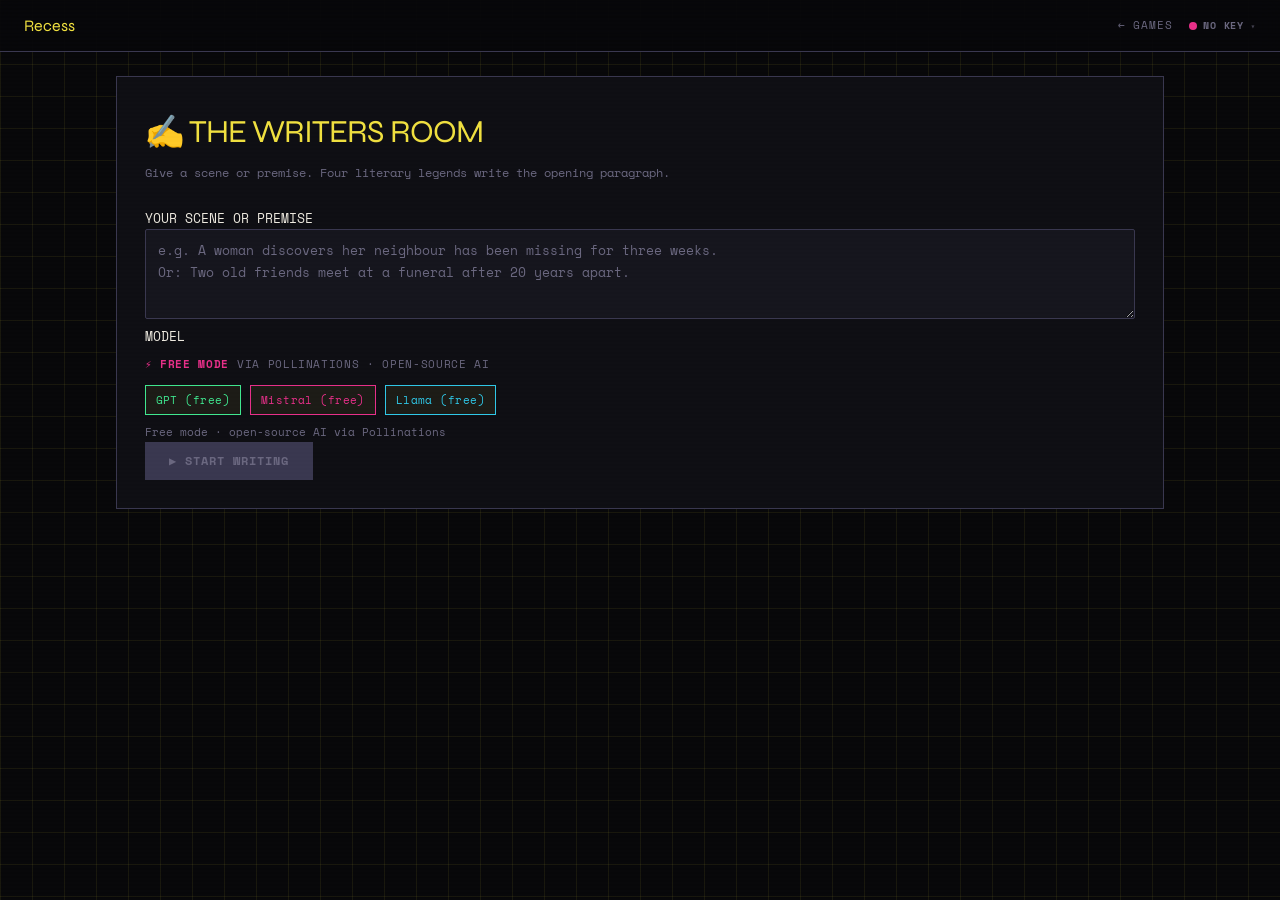
<file: games/writers-room.html>
<!DOCTYPE html>
<html lang="en">
<head>
  <meta charset="UTF-8">
  <meta name="viewport" content="width=device-width, initial-scale=1.0">
  <title>The Writers Room ✍️ Recess</title>
  <link rel="preconnect" href="https://fonts.googleapis.com">
  <link href="https://fonts.googleapis.com/css2?family=Space+Mono:wght@400;700&family=Syne:wght@800&display=swap" rel="stylesheet">
  <link rel="stylesheet" href="../css/arcade.css">
  <style>
    .writers-grid {
      display: grid;
      grid-template-columns: repeat(auto-fit, minmax(280px, 1fr));
      gap: 1px;
      background: var(--dim);
    }
    .writer-panel {
      background: var(--bg2);
      display: flex;
      flex-direction: column;
      min-height: 240px;
      transition: all 0.15s;
      position: relative;
    }
    .writer-panel.vote-mode { cursor: crosshair; }
    .writer-panel.vote-mode:hover { background: var(--bg3); }
    .writer-panel.winner { background: rgba(240,224,64,0.04); border: 1px solid var(--accent); }

    .vote-overlay {
      position: absolute; inset: 0;
      display: flex; align-items: center; justify-content: center;
      font-size: 10px; font-weight: 700; letter-spacing: 0.2em; color: var(--accent);
      opacity: 0; transition: opacity 0.15s; text-transform: uppercase;
      background: rgba(240,224,64,0.08);
    }
    .writer-panel.vote-mode:hover .vote-overlay { opacity: 1; }

    .panel-header {
      display: flex; align-items: center; gap: 0.5rem;
      padding: 0.75rem 1rem 0.5rem;
      border-bottom: 1px solid var(--dim);
    }
    .panel-emoji { font-size: 1.3rem; line-height: 1; }
    .panel-name { font-family: var(--display); font-size: 0.85rem; letter-spacing: -0.01em; }
    .panel-winner-badge {
      margin-left: auto;
      font-size: 9px; font-weight: 700; letter-spacing: 0.12em;
      color: var(--accent); background: rgba(240,224,64,0.1);
      border: 1px solid rgba(240,224,64,0.3);
      padding: 2px 6px; display: none;
    }
    .writer-panel.winner .panel-winner-badge { display: inline-block; }

    .panel-body {
      padding: 0.75rem 1rem;
      font-size: 13px;
      line-height: 1.9;
      flex: 1;
      color: var(--text);
      font-style: italic;
    }
    .panel-body .thinking {
      color: var(--dim); font-size: 11px; letter-spacing: 0.06em;
      font-style: normal;
      animation: blink 1s step-end infinite;
    }
    @keyframes blink { 0%,100%{opacity:1} 50%{opacity:0} }

    textarea.arcade-input { resize: vertical; min-height: 90px; line-height: 1.7; }
    .selector-note { font-size: 11px; color: var(--muted); margin-top: 0.5rem; }
  </style>
</head>
<body>
<div id="nav-root"></div>

<div id="no-key-overlay" class="no-key-overlay">
  <div class="no-key-card">
    <h2>FREE ROUND USED</h2>
    <p>You've used your free round. Enter an API key to keep playing — Gemini is completely free!</p>
    <a class="arcade-btn-primary" href="../index.html#key-entry">← GET A KEY</a>
    <a class="arcade-btn-ghost" href="../index.html" style="margin-top:0.5rem">← BACK TO LOBBY</a>
  </div>
</div>

<div class="game-page-wrap">

  <div id="setup" class="game-setup-card">
    <div class="game-title">✍️ THE WRITERS ROOM</div>
    <div class="game-tagline">Give a scene or premise. Four literary legends write the opening paragraph.</div>

    <div class="setup-section">
      <div class="setup-label">YOUR SCENE OR PREMISE</div>
      <textarea
        id="premise-input"
        class="arcade-input"
        placeholder="e.g. A woman discovers her neighbour has been missing for three weeks.&#10;Or: Two old friends meet at a funeral after 20 years apart."
        oninput="validateStart()"
      ></textarea>
    </div>

    <div class="setup-section">
      <div class="setup-label" style="margin-bottom:0.5rem">MODEL</div>
      <div id="model-selector"></div>
      <div id="model-note" class="selector-note"></div>
    </div>

    <button class="arcade-btn-primary" id="start-btn" onclick="startSession()" disabled>
      ▶ START WRITING
    </button>
  </div>

  <div id="game" style="display:none">
    <div id="writers-grid" class="writers-grid"></div>

    <div id="vote-section" class="vote-section" style="margin-top:2rem;display:none">
      <div class="vote-title">WHOSE PROSE WOULD YOU KEEP READING?</div>
      <div id="vote-grid" class="vote-grid"></div>
    </div>

    <div style="text-align:center;margin-top:2rem">
      <button class="arcade-btn-ghost" onclick="resetGame()">← NEW PREMISE</button>
    </div>
  </div>

</div>

<script src="../js/key-manager.js"></script>
<script src="../js/ai-client.js"></script>
<script src="../js/nav.js"></script>
<script>
const WRITERS = [
  {
    id: 'hemingway',
    name: 'Hemingway',
    emoji: '🥃',
    color: 'var(--accent)',
    systemPrompt: `You are Ernest Hemingway. Write a short opening paragraph for the given scene. Use short, declarative sentences. The iceberg theory: most meaning is beneath the surface. No adverbs. No sentimentality. Strong verbs. Nothing wasted. Write exactly one paragraph of 4–6 sentences.${NO_META}`,
  },
  {
    id: 'austen',
    name: 'Jane Austen',
    emoji: '🎩',
    color: 'var(--cyan)',
    systemPrompt: `You are Jane Austen. Write a short opening paragraph for the given scene. Observe social dynamics with precise irony. Use elegant, balanced sentences. Note what is unspoken between characters. Write exactly one paragraph of 4–6 sentences.${NO_META}`,
  },
  {
    id: 'hst',
    name: 'Hunter S. Thompson',
    emoji: '🦇',
    color: 'var(--pink)',
    systemPrompt: `You are Hunter S. Thompson writing gonzo journalism. Write a short opening paragraph for the given scene. First person, chaotic energy. The narrator is always somewhat implicated. Strange details matter. Reality is slightly unhinged. Write exactly one paragraph of 4–6 sentences.${NO_META}`,
  },
  {
    id: 'attenborough',
    name: 'David Attenborough',
    emoji: '🌿',
    color: 'var(--green)',
    systemPrompt: `You are David Attenborough narrating a nature documentary — but the subject is human beings. Write a short opening paragraph for the given scene as though narrating it for a wildlife documentary. Observe the humans with detached, scientific wonder. Use a calm, measured, slightly wondering tone. Write exactly one paragraph of 4–6 sentences.${NO_META}`,
  },
];

let _guard, _selector, _provider = null, _apiKey = null, _doneCount = 0;

window.addEventListener('DOMContentLoaded', () => {
  Nav.inject('game');
  _guard = KeyManager.guardPage();
  if (_guard === 'wall') return;
  document.getElementById('no-key-overlay').style.display = 'none';
  initSelector();
});

function initSelector() {
  _selector = buildModelSelector(
    document.getElementById('model-selector'),
    { min: 1, max: 1, personas: WRITERS, onChange: updateNote }
  );
  updateNote();
}

function updateNote() {
  const note = document.getElementById('model-note');
  if (_selector) note.textContent = _selector.getNote();
  validateStart();
}

function validateStart() {
  const p = document.getElementById('premise-input').value.trim();
  document.getElementById('start-btn').disabled = p.length < 10;
}

function startSession() {
  const premise = document.getElementById('premise-input').value.trim();
  if (!premise) return;

  const available = KeyManager.getAvailableProviders();
  if (available.length > 0) {
    _provider = available[0];
    _apiKey   = KeyManager.get(_provider);
  } else {
    _provider = 'free';
    _apiKey   = null;
    if (_guard !== 'free') return;
  }

  document.getElementById('setup').style.display = 'none';
  document.getElementById('game').style.display  = 'block';
  document.getElementById('vote-section').style.display = 'none';

  buildPanels();
  runWriters(premise);
}

function buildPanels() {
  document.getElementById('writers-grid').innerHTML = WRITERS.map(w => `
    <div class="writer-panel" id="panel-${w.id}" style="border-top:2px solid ${w.color}">
      <div class="panel-header">
        <span class="panel-emoji">${w.emoji}</span>
        <span class="panel-name" style="color:${w.color}">${w.name}</span>
        <span class="panel-winner-badge">★ BEST PROSE</span>
      </div>
      <div class="panel-body panel-content streaming" id="body-${w.id}"><span class="thinking">writing...</span></div>
      <div class="vote-overlay">▶ THIS ONE</div>
    </div>
  `).join('');
}

function runWriters(premise) {
  _doneCount = 0;
  const prompt = `Write an opening paragraph for this scene: ${premise}`;
  const buffers = {};
  WRITERS.forEach(w => { buffers[w.id] = ''; });

  const callbacks = WRITERS.map(w => ({
    onChunk(text) {
      buffers[w.id] += text;
      const el = document.getElementById(`body-${w.id}`);
      if (el) {
        const preview = (buffers[w.id].replace(/#{1,4}\s+[^\n]*/g,'').replace(/\n+/g,' ').trim()).replace(/&/g,'&amp;').replace(/</g,'&lt;').replace(/>/g,'&gt;');
        el.innerHTML = `<span class="sentence">${preview}&#9611;</span>`;
        el.scrollTop = el.scrollHeight;
      }
    },
    onDone(fullText) {
      const el = document.getElementById(`body-${w.id}`);
      if (el) {
        el.innerHTML = renderResponse(fullText || buffers[w.id]);
        el.classList.remove('streaming');
        el.classList.add('done');
      }
      _doneCount++;
      if (_doneCount === WRITERS.length) onAllDone();
    },
    onError(err) {
      const el = document.getElementById(`body-${w.id}`);
      if (el) {
        el.classList.remove('streaming');
        el.innerHTML = `<p style="color:var(--pink);font-size:11px;font-style:normal">Error: ${escHtml(String(err))}</p>`;
      }
      _doneCount++;
      if (_doneCount === WRITERS.length) onAllDone();
    },
  }));

  callAllPersonas(WRITERS, prompt, _apiKey, _provider, callbacks);
}

function onAllDone() {
  if (_guard === 'free') KeyManager.markFreeUsed();

  const voteSection = document.getElementById('vote-section');
  voteSection.style.display = 'block';

  document.getElementById('vote-grid').innerHTML = WRITERS.map(w => `
    <button class="arcade-btn-ghost" onclick="vote('${w.id}')"
      style="border-color:${w.color};color:${w.color}">
      ${w.emoji} ${w.name}
    </button>
  `).join('');

  WRITERS.forEach(w => {
    const panel = document.getElementById(`panel-${w.id}`);
    if (panel) {
      panel.classList.add('vote-mode');
      panel.onclick = () => vote(w.id);
    }
  });
}

function vote(writerId) {
  WRITERS.forEach(w => {
    const panel = document.getElementById(`panel-${w.id}`);
    if (panel) {
      panel.classList.remove('vote-mode', 'winner');
      panel.onclick = null;
      if (w.id === writerId) panel.classList.add('winner');
    }
  });
  document.getElementById('vote-section').style.display = 'none';
}

function resetGame() {
  document.getElementById('setup').style.display = 'block';
  document.getElementById('game').style.display  = 'none';
  document.getElementById('premise-input').value = '';
  validateStart();
}

function escHtml(str) {
  return str.replace(/&/g,'&amp;').replace(/</g,'&lt;').replace(/>/g,'&gt;');
}
</script>
</body>
</html>
</file>
<file: css/arcade.css>
/* ═══════════════════════════════════════════════════════════
   plugai arcade — shared design system
   ═══════════════════════════════════════════════════════════ */

/* ─── TOKENS ──────────────────────────────────────────────── */
:root {
  --bg:      #08080a;
  --bg2:     #0f0f14;
  --bg3:     #16161e;
  --bg4:     #1e1e28;
  --text:    #eeeae0;
  --muted:   #6b6880;
  --dim:     #3a3850;
  --accent:  #f0e040;
  --pink:    #e8308a;
  --cyan:    #30c8e8;
  --green:   #40e890;
  --mono:    'Space Mono', monospace;
  --display: 'Syne', sans-serif;
  --radius:  2px;
}

/* ─── RESET ───────────────────────────────────────────────── */
*, *::before, *::after { box-sizing: border-box; margin: 0; padding: 0; }
html { font-size: 16px; scroll-behavior: smooth; }

body {
  background: var(--bg);
  color: var(--text);
  font-family: var(--mono);
  font-size: 13px;
  line-height: 1.7;
  cursor: crosshair;
  min-height: 100vh;
  overflow-x: hidden;
  animation: crt-flicker 8s ease-in-out infinite;
}

@keyframes crt-flicker {
  0%, 95%, 100% { opacity: 1; }
  96%           { opacity: 0.97; }
  97%           { opacity: 1; }
  98%           { opacity: 0.98; }
}

/* ─── CRT SCANLINES ───────────────────────────────────────── */
body::after {
  content: '';
  position: fixed;
  inset: 0;
  background: repeating-linear-gradient(
    0deg,
    transparent,
    transparent 2px,
    rgba(0,0,0,0.01) 2px,
    rgba(0,0,0,0.01) 4px
  );
  pointer-events: none;
  z-index: 9998;
  opacity: 0.5;
}

/* ─── PIXEL GRID ──────────────────────────────────────────── */
body::before {
  content: '';
  position: fixed;
  inset: 0;
  background-image:
    linear-gradient(rgba(240,224,64,0.08) 1px, transparent 1px),
    linear-gradient(90deg, rgba(240,224,64,0.08) 1px, transparent 1px);
  background-size: 32px 32px;
  pointer-events: none;
  z-index: 0;
}

/* ─── TYPOGRAPHY ──────────────────────────────────────────── */
h1, h2, h3 { font-family: var(--display); letter-spacing: -0.03em; }
a { color: inherit; text-decoration: none; cursor: crosshair; }
button, select, input, textarea { cursor: crosshair; }

.label {
  font-family: var(--mono);
  font-size: 10px;
  font-weight: 700;
  letter-spacing: 0.15em;
  text-transform: uppercase;
  color: var(--muted);
}

/* ─── BUTTONS ─────────────────────────────────────────────── */
.arcade-btn-primary {
  display: inline-flex;
  align-items: center;
  justify-content: center;
  gap: 0.4rem;
  padding: 0.65rem 1.5rem;
  background: var(--accent);
  color: var(--bg);
  border: none;
  font-family: var(--mono);
  font-size: 12px;
  font-weight: 700;
  letter-spacing: 0.08em;
  text-transform: uppercase;
  cursor: crosshair;
  clip-path: polygon(0 0, calc(100% - 10px) 0, 100% 10px, 100% 100%, 10px 100%, 0 calc(100% - 10px));
  transition: background 0.15s, color 0.15s;
  text-decoration: none;
  white-space: nowrap;
}
.arcade-btn-primary:hover { background: #ffffff; color: var(--bg); }
.arcade-btn-primary:disabled {
  background: var(--dim);
  color: var(--muted);
  clip-path: none;
  cursor: not-allowed;
}

.arcade-btn-ghost {
  display: inline-flex;
  align-items: center;
  justify-content: center;
  gap: 0.4rem;
  padding: 0.65rem 1.5rem;
  background: transparent;
  color: var(--muted);
  border: 1px solid var(--dim);
  font-family: var(--mono);
  font-size: 12px;
  font-weight: 700;
  letter-spacing: 0.08em;
  text-transform: uppercase;
  cursor: crosshair;
  transition: border-color 0.15s, color 0.15s;
  text-decoration: none;
  white-space: nowrap;
}
.arcade-btn-ghost:hover { border-color: var(--muted); color: var(--text); }
.arcade-btn-ghost:disabled { opacity: 0.4; cursor: not-allowed; }

/* ─── INPUTS ──────────────────────────────────────────────── */
.arcade-input {
  background: var(--bg3);
  border: 1px solid var(--dim);
  color: var(--text);
  font-family: var(--mono);
  font-size: 13px;
  padding: 9px 12px;
  outline: none;
  width: 100%;
  transition: border-color 0.15s;
  border-radius: var(--radius);
}
.arcade-input:focus { border-color: var(--accent); }
.arcade-input::placeholder { color: var(--muted); }

.arcade-select {
  background: var(--bg3);
  border: 1px solid var(--dim);
  color: var(--text);
  font-family: var(--mono);
  font-size: 12px;
  padding: 9px 12px;
  outline: none;
  transition: border-color 0.15s;
  border-radius: var(--radius);
  appearance: none;
  background-image: url("data:image/svg+xml,%3Csvg xmlns='http://www.w3.org/2000/svg' width='10' height='6'%3E%3Cpath d='M0 0l5 6 5-6z' fill='%236b6880'/%3E%3C/svg%3E");
  background-repeat: no-repeat;
  background-position: right 12px center;
  padding-right: 32px;
}
.arcade-select:focus { border-color: var(--accent); }

/* ─── TAGS ────────────────────────────────────────────────── */
.arcade-tag {
  display: inline-flex;
  align-items: center;
  padding: 2px 8px;
  background: rgba(240,224,64,0.1);
  border: 1px solid rgba(240,224,64,0.25);
  color: var(--accent);
  font-family: var(--mono);
  font-size: 10px;
  font-weight: 700;
  letter-spacing: 0.12em;
  text-transform: uppercase;
  border-radius: var(--radius);
}
.arcade-tag.pink {
  background: rgba(232,48,138,0.1);
  border-color: rgba(232,48,138,0.25);
  color: var(--pink);
}
.arcade-tag.green {
  background: rgba(64,232,144,0.1);
  border-color: rgba(64,232,144,0.25);
  color: var(--green);
}
.arcade-tag.cyan {
  background: rgba(48,200,232,0.1);
  border-color: rgba(48,200,232,0.25);
  color: var(--cyan);
}
.arcade-tag.muted {
  background: rgba(58,56,80,0.4);
  border-color: var(--dim);
  color: var(--muted);
}

/* ─── CARDS ───────────────────────────────────────────────── */
.arcade-card {
  background: var(--bg2);
  border: 1px solid var(--dim);
  border-radius: var(--radius);
}

/* ─── NAV ─────────────────────────────────────────────────── */
#nav-root nav,
nav.arcade-nav {
  position: sticky;
  top: 0;
  z-index: 500;
  display: flex;
  align-items: center;
  gap: 1rem;
  padding: 0 1.5rem;
  height: 52px;
  background: rgba(8,8,10,0.9);
  backdrop-filter: blur(12px);
  border-bottom: 1px solid var(--dim);
}

.nav-logo {
  display: flex;
  align-items: center;
  gap: 0.3rem;
  text-decoration: none;
}
.nav-logo-plug { font-family: var(--display); font-size: 1rem; color: var(--accent); }
.nav-logo-ai   { font-family: var(--display); font-size: 1rem; color: var(--text); }
.nav-logo-tag  {
  font-size: 9px; font-weight: 700; letter-spacing: 0.15em;
  color: var(--bg); background: var(--accent);
  padding: 1px 5px; text-transform: uppercase; margin-left: 2px;
}

.nav-spacer { flex: 1; }

.nav-key-status {
  display: flex;
  align-items: center;
  gap: 0.4rem;
  font-size: 10px;
  font-weight: 700;
  letter-spacing: 0.08em;
  text-transform: uppercase;
  color: var(--muted);
  background: transparent;
  border: none;
  cursor: pointer;
  padding: 0;
  font-family: var(--mono);
}
.nav-key-status:hover { color: var(--text); }
.nav-key-status-text { color: inherit; }
.nav-key-caret { font-size: 8px; opacity: 0.6; }

/* Mini vault dropdown */
.nav-vault-dropdown {
  position: absolute;
  top: calc(100% + 8px);
  right: 0;
  min-width: 220px;
  background: var(--bg2);
  border: 1px solid var(--dim);
  padding: 0.5rem 0;
  z-index: 1000;
  box-shadow: 0 8px 24px rgba(0,0,0,0.4);
}
.nav-vault-row {
  display: flex;
  align-items: center;
  gap: 0.4rem;
  padding: 0.35rem 0.75rem;
  font-size: 11px;
}
.nav-vault-dot {
  width: 6px; height: 6px; border-radius: 50%;
  background: var(--dim); flex-shrink: 0;
}
.nav-vault-dot.active { background: var(--green); }
.nav-vault-name {
  font-weight: 700;
  letter-spacing: 0.06em;
  font-size: 10px;
  text-transform: uppercase;
  min-width: 60px;
}
.nav-vault-mask {
  flex: 1;
  font-family: var(--mono);
  font-size: 10px;
  color: var(--muted);
}
.nav-vault-remove {
  background: transparent;
  border: none;
  color: var(--dim);
  cursor: pointer;
  font-size: 10px;
  padding: 0 0.2rem;
  transition: color 0.15s;
}
.nav-vault-remove:hover { color: var(--pink); }
.nav-vault-empty {
  padding: 0.4rem 0.75rem;
  font-size: 11px;
  color: var(--dim);
  font-style: italic;
}
.nav-vault-add-link {
  display: block;
  padding: 0.4rem 0.75rem;
  font-size: 10px;
  letter-spacing: 0.08em;
  text-transform: uppercase;
  color: var(--accent);
  border-top: 1px solid var(--dim);
  margin-top: 0.25rem;
  padding-top: 0.5rem;
}
.nav-vault-add-link:hover { opacity: 0.7; }
@keyframes pulse-red {
  0%,100% { box-shadow: 0 0 0 0 rgba(232,48,138,0); }
  50%      { box-shadow: 0 0 0 4px rgba(232,48,138,0.3); }
}
.nav-dot-pulse-red { animation: pulse-red 1.5s ease-in-out infinite; }
.nav-dot {
  width: 8px; height: 8px;
  border-radius: 50%;
  background: var(--dim);
  flex-shrink: 0;
  transition: background 0.3s;
}
.nav-dot.on   { background: var(--green); box-shadow: 0 0 6px var(--green); }
.nav-dot.free { background: var(--pink);  box-shadow: 0 0 6px var(--pink); animation: pulse-free 2s ease-in-out infinite; }
@keyframes pulse-free {
  0%,100% { box-shadow: 0 0 0 0 rgba(232,48,138,0); }
  50%      { box-shadow: 0 0 0 4px rgba(232,48,138,0.35); }
}
.nav-dot.off {
  background: var(--pink);
  animation: pulse-red 1.5s ease-in-out infinite;
}
@keyframes pulse-red {
  0%,100% { box-shadow: 0 0 0 0 rgba(232,48,138,0); }
  50%      { box-shadow: 0 0 0 4px rgba(232,48,138,0.3); }
}

/* ── ACTIVE PROVIDER PILLS ─────────────────────────────────── */
.nav-providers {
  display: flex; align-items: center; gap: 0.4rem; flex-wrap: wrap;
}
.nav-provider-pill {
  display: inline-flex; align-items: center; gap: 0.25rem;
  font-size: 10px; font-weight: 700; letter-spacing: 0.08em; text-transform: uppercase;
  color: var(--green);
  background: rgba(64,232,144,0.08);
  border: 1px solid rgba(64,232,144,0.25);
  padding: 2px 7px 2px 5px;
}
.nav-provider-dot {
  width: 5px; height: 5px; border-radius: 50%;
  background: var(--green); flex-shrink: 0;
}
.nav-free-label {
  font-size: 10px; font-weight: 700; letter-spacing: 0.08em;
  color: var(--pink); text-transform: uppercase;
}

.nav-change-key {
  font-size: 10px; color: var(--muted);
  letter-spacing: 0.1em; text-transform: uppercase;
  border-bottom: 1px solid transparent;
  cursor: crosshair;
}
.nav-change-key:hover { color: var(--text); border-color: var(--dim); }

/* ── GAME MODE BADGE ────────────────────────────────────────── */
.game-mode-badge {
  display: inline-block;
  font-size: 9px; font-weight: 700; letter-spacing: 0.12em; text-transform: uppercase;
  padding: 2px 6px; border: 1px solid;
  margin-bottom: 0.4rem;
}
.game-mode-vs      { color: var(--pink);   border-color: rgba(232,48,138,0.35); background: rgba(232,48,138,0.08); }
.game-mode-arena   { color: var(--cyan);   border-color: rgba(48,200,232,0.35); background: rgba(48,200,232,0.08); }
.game-mode-persona { color: var(--accent); border-color: rgba(240,224,64,0.35); background: rgba(240,224,64,0.08); }

.nav-back-link {
  font-size: 11px; color: var(--muted);
  letter-spacing: 0.08em; text-transform: uppercase;
  display: flex; align-items: center; gap: 0.3rem;
  transition: color 0.15s;
}
.nav-back-link:hover { color: var(--accent); }

/* ─── GAME PANELS ─────────────────────────────────────────── */
.game-panel {
  background: var(--bg2);
  border: 1px solid var(--dim);
  display: flex;
  flex-direction: column;
  min-height: 280px;
  transition: border-color 0.2s, box-shadow 0.2s;
}
.game-panel.streaming {
  border-color: var(--accent);
  box-shadow: 0 0 0 1px rgba(240,224,64,0.15);
}
.game-panel.done { border-color: var(--dim); }
.game-panel.selected {
  border-color: var(--accent);
  background: rgba(240,224,64,0.03);
}

.panel-header {
  padding: 0.6rem 1rem;
  border-bottom: 1px solid var(--dim);
  display: flex;
  align-items: center;
  justify-content: space-between;
  gap: 0.5rem;
  flex-shrink: 0;
}
.panel-model-label {
  font-size: 11px;
  font-weight: 700;
  letter-spacing: 0.1em;
  text-transform: uppercase;
}

.panel-body {
  flex: 1;
  padding: 1rem;
  font-size: 13px;
  line-height: 1.75;
  color: var(--text);
  overflow-y: auto;
  white-space: pre-wrap;
  word-break: break-word;
}

.panel-thinking {
  color: var(--muted);
  font-style: italic;
  font-size: 12px;
  display: flex;
  align-items: center;
  gap: 0.4rem;
}

/* streaming cursor */
.stream-cursor {
  display: inline-block;
  width: 7px; height: 13px;
  background: var(--accent);
  vertical-align: text-bottom;
  animation: blink-cursor 0.7s step-end infinite;
}
@keyframes blink-cursor { 50% { opacity: 0; } }

/* thinking dots */
.thinking-dots span {
  display: inline-block;
  animation: dot-bounce 1.2s ease-in-out infinite;
}
.thinking-dots span:nth-child(2) { animation-delay: 0.2s; }
.thinking-dots span:nth-child(3) { animation-delay: 0.4s; }
@keyframes dot-bounce {
  0%,60%,100% { transform: translateY(0); }
  30%          { transform: translateY(-3px); }
}

/* ─── MODEL BADGE ─────────────────────────────────────────── */
.model-badge {
  display: inline-flex;
  align-items: center;
  padding: 1px 6px;
  font-size: 9px;
  font-weight: 700;
  letter-spacing: 0.1em;
  text-transform: uppercase;
  border-radius: 2px;
}

/* ─── RESULT OVERLAY ──────────────────────────────────────── */
.result-overlay {
  position: fixed;
  inset: 0;
  background: rgba(0,0,0,0.88);
  z-index: 900;
  display: none;
  place-items: center;
  padding: 1rem;
}
.result-overlay.visible { display: grid; }

.result-card {
  background: var(--bg2);
  border: 1px solid var(--dim);
  border-top: 3px solid var(--accent);
  padding: 2.5rem;
  max-width: 520px;
  width: 100%;
  text-align: center;
  position: relative;
}

.result-game-tag {
  margin-bottom: 1rem;
}
.result-headline {
  font-family: var(--display);
  font-size: 2rem;
  letter-spacing: -0.03em;
  margin-bottom: 0.5rem;
  color: var(--accent);
}
.result-body {
  font-size: 13px;
  color: var(--muted);
  line-height: 1.7;
  margin-bottom: 1.75rem;
  max-height: 120px;
  overflow: hidden;
}
.result-actions {
  display: flex;
  gap: 0.75rem;
  justify-content: center;
  flex-wrap: wrap;
}

/* ─── SECTION HELPER ──────────────────────────────────────── */
.section {
  position: relative;
  z-index: 1;
}

/* ─── NO KEY GUARD ────────────────────────────────────────── */
.no-key-overlay {
  position: fixed;
  inset: 0;
  background: rgba(8,8,10,0.97);
  z-index: 800;
  display: none;
  place-items: center;
  padding: 1rem;
}
.no-key-overlay.visible { display: grid; }
.no-key-card {
  background: var(--bg2);
  border: 1px solid var(--dim);
  border-top: 3px solid var(--pink);
  padding: 2.5rem;
  max-width: 400px;
  width: 100%;
  text-align: center;
}
.no-key-card h2 {
  font-family: var(--display);
  font-size: 1.5rem;
  color: var(--pink);
  margin-bottom: 0.75rem;
}
.no-key-card p {
  font-size: 12px;
  color: var(--muted);
  margin-bottom: 1.5rem;
  line-height: 1.7;
}

/* ─── PRESET CHIPS ────────────────────────────────────────── */
.preset-chips {
  display: flex;
  flex-wrap: wrap;
  gap: 0.4rem;
  margin-bottom: 0.6rem;
}
.preset-chip {
  padding: 0.25rem 0.7rem;
  border: 1px solid var(--dim);
  background: transparent;
  color: var(--muted);
  font-family: var(--mono);
  font-size: 11px;
  cursor: crosshair;
  transition: all 0.15s;
  clip-path: polygon(4px 0%, 100% 0%, calc(100% - 4px) 100%, 0% 100%);
}
.preset-chip:hover, .preset-chip.active {
  border-color: var(--accent);
  color: var(--accent);
  background: rgba(240,224,64,0.06);
}

/* ─── GAME PAGE LAYOUT ────────────────────────────────────── */
.game-page-wrap {
  position: relative;
  z-index: 1;
  max-width: 1080px;
  margin: 0 auto;
  padding: 1.5rem 1rem 5rem;
}

.game-setup-card {
  background: var(--bg2);
  border: 1px solid var(--dim);
  padding: 1.75rem;
  margin-bottom: 1.5rem;
}

.game-title {
  font-family: var(--display);
  font-size: 2rem;
  letter-spacing: -0.03em;
  color: var(--accent);
  margin-bottom: 0.2rem;
}
.game-tagline {
  font-size: 12px;
  color: var(--muted);
  margin-bottom: 1.5rem;
}

.form-group { margin-bottom: 1.25rem; }
.form-label {
  display: block;
  font-size: 10px;
  font-weight: 700;
  letter-spacing: 0.15em;
  text-transform: uppercase;
  color: var(--muted);
  margin-bottom: 0.45rem;
}

/* ─── MODEL CHECKBOXES ────────────────────────────────────── */
.model-check-grid {
  display: flex;
  flex-wrap: wrap;
  gap: 0.5rem;
}
.model-check-item {
  display: flex;
  align-items: center;
  gap: 0.5rem;
  padding: 0.5rem 0.85rem;
  border: 1px solid var(--dim);
  background: var(--bg3);
  cursor: crosshair;
  font-size: 11px;
  transition: all 0.15s;
  user-select: none;
}
.model-check-item input[type=checkbox] {
  accent-color: var(--accent);
  width: 13px; height: 13px;
  cursor: crosshair;
}
.model-check-item:has(input:checked) {
  border-color: var(--accent);
  background: rgba(240,224,64,0.06);
  color: var(--accent);
}
.model-check-item:hover { border-color: var(--muted); }

/* ─── SECTION DIVIDER ─────────────────────────────────────── */
.section-divider {
  border: none;
  border-top: 1px solid var(--dim);
  margin: 2.5rem 0;
}

/* ─── ERROR TOAST ─────────────────────────────────────────── */
#error-toast {
  position: fixed;
  bottom: 1.5rem;
  left: 50%;
  transform: translateX(-50%);
  background: #2a0815;
  border: 1px solid var(--pink);
  color: var(--pink);
  padding: 0.6rem 1.25rem;
  font-size: 11px;
  z-index: 1000;
  opacity: 0;
  transition: opacity 0.25s;
  pointer-events: none;
  max-width: 90vw;
  text-align: center;
  font-family: var(--mono);
}
#error-toast.show { opacity: 1; }

/* ─── VOTE SECTION ────────────────────────────────────────── */
.vote-section {
  background: var(--bg2);
  border: 1px solid var(--dim);
  padding: 1.5rem;
  margin-top: 1rem;
  text-align: center;
  display: none;
}
.vote-section.visible { display: block; }
.vote-title {
  font-family: var(--display);
  font-size: 1.1rem;
  margin-bottom: 1rem;
  color: var(--text);
}
.vote-grid {
  display: flex;
  gap: 0.75rem;
  justify-content: center;
  flex-wrap: wrap;
}

/* ─── PANEL CONTENT TYPOGRAPHY ───────────────────────────── */
/* ── PANEL CONTENT CONTAINER ──────────────────────────────── */
.panel-content {
  font-family: var(--mono);
  font-size: 13px;
  line-height: 1.85;
  color: #9a9690;
  padding: 1.5rem;
  overflow-y: auto;
}
/* Streaming state — content still loading */
.panel-content.streaming .sentence:last-child::after {
  content: '▋';
  color: #f0e040;
  animation: blink-cursor 0.9s step-end infinite;
  margin-left: 2px;
}
@keyframes blink-cursor {
  0%, 100% { opacity: 1; }
  50%       { opacity: 0; }
}
/* Done state — fade in to settle */
.panel-content.done {
  animation: fadeSettle 0.3s ease forwards;
}
@keyframes fadeSettle {
  from { opacity: 0.85; }
  to   { opacity: 1; }
}

/* ── SENTENCE STRUCTURE ───────────────────────────────────── */
.sentence {
  display: block;
  font-family: var(--mono);
  font-size: 13px;
  line-height: 1.85;
  color: #9a9690;
  margin-bottom: 0.6rem;
}
.sentence:last-child { margin-bottom: 0; }

/* HOOK — first sentence: brightest, largest, separated */
.sentence.hook {
  font-size: 14px;
  color: #ddd9ce;
  font-weight: 700;
  line-height: 1.7;
  margin-bottom: 0.85rem;
  padding-bottom: 0.85rem;
  border-bottom: 1px solid #1e1e28;
}

/* CLOSER — last sentence: bright, bold, separated from body */
.sentence.closer {
  color: #eeeae0;
  font-weight: 700;
  margin-top: 0.85rem;
  padding-top: 0.85rem;
  border-top: 1px solid #1e1e28;
  margin-bottom: 0;
}

/* CALLOUT — the longest/most important sentence */
.callout {
  display: block;
  margin: 0.75rem 0;
  padding: 0.6rem 1rem;
  border-left: 2px solid #f0e040;
  background: rgba(240, 224, 64, 0.04);
  color: #c8c4b8;
  font-size: 12px;
  line-height: 1.75;
  font-family: var(--mono);
}

/* ── HIGHLIGHT CLASSES ────────────────────────────────────── */
.hl-yellow { color: #f0e040; font-weight: 700; }
.hl-cyan   { color: #30c8e8; }
.hl-pink   { color: #e8308a; }
.hl-green  { color: #40e890; }
.hl-dim    { color: #6b6880; font-style: italic; }

/* Inline code — still useful within highlights */
.panel-content code,
.sentence code {
  color: #40e890;
  background: rgba(64, 232, 144, 0.08);
  padding: 1px 5px;
  font-size: 12px;
}

/* Haiku panels — centered, spare, dramatic */
.haiku-panel .panel-content,
.haiku-text.panel-content {
  text-align: center;
  padding: 1.5rem;
}
.haiku-panel .sentence,
.haiku-text.panel-content .sentence {
  font-size: 15px;
  line-height: 2.4;
  letter-spacing: 0.04em;
  color: #ddd9ce;
  text-align: center;
  border: none;
  padding: 0;
}
.haiku-panel .sentence.hook,
.haiku-panel .sentence.closer {
  font-size: 15px;
  color: #ddd9ce;
  border: none;
  padding: 0;
  margin: 0 0 0.5rem 0;
}

/* Therapist panels — warmer closer */
.therapist-panel .sentence.hook { color: #e8d9a8; }
.therapist-panel .sentence.closer { color: #f5e9c0; }
.therapist-panel .hl-yellow { color: #fbbf24; }

/* Writers room — editorial italic feel */
.writer-panel .panel-content { padding: 1.5rem; }
.writer-panel .sentence { font-style: italic; color: #d4d0c6; }
.writer-panel .sentence.hook { color: #eeeae0; font-style: italic; }
.writer-panel .sentence.closer { color: #f0ece4; font-style: italic; }
.writer-panel .callout { font-style: normal; }

/* ─── SMART MODEL / PERSONA SELECTOR ─────────────────────── */
.selector-free-notice {
  display: flex;
  align-items: center;
  font-size: 11px;
  letter-spacing: 0.06em;
  text-transform: uppercase;
}
.selector-model-chip,
.selector-persona-chip {
  display: inline-flex;
  align-items: center;
  gap: 0.3rem;
  padding: 0.3rem 0.6rem;
  border: 1px solid var(--dim);
  font-size: 11px;
  letter-spacing: 0.04em;
  cursor: pointer;
  transition: all 0.15s;
  user-select: none;
  margin: 0.2rem 0.2rem 0 0;
}
.selector-model-chip:has(input:checked),
.selector-persona-chip:has(input:checked) {
  border-color: var(--accent);
  color: var(--accent);
  background: rgba(240,224,64,0.06);
}
.selector-model-chip:hover,
.selector-persona-chip:hover { border-color: var(--accent); opacity: 0.8; }

.selector-model-list,
.selector-persona-list { display: flex; flex-wrap: wrap; }

.selector-mode-toggle {
  display: flex;
  gap: 0.3rem;
}
.sel-mode-btn {
  font-family: var(--mono);
  font-size: 10px;
  letter-spacing: 0.1em;
  text-transform: uppercase;
  background: transparent;
  border: 1px solid var(--dim);
  color: var(--muted);
  padding: 0.2rem 0.6rem;
  cursor: pointer;
  transition: all 0.15s;
}
.sel-mode-btn.active,
.sel-mode-btn:hover {
  border-color: var(--accent);
  color: var(--accent);
  background: rgba(240,224,64,0.06);
}

/* Persona panel borders */
.panel-border-cbt      { border-color: var(--cyan) !important; }
.panel-border-stoic    { border-color: var(--dim) !important; }
.panel-border-hype     { border-color: var(--green) !important; }
.panel-border-brutal   { border-color: var(--pink) !important; }
.panel-border-freudian { border-color: #9b59b6 !important; }

/* ─── RESPONSIVE ──────────────────────────────────────────── */
@media (max-width: 768px) {
  .game-panel { min-height: 180px; }
  .result-headline { font-size: 1.4rem; }
  .result-card { padding: 1.5rem; }
}
</file>
